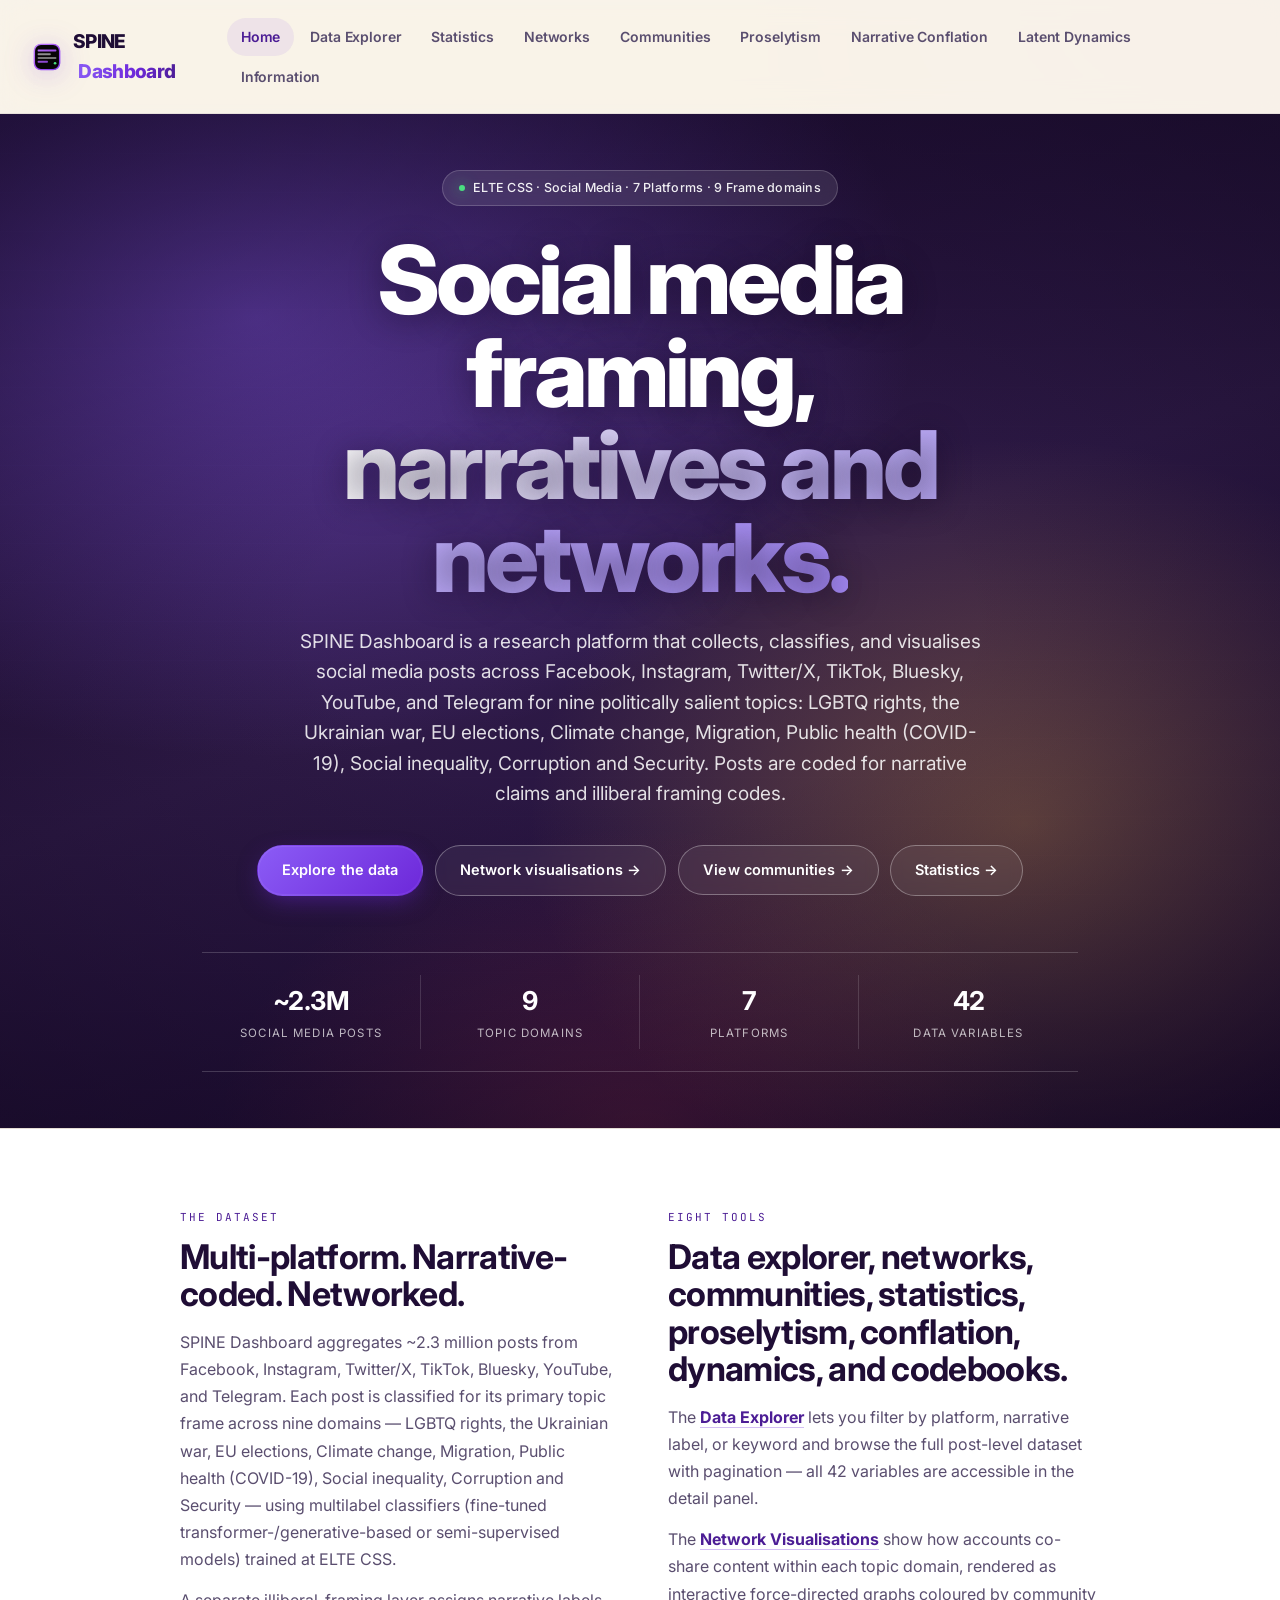
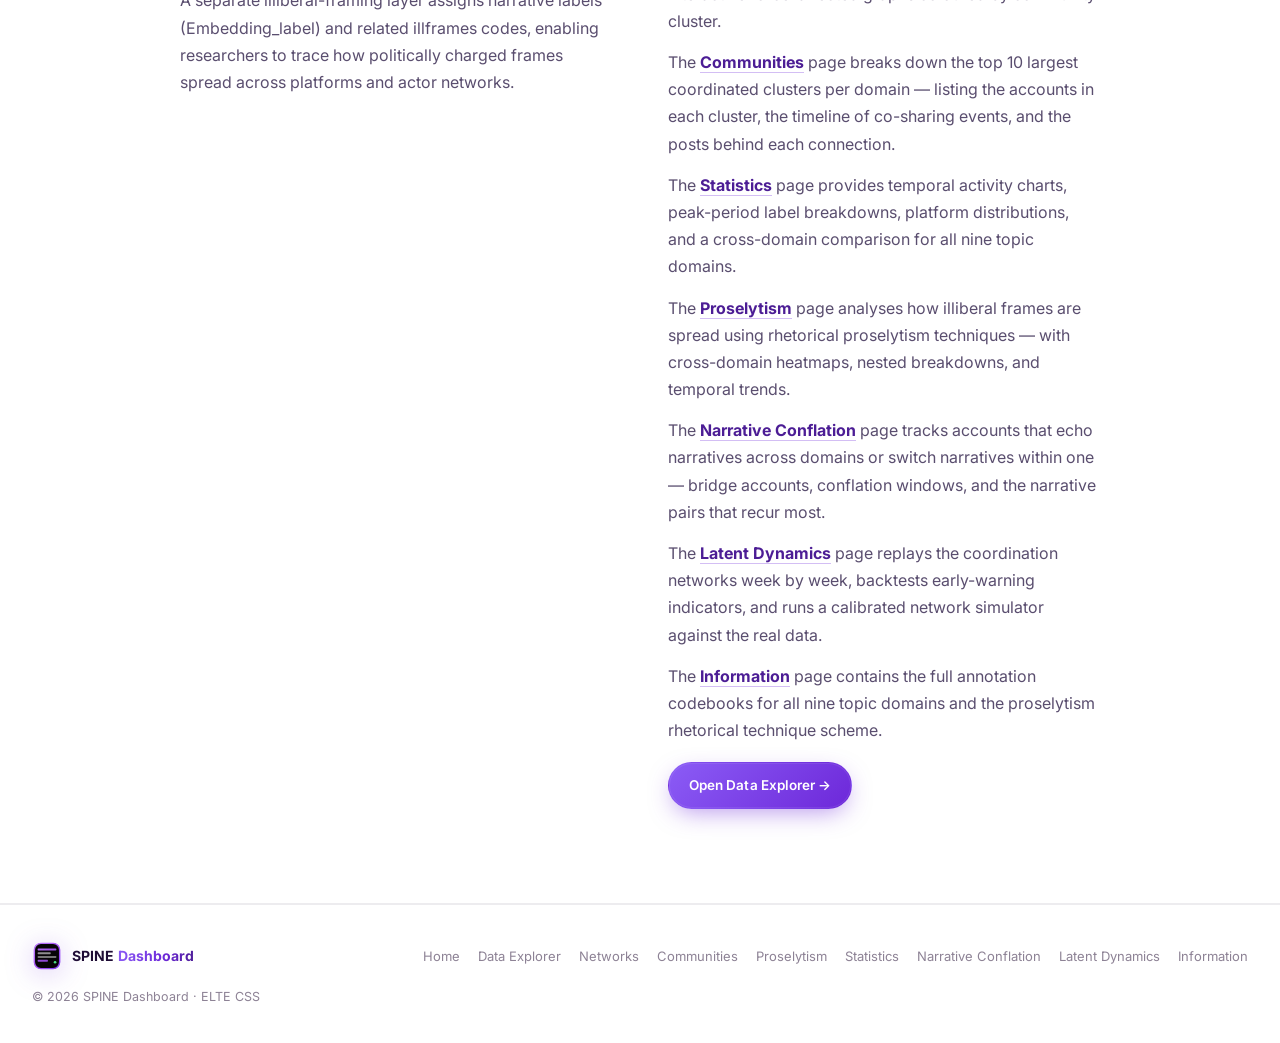
<file: index.html>
<!doctype html>
<html lang="en">
  <head>
    <meta charset="utf-8" />
    <meta name="viewport" content="width=device-width, initial-scale=1" />
    <title>SPINE Dashboard — Social Media Agenda-Setting Research Platform</title>
    <meta name="description" content="SPINE Dashboard is a social media research platform by ELTE CSS — ~2.4M posts across 7 platforms, coded for 9 topic domains including LGBTQ, Ukrainian war, EU elections, climate, and migration." />
    <link rel="icon" type="image/svg+xml" href="favicon.svg" />
    <meta name="theme-color" content="#f8f3e9" />
    <link rel="preconnect" href="https://fonts.googleapis.com" />
    <link rel="preconnect" href="https://fonts.gstatic.com" crossorigin />
    <link href="https://fonts.googleapis.com/css2?family=Inter:wght@300;400;500;600;700;800&family=JetBrains+Mono:wght@400;500&display=swap" rel="stylesheet" />
    <link rel="stylesheet" href="styles.css?v=2" />
      <script src="spine-config.js"></script>
    <script src="spine-data.js"></script>
  </head>
  <body>
    <header class="nav">
      <a href="index.html" class="logo" aria-label="SPINE Dashboard home">
        <img src="favicon.svg" class="logo-mark" alt="" aria-hidden="true" width="30" height="30" />
        <span class="logo-text"><span class="logo-prefix">SPINE</span><span class="logo-suffix">Dashboard</span></span>
      </a>
      <nav class="nav-links" aria-label="Main">
        <a href="index.html">Home</a>
        <a href="data-explorer.html">Data Explorer</a>
        <a href="statistics.html">Statistics</a>
        <a href="networks.html">Networks</a>
        <a href="communities.html">Communities</a>
        <a href="proselytism.html">Proselytism</a>
        <a href="narrative-conflation.html">Narrative Conflation</a>
        <a href="latent-dynamics.html">Latent Dynamics</a>
        <a href="information.html">Information</a>
      </nav>
    </header>

    <main>
      <section class="home-hero">
        <div class="home-hero-bg" aria-hidden="true"></div>
        <div class="home-hero-content">
          <div class="home-eyebrow">
            <span class="dot"></span> ELTE CSS · Social Media · 7 Platforms · 9 Frame domains
          </div>
          <h1 class="home-title">
            Social media framing,<br />
            <span class="gradient-text">narratives and networks.</span>
          </h1>
          <p class="home-sub">
            SPINE Dashboard is a research platform that collects, classifies, and visualises
            social media posts across Facebook, Instagram, Twitter/X, TikTok, Bluesky, YouTube,
            and Telegram for nine politically salient topics: LGBTQ rights, the Ukrainian war,
            EU elections, Climate change, Migration, Public health (COVID-19), Social inequality,
            Corruption and Security.
            Posts are coded for narrative claims and illiberal framing codes.
          </p>
          <div class="home-cta">
            <a href="data-explorer.html" class="btn btn-primary">Explore the data</a>
            <a href="networks.html" class="btn btn-ghost-on-photo">Network visualisations →</a>
            <a href="communities.html" class="btn btn-ghost-on-photo">View communities →</a>
            <a href="statistics.html" class="btn btn-ghost-on-photo">Statistics →</a>
          </div>

          <div class="home-stats">
            <div class="stat">
              <div class="stat-num">~2.3M</div>
              <div class="stat-label">Social media posts</div>
            </div>
            <div class="stat">
              <div class="stat-num">9</div>
              <div class="stat-label">Topic domains</div>
            </div>
            <div class="stat">
              <div class="stat-num">7</div>
              <div class="stat-label">Platforms</div>
            </div>
            <div class="stat">
              <div class="stat-num">42</div>
              <div class="stat-label">Data variables</div>
            </div>
          </div>
        </div>
      </section>

      <section class="home-strip">
        <div class="home-strip-inner">
          <div class="reveal">
            <div class="label">The dataset</div>
            <h2>Multi-platform. Narrative-coded. Networked.</h2>
            <p>
              SPINE Dashboard aggregates ~2.3 million posts from Facebook, Instagram, Twitter/X,
              TikTok, Bluesky, YouTube, and Telegram. Each post is classified for its primary
              topic frame across nine domains — LGBTQ rights, the Ukrainian war, EU elections,
              Climate change, Migration, Public health (COVID-19), Social inequality, Corruption
              and Security — using multilabel classifiers (fine-tuned transformer-/generative-based
              or semi-supervised models) trained at ELTE CSS.
            </p>
            <p>
              A separate illiberal-framing layer assigns narrative labels
              (Embedding_label) and related illframes codes, enabling researchers to
              trace how politically charged frames spread across platforms and actor
              networks.
            </p>
          </div>
          <div class="reveal">
            <div class="label">Eight tools</div>
            <h2>Data explorer, networks, communities, statistics, proselytism, conflation, dynamics, and codebooks.</h2>
            <p>
              The <strong><a href="data-explorer.html" style="color:var(--purple-deep);border-bottom:1px solid rgba(109,40,217,0.3);">Data Explorer</a></strong>
              lets you filter by platform, narrative label, or keyword and browse
              the full post-level dataset with pagination — all 42 variables are
              accessible in the detail panel.
            </p>
            <p>
              The <strong><a href="networks.html" style="color:var(--purple-deep);border-bottom:1px solid rgba(109,40,217,0.3);">Network Visualisations</a></strong>
              show how accounts co-share content within each topic domain,
              rendered as interactive force-directed graphs coloured by community cluster.
            </p>
            <p>
              The <strong><a href="communities.html" style="color:var(--purple-deep);border-bottom:1px solid rgba(109,40,217,0.3);">Communities</a></strong>
              page breaks down the top 10 largest coordinated clusters per domain —
              listing the accounts in each cluster, the timeline of co-sharing events,
              and the posts behind each connection.
            </p>
            <p>
              The <strong><a href="statistics.html" style="color:var(--purple-deep);border-bottom:1px solid rgba(109,40,217,0.3);">Statistics</a></strong>
              page provides temporal activity charts, peak-period label breakdowns,
              platform distributions, and a cross-domain comparison for all nine topic domains.
            </p>
            <p>
              The <strong><a href="proselytism.html" style="color:var(--purple-deep);border-bottom:1px solid rgba(109,40,217,0.3);">Proselytism</a></strong>
              page analyses how illiberal frames are spread using rhetorical proselytism techniques —
              with cross-domain heatmaps, nested breakdowns, and temporal trends.
            </p>
            <p>
              The <strong><a href="narrative-conflation.html" style="color:var(--purple-deep);border-bottom:1px solid rgba(109,40,217,0.3);">Narrative Conflation</a></strong>
              page tracks accounts that echo narratives across domains or switch narratives within
              one — bridge accounts, conflation windows, and the narrative pairs that recur most.
            </p>
            <p>
              The <strong><a href="latent-dynamics.html" style="color:var(--purple-deep);border-bottom:1px solid rgba(109,40,217,0.3);">Latent Dynamics</a></strong>
              page replays the coordination networks week by week, backtests early-warning
              indicators, and runs a calibrated network simulator against the real data.
            </p>
            <p>
              The <strong><a href="information.html" style="color:var(--purple-deep);border-bottom:1px solid rgba(109,40,217,0.3);">Information</a></strong>
              page contains the full annotation codebooks for all nine topic domains and the
              proselytism rhetorical technique scheme.
            </p>
            <p style="margin-top:18px;">
              <a href="data-explorer.html" class="btn btn-primary" style="font-size:13.5px;padding:11px 20px;">Open Data Explorer →</a>
            </p>
          </div>
        </div>
      </section>
    </main>

    <footer class="footer">
      <div class="footer-inner">
        <div class="footer-brand">
          <img src="favicon.svg" class="logo-mark" alt="" aria-hidden="true" width="24" height="24" />
          <span><span class="logo-prefix">SPINE</span><span class="logo-suffix">Dashboard</span></span>
        </div>
        <div class="footer-links">
          <a href="index.html">Home</a>
          <a href="data-explorer.html">Data Explorer</a>
          <a href="networks.html">Networks</a>
          <a href="communities.html">Communities</a>
          <a href="proselytism.html">Proselytism</a>
          <a href="statistics.html">Statistics</a>
          <a href="narrative-conflation.html">Narrative Conflation</a>
          <a href="latent-dynamics.html">Latent Dynamics</a>
          <a href="information.html">Information</a>
        </div>
        <div class="footer-copy">© <span id="year"></span> SPINE Dashboard · ELTE CSS</div>
      </div>
    </footer>

    <script src="script.js"></script>
  </body>
</html>
</file>
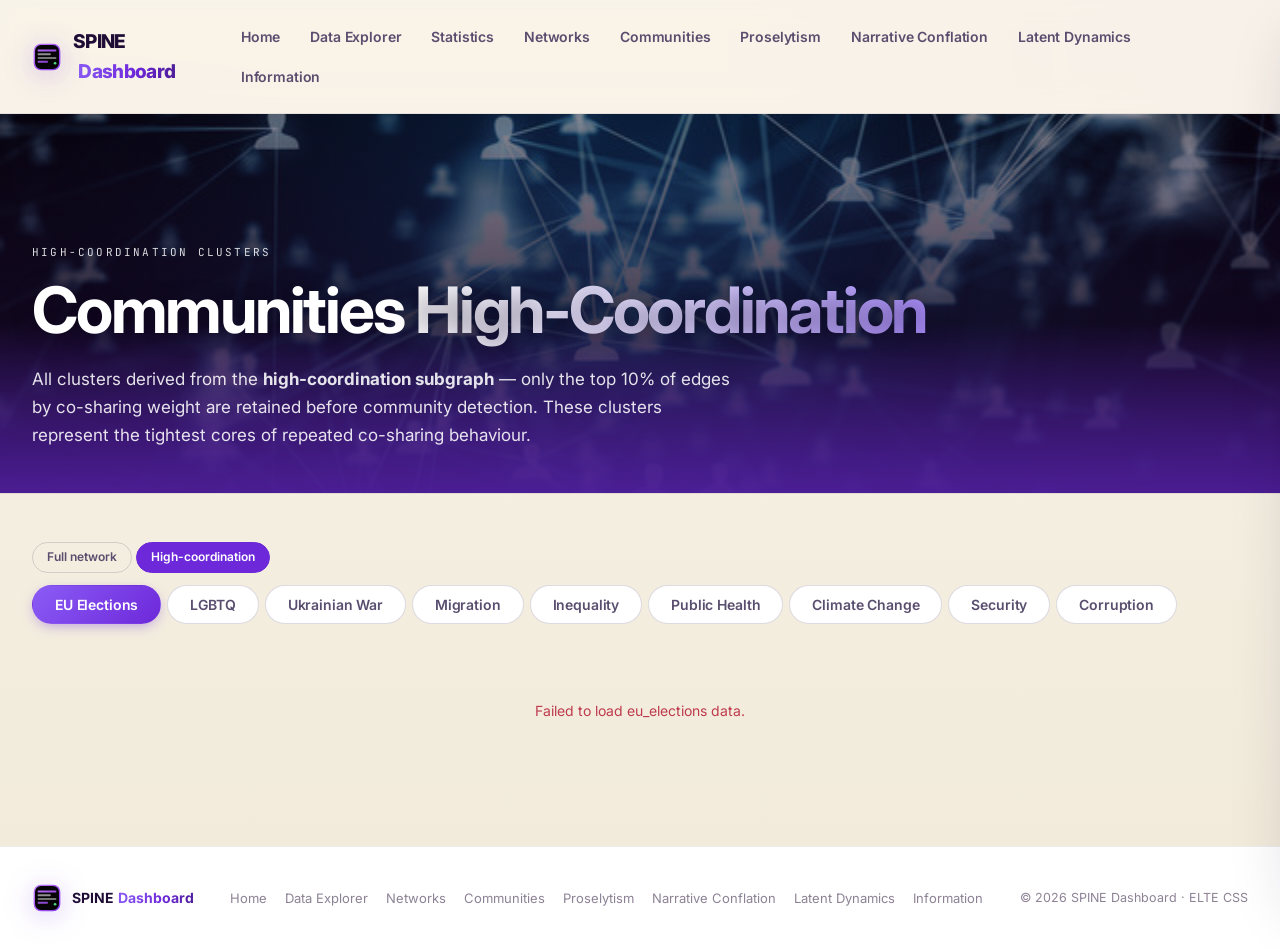
<file: communities-coordinated.html>
<!doctype html>
<html lang="en">
  <head>
    <meta charset="utf-8" />
    <meta name="viewport" content="width=device-width, initial-scale=1" />
    <title>High-Coordination Communities — SPINE Dashboard</title>
    <link rel="icon" type="image/svg+xml" href="favicon.svg" />
    <meta name="theme-color" content="#f8f3e9" />
    <link rel="preconnect" href="https://fonts.googleapis.com" />
    <link rel="preconnect" href="https://fonts.gstatic.com" crossorigin />
    <link href="https://fonts.googleapis.com/css2?family=Inter:wght@300;400;500;600;700;800&family=JetBrains+Mono:wght@400;500&display=swap" rel="stylesheet" />
    <link rel="stylesheet" href="styles.css?v=2" />
    <style>
      .cm-cluster-card { border:1px solid var(--border); border-radius:var(--radius); background:var(--paper); box-shadow:var(--shadow-sm); margin-bottom:10px; overflow:hidden; transition:box-shadow 0.18s var(--ease); }
      .cm-cluster-card:hover { box-shadow:var(--shadow-md); }
      .cm-cluster-header { display:flex; align-items:center; gap:14px; padding:14px 18px; cursor:pointer; background:var(--bg); border-bottom:1px solid transparent; transition:background 0.15s var(--ease); user-select:none; }
      .cm-cluster-card:not(.cm-collapsed) .cm-cluster-header { border-bottom-color:var(--border); }
      .cm-cluster-header:hover { background:var(--purple-soft); }
      .cm-rank { font-family:"JetBrains Mono",monospace; font-size:18px; font-weight:700; color:var(--purple-deep); min-width:34px; letter-spacing:-0.03em; }
      .cm-cluster-meta { flex:1; display:flex; flex-wrap:wrap; gap:6px 16px; align-items:baseline; }
      .cm-cluster-label { font-size:14px; font-weight:700; color:var(--ink); letter-spacing:-0.01em; }
      .cm-dom-label { display:inline-block; font-size:11px; color:var(--purple-deep); background:var(--purple-soft); border:1px solid rgba(109,40,217,0.18); border-radius:4px; padding:1px 8px; max-width:380px; overflow:hidden; text-overflow:ellipsis; white-space:nowrap; vertical-align:middle; }
      .cm-meta-pill { font-size:11.5px; color:var(--ink-dim); font-family:"JetBrains Mono",monospace; }
      .cm-meta-pill strong { color:var(--ink); font-weight:600; }
      .cm-platform-row { display:inline-flex; gap:4px; flex-wrap:wrap; }
      .cm-date-range { font-family:"JetBrains Mono",monospace; font-size:11px; color:var(--purple-deep); background:var(--purple-soft); padding:2px 8px; border-radius:5px; border:1px solid var(--purple-light); }
      .cm-toggle { font-size:14px; color:var(--ink-faint); transition:transform 0.2s var(--ease); flex-shrink:0; }
      .cm-collapsed .cm-toggle { transform:rotate(-90deg); }
      .cm-cluster-body { display:grid; grid-template-columns:1fr 1fr; }
      .cm-collapsed .cm-cluster-body { display:none; }
      .cm-col { padding:14px 18px; max-height:380px; overflow-y:auto; }
      .cm-col+.cm-col { border-left:1px solid var(--border); }
      .cm-col-head { font-size:10.5px; font-weight:700; text-transform:uppercase; letter-spacing:0.14em; color:var(--purple-deep); font-family:"JetBrains Mono",monospace; margin-bottom:10px; }
      .cm-account-row { display:flex; align-items:center; gap:7px; padding:5px 7px; border-radius:7px; cursor:pointer; transition:background 0.12s var(--ease); }
      .cm-account-row:hover { background:var(--purple-soft); }
      .cm-acc-label { font-size:12.5px; color:var(--ink); font-family:"JetBrains Mono",monospace; flex:1; min-width:0; overflow:hidden; text-overflow:ellipsis; white-space:nowrap; }
      .cm-acc-label.has-name { font-family:"Inter",sans-serif; font-size:13px; }
      .cm-degree-badge { font-size:10px; color:var(--ink-faint); flex-shrink:0; }
      .cm-show-more { font-size:12px; color:var(--purple-deep); cursor:pointer; padding:6px 7px; font-family:"JetBrains Mono",monospace; border-radius:6px; transition:background 0.12s; }
      .cm-show-more:hover { background:var(--purple-soft); }
      .cm-edge-row { display:flex; align-items:center; gap:6px; padding:5px 7px; border-radius:7px; cursor:pointer; transition:background 0.12s var(--ease); font-size:11.5px; }
      .cm-edge-row:hover { background:var(--purple-soft); }
      .cm-edge-date { font-family:"JetBrains Mono",monospace; font-size:10.5px; color:var(--ink-faint); min-width:82px; flex-shrink:0; }
      .cm-edge-accounts { flex:1; min-width:0; display:flex; align-items:center; gap:4px; overflow:hidden; }
      .cm-edge-id { font-family:"JetBrains Mono",monospace; color:var(--ink); overflow:hidden; text-overflow:ellipsis; white-space:nowrap; max-width:70px; font-size:10.5px; }
      .cm-arrow { color:var(--ink-faint); flex-shrink:0; }
      .cm-edge-w { font-family:"JetBrains Mono",monospace; font-size:10px; color:var(--amber-deep); background:var(--amber-soft); padding:1px 5px; border-radius:4px; flex-shrink:0; }
      .cm-empty { font-size:12.5px; color:var(--ink-faint); padding:10px 0; }
      .cm-stats-bar { display:flex; gap:24px; flex-wrap:wrap; padding:12px 18px; background:var(--paper); border:1px solid var(--border); border-radius:var(--radius); margin-bottom:16px; font-size:13px; color:var(--ink-dim); }
      .cm-stats-bar strong { color:var(--ink); }
      .net-post-overlay { display:none; position:fixed; inset:0; background:rgba(15,6,28,.45); z-index:100; backdrop-filter:blur(2px); }
      .net-post-overlay.is-open { display:block; }
      .net-post-panel { position:fixed; top:0; right:0; bottom:0; width:min(540px,96vw); background:var(--paper); z-index:101; transform:translateX(100%); transition:transform 0.3s cubic-bezier(0.22,1,0.36,1); box-shadow:var(--shadow-lg); border-left:1px solid var(--border); display:flex; flex-direction:column; }
      .net-post-panel.is-open { transform:translateX(0); }
      .net-post-header { background:var(--paper); border-bottom:1px solid var(--border); padding:16px 20px; display:flex; align-items:flex-start; justify-content:space-between; gap:12px; flex-shrink:0; }
      .net-post-title { font-size:14px; font-weight:700; color:var(--ink); word-break:break-all; font-family:"JetBrains Mono",monospace; }
      .net-post-subtitle { font-size:11px; color:var(--ink-faint); font-family:"JetBrains Mono",monospace; margin-top:3px; }
      .net-tab-bar { display:flex; border-bottom:1px solid var(--border); background:var(--paper); flex-shrink:0; }
      .net-tab-btn { flex:1; padding:10px 14px; font-size:12.5px; font-weight:600; color:var(--ink-dim); background:none; border:none; border-bottom:2px solid transparent; cursor:pointer; font-family:inherit; transition:color 0.15s,border-color 0.15s; text-align:center; }
      .net-tab-btn.is-active { color:var(--purple-deep); border-bottom-color:var(--purple); }
      .net-tab-btn:hover:not(.is-active) { color:var(--ink); background:var(--bg-soft,#f5f0fb); }
      .net-post-body { padding:4px 20px 20px; flex:1; overflow-y:auto; }
      .np-info-bar { font-size:11px; color:var(--ink-faint); font-family:"JetBrains Mono",monospace; padding:10px 0 6px; border-bottom:1px solid var(--border); margin-bottom:2px; }
      .np-card { padding:14px 0; border-bottom:1px solid var(--border); }
      .np-card:last-child { border-bottom:none; }
      .np-meta { display:flex; gap:7px; align-items:center; flex-wrap:wrap; margin-bottom:6px; }
      .np-date { font-family:"JetBrains Mono",monospace; font-size:10.5px; color:var(--ink-faint); }
      .np-user { font-size:12px; font-weight:600; color:var(--purple-deep); }
      .np-text { font-size:13px; color:var(--ink-dim); line-height:1.55; margin:5px 0; }
      .np-labels { display:flex; gap:5px; flex-wrap:wrap; margin-top:6px; }
      .np-lbl { font-size:10px; padding:2px 7px; border-radius:999px; background:var(--purple-soft); color:var(--purple-deep); border:1px solid var(--purple-light); }
      .np-lbl.ukraine { background:var(--amber-soft); color:var(--amber-deep); border-color:rgba(184,135,70,.3); }
      .np-lbl.lgbtq { background:rgba(190,58,77,.08); color:var(--rose); border-color:rgba(190,58,77,.25); }
      .np-lbl.migration { background:rgba(16,185,129,.10); color:#065f46; border-color:rgba(16,185,129,.30); }
      .np-lbl.inequality { background:rgba(37,99,235,.10); color:#1e3a8a; border-color:rgba(37,99,235,.30); }
      .np-lbl.public_health { background:rgba(217,119,6,.10); color:#92400e; border-color:rgba(217,119,6,.30); }
      .np-lbl.climate { background:rgba(5,150,105,.10); color:#064e3b; border-color:rgba(5,150,105,.30); }
      .np-lbl.security { background:rgba(220,38,38,.10); color:#7f1d1d; border-color:rgba(220,38,38,.30); }
      .np-lbl.corruption { background:rgba(124,58,237,.10); color:#4c1d95; border-color:rgba(124,58,237,.30); }
      .np-account-sep { padding:10px 0 6px; margin-top:10px; border-top:1px solid var(--border); font-size:10.5px; font-weight:700; text-transform:uppercase; letter-spacing:.12em; color:var(--purple-deep); font-family:"JetBrains Mono",monospace; word-break:break-all; }
      .np-empty { padding:32px 0; text-align:center; color:var(--ink-faint); font-size:13px; }
      .view-toggle { display:flex; gap:4px; margin-bottom:12px; }
      .view-opt { font-size:12px; font-weight:600; padding:5px 14px; border-radius:999px; border:1px solid var(--border-strong); color:var(--ink-dim); text-decoration:none; transition:all 0.15s var(--ease); }
      .view-opt:hover { border-color:var(--purple); color:var(--purple-deep); }
      .view-opt-active { background:var(--purple); color:#fff !important; border-color:var(--purple); }
      @media (max-width:700px) {
        .cm-cluster-body { grid-template-columns:1fr; }
        .cm-col+.cm-col { border-left:none; border-top:1px solid var(--border); }
      }
    </style>
      <script src="spine-config.js"></script>
    <script src="spine-data.js"></script>
  </head>
  <body>
    <header class="nav">
      <a href="index.html" class="logo" aria-label="SPINE Dashboard home">
        <img src="favicon.svg" class="logo-mark" alt="" aria-hidden="true" width="30" height="30" />
        <span class="logo-text"><span class="logo-prefix">SPINE</span><span class="logo-suffix">Dashboard</span></span>
      </a>
      <nav class="nav-links" aria-label="Main">
        <a href="index.html">Home</a>
        <a href="data-explorer.html">Data Explorer</a>
        <a href="statistics.html">Statistics</a>
        <a href="networks.html">Networks</a>
        <a href="communities.html">Communities</a>
        <a href="proselytism.html">Proselytism</a>
        <a href="narrative-conflation.html">Narrative Conflation</a>
        <a href="latent-dynamics.html">Latent Dynamics</a>
        <a href="information.html">Information</a>
      </nav>
    </header>

    <main>
      <section class="page-hero">
        <div class="page-hero-bg network" aria-hidden="true"></div>
        <div class="page-hero-content">
          <span class="section-label">High-coordination clusters</span>
          <h1>Communities <span class="gradient-text">High-Coordination</span></h1>
          <p class="lead" id="cm-hero-lead">
            All clusters derived from the <strong>high-coordination subgraph</strong> —
            only the top 1% of edges by co-sharing weight are retained before community
            detection. These clusters represent the tightest cores of repeated co-sharing
            behaviour.
          </p>
        </div>
      </section>

      <section class="body-section">
        <div class="container">

          <div class="view-toggle">
            <a href="communities.html" class="view-opt">Full network</a>
            <a href="communities-coordinated.html" class="view-opt view-opt-active">High-coordination</a>
          </div>

          <div class="network-tabs" role="tablist" aria-label="Topic domains" style="margin-bottom:16px">
            <button class="network-tab is-active" role="tab" aria-selected="true"  data-topic="eu_elections">EU Elections</button>
            <button class="network-tab" role="tab" aria-selected="false" data-topic="lgbtq">LGBTQ</button>
            <button class="network-tab" role="tab" aria-selected="false" data-topic="ukrainian_war">Ukrainian War</button>
            <button class="network-tab" role="tab" aria-selected="false" data-topic="migration">Migration</button>
            <button class="network-tab" role="tab" aria-selected="false" data-topic="inequality">Inequality</button>
            <button class="network-tab" role="tab" aria-selected="false" data-topic="public_health">Public Health</button>
            <button class="network-tab" role="tab" aria-selected="false" data-topic="climate">Climate Change</button>
            <button class="network-tab" role="tab" aria-selected="false" data-topic="security">Security</button>
            <button class="network-tab" role="tab" aria-selected="false" data-topic="corruption">Corruption</button>
          </div>

          <div class="cm-stats-bar" id="cm-stats" style="display:none"></div>
          <div id="cm-container">
            <div class="table-placeholder"><div class="spinner"></div>Loading communities…</div>
          </div>

        </div>
      </section>
    </main>

    <div class="net-post-overlay" id="net-post-overlay"></div>
    <aside class="net-post-panel" id="net-post-panel" aria-label="Account posts">
      <div class="net-post-header">
        <div>
          <div class="net-post-title"    id="net-post-title"></div>
          <div class="net-post-subtitle" id="net-post-subtitle"></div>
        </div>
        <button class="detail-close" id="net-post-close" aria-label="Close">&#x2715;</button>
      </div>
      <div class="net-tab-bar">
        <button class="net-tab-btn is-active" id="cm-tab-btn-rel">Co-sharing posts</button>
        <button class="net-tab-btn"           id="cm-tab-btn-all">All posts</button>
      </div>
      <div class="net-post-body">
        <div id="cm-tab-rel"></div>
        <div id="cm-tab-all" hidden></div>
      </div>
    </aside>

    <footer class="footer">
      <div class="footer-inner">
        <div class="footer-brand">
          <img src="favicon.svg" class="logo-mark" alt="" aria-hidden="true" width="24" height="24" />
          <span><span class="logo-prefix">SPINE</span><span class="logo-suffix">Dashboard</span></span>
        </div>
        <div class="footer-links">
          <a href="index.html">Home</a>
          <a href="data-explorer.html">Data Explorer</a>
          <a href="networks.html">Networks</a>
          <a href="communities.html">Communities</a>
        <a href="proselytism.html">Proselytism</a>
        <a href="narrative-conflation.html">Narrative Conflation</a>
        <a href="latent-dynamics.html">Latent Dynamics</a>
        <a href="information.html">Information</a>
        </div>
        <div class="footer-copy">© <span id="year"></span> SPINE Dashboard · ELTE CSS</div>
      </div>
    </footer>

    <script src="script.js"></script>
    <script>
    (function(){
      'use strict';

      // Fraction of edges (by weight) to KEEP as "high coordination", per topic.
      // eu_elections/lgbtq/ukrainian_war use the finalized top-10% cutoff;
      // the rest keep the original top-1% cutoff.
      var HC_KEEP_FRACTION={eu_elections:0.10,lgbtq:0.10,ukrainian_war:0.10};
      function hcKeepFraction(topic){return HC_KEEP_FRACTION[topic]??0.01;}

      function filterToTopEdges(data,topic){
        var weights=data.edges.map(function(e){return e.weight;}).sort(function(a,b){return a-b;});
        if(!weights.length) return data;
        var threshold=weights[Math.floor(weights.length*(1-hcKeepFraction(topic)))];
        var filteredEdges=data.edges.filter(function(e){return e.weight>=threshold;});
        var nodeSet=new Set();
        var degreeMap={};
        filteredEdges.forEach(function(e){
          nodeSet.add(e.source);nodeSet.add(e.target);
          degreeMap[e.source]=(degreeMap[e.source]||0)+1;
          degreeMap[e.target]=(degreeMap[e.target]||0)+1;
        });
        var filteredNodes=data.nodes.filter(function(n){return nodeSet.has(n.id);}).map(function(n){
          return Object.assign({},n,{degree:degreeMap[n.id]||0});
        });
        var edgeKeySet=new Set(filteredEdges.map(function(e){return[e.source,e.target].sort().join('|');}));
        var filteredFrames=data.frames
          .map(function(f){return Object.assign({},f,{new:f.new.filter(function(e){return edgeKeySet.has([e.sf,e.tf].sort().join('|'));})});})
          .filter(function(f){return f.new.length>0;});
        return Object.assign({},data,{
          nodes:filteredNodes,edges:filteredEdges,frames:filteredFrames,
          stats:Object.assign({},data.stats,{nodeCount:filteredNodes.length,edgeCount:filteredEdges.length,frameCount:filteredFrames.length}),
        });
      }

      const MIGRATION_LABELS={901:'Culture under attack',902:'Economic burden',903:'Illegals and fraudsters',904:'Extradition necessity',905:'Nation state should decide',906:'Administrative burden',907:'General system failure',908:'Security threat',909:'Criminals',910:'Welfare state overload'};
      const EU_ELECTION_RAW=new Set(["EU institutions are illegitimate and corrupt.","EU/European national and local elections are rigged or invalid.","EU institutions and Western democracies are inefficient compared to authoritarian regimes.","EU institutions and Western democracies are inefficient compared to authoritarian or illiberal regimes.","Immigrants are seizing power in the EU/immigration has negative economic/social/cultural/security consequences.","Immigrants are seizing power in the EU, which has negative economic, social, cultural or security consequences.","The EU is a neocolonial project oppressing developing and emerging countries.","The EU is a neocolonial project oppressing least developed, low-income or Global South nations and economies","The EU poses a risk to the sovereignty of European nations by challenging their political and national autonomy.","The EU poses a risk to the sovereignty of its Member States, European nations and neighbouring countries by challenging their economic, political, security and national autonomy.","The EU's environmental policies and green agenda are inefficient and pointless, with negative consequences for the domestic economy, society, and public health.","The EU's environmental policies and green agenda are inefficient and have negative consequences for domestic economies, societies, public health and security."]);
      const EU_LABEL_MERGE={"EU institutions are illegitimate and corrupt.":"Illegitimate and corrupt EU institutions","The EU poses a risk to the sovereignty of European nations by challenging their political and national autonomy.":"Threat to national sovereignty","The EU poses a risk to the sovereignty of its Member States, European nations and neighbouring countries by challenging their economic, political, security and national autonomy.":"Threat to national sovereignty","EU/European national and local elections are rigged or invalid.":"Rigged or invalid EU/European national and local elections","Immigrants are seizing power in the EU/immigration has negative economic/social/cultural/security consequences.":"Immigrant policies with harmful consequences","Immigrants are seizing power in the EU, which has negative economic, social, cultural or security consequences.":"Immigrant policies with harmful consequences","The EU's environmental policies and green agenda are inefficient and pointless, with negative consequences for the domestic economy, society, and public health.":"Unefficient and harmful environmental policies and green agenda","The EU's environmental policies and green agenda are inefficient and have negative consequences for domestic economies, societies, public health and security.":"Unefficient and harmful environmental policies and green agenda","The EU is a neocolonial project oppressing developing and emerging countries.":"Neocolonialism and oppression of developing and emerging countries","The EU is a neocolonial project oppressing least developed, low-income or Global South nations and economies":"Neocolonialism and oppression of developing and emerging countries","EU institutions and Western democracies are inefficient compared to authoritarian regimes.":"Inefficient system compared to authoritarian regimes","EU institutions and Western democracies are inefficient compared to authoritarian or illiberal regimes.":"Inefficient system compared to authoritarian regimes"};

      function topicLabel(topic,post){
        const skip=new Set(['None of them','None of Them','none of them']);
        if(topic==='lgbtq'){const v=post.LMBTQ_major_1;return(v&&!skip.has(v))?v:null;}
        if(topic==='ukrainian_war'){const v=post.Ukrain_war_major_1;return(v&&!skip.has(v))?v:null;}
        if(topic==='eu_elections'){const v=post.Embedding_label_1;if(!v||!EU_ELECTION_RAW.has(v))return null;return EU_LABEL_MERGE[v]??v;}
        if(topic==='migration'){const code=post.pred!=null?parseInt(post.pred,10):null;return code&&MIGRATION_LABELS[code]?MIGRATION_LABELS[code]:null;}
        const v=post.pred;if(!v||skip.has(v)||/^\d+$/.test(String(v)))return null;return v;
      }

      async function updateClusterLabels(topic,clusters){
        const npData=await ensureNetPosts(topic);if(!npData)return;
        for(const c of clusters){
          const el=document.getElementById(`cm-dom-label-${c.id}`);if(!el)continue;
          const counts={};
          for(const n of c.nodes){for(const pid of(npData.nodes?.[n.id]??[])){const post=npData.posts?.[pid];if(!post)continue;const lbl=topicLabel(topic,post);if(lbl)counts[lbl]=(counts[lbl]||0)+1;}}
          const top=Object.entries(counts).sort((a,b)=>b[1]-a[1])[0];if(top)el.textContent=top[0];
        }
      }

      const overlay=document.getElementById('net-post-overlay'),panel=document.getElementById('net-post-panel');
      const panelTitle=document.getElementById('net-post-title'),panelSub=document.getElementById('net-post-subtitle');
      const panelClose=document.getElementById('net-post-close');
      const cmTabBtnRel=document.getElementById('cm-tab-btn-rel'),cmTabBtnAll=document.getElementById('cm-tab-btn-all');
      const cmTabRelDiv=document.getElementById('cm-tab-rel'),cmTabAllDiv=document.getElementById('cm-tab-all');

      panelClose.addEventListener('click',()=>closePanel());
      overlay.addEventListener('click',()=>closePanel());
      document.addEventListener('keydown',e=>{if(e.key==='Escape')closePanel();});
      function openPanel(){overlay.classList.add('is-open');panel.classList.add('is-open');}
      function closePanel(){overlay.classList.remove('is-open');panel.classList.remove('is-open');}
      function activateTab(name){
        cmTabBtnRel.classList.toggle('is-active',name==='rel');cmTabBtnAll.classList.toggle('is-active',name==='all');
        cmTabRelDiv.hidden=name!=='rel';cmTabAllDiv.hidden=name!=='all';
      }
      cmTabBtnRel.addEventListener('click',()=>activateTab('rel'));
      cmTabBtnAll.addEventListener('click',()=>activateTab('all'));

      const netPostsCache={};
      async function ensureNetPosts(topic){
        if(topic in netPostsCache)return netPostsCache[topic];
        try{const res=await fetch(`/api-data/net-posts/${topic}.json.gz`);if(!res.ok)throw new Error();const ds=new DecompressionStream('gzip');netPostsCache[topic]=JSON.parse(await new Response(res.body.pipeThrough(ds)).text());}
        catch(_){netPostsCache[topic]=null;}
        return netPostsCache[topic];
      }

      // Finalized per-cluster stats for eu_elections/lgbtq/ukrainian_war, sourced
      // from T4.1's high-coordination community_summary_*_hc.csv.
      const summaryCache={};
      async function ensureSummary(topic){
        if(topic in summaryCache)return summaryCache[topic];
        try{const res=await fetch(`/network-data/community-summary/${topic}_hc.json`);if(!res.ok)throw new Error();summaryCache[topic]=await res.json();}
        catch(_){summaryCache[topic]=null;}
        return summaryCache[topic];
      }

      function infoBar(html){return`<div class="np-info-bar">${html}</div>`;}
      function esc(s){const d=document.createElement('div');d.textContent=s??'';return d.innerHTML;}
      function trunc(s,n){return s&&s.length>n?s.slice(0,n)+'…':(s||'');}

      function renderPostCards(posts){
        if(!posts?.length)return '';
        return posts.map(r=>{
          const lgbtq=r.LMBTQ_major_1!=='None of them'?r.LMBTQ_major_1:null;
          const ukraine=r.Ukrain_war_major_1!=='None of them'?r.Ukrain_war_major_1:null;
          const migration=r.pred!=null?r.pred:null;
          const inequality=r.inequality_pred||null,publicHealth=r.public_health_pred||null;
          const climate=r.climate_pred||null,security=r.security_pred||null,corruption=r.corruption_pred||null;
          return`<div class="np-card">
            <div class="np-meta">
              <span class="badge platform">${esc(r.platform||'')}</span>
              <span class="np-date">${esc(r.date||'—')}</span>
              ${r.post_owner_username?`<span class="np-user">@${esc(r.post_owner_username)}</span>`:''}
              ${!r.post_owner_username&&r.post_owner_name?`<span class="np-user">${esc(r.post_owner_name)}</span>`:''}
              ${!r.post_owner_username&&!r.post_owner_name&&r.account_name?`<span class="np-user">${esc(r.account_name)}</span>`:''}
            </div>
            ${r.text?`<p class="np-text">${esc(trunc(r.text,350))}</p>`:''}
            <div class="np-labels">
              ${r.Embedding_label_1?`<span class="np-lbl">${esc(trunc(r.Embedding_label_1,55))}</span>`:''}
              ${lgbtq?`<span class="np-lbl lgbtq">LGBTQ: ${esc(trunc(lgbtq,40))}</span>`:''}
              ${ukraine?`<span class="np-lbl ukraine">Ukraine: ${esc(trunc(ukraine,40))}</span>`:''}
              ${migration?`<span class="np-lbl migration">Migration: ${esc(MIGRATION_LABELS[migration]??String(migration))}</span>`:''}
              ${inequality?`<span class="np-lbl inequality">Inequality: ${esc(trunc(inequality,40))}</span>`:''}
              ${publicHealth?`<span class="np-lbl public_health">Public Health: ${esc(trunc(publicHealth,40))}</span>`:''}
              ${climate?`<span class="np-lbl climate">Climate: ${esc(trunc(climate,40))}</span>`:''}
              ${security?`<span class="np-lbl security">Security: ${esc(trunc(security,40))}</span>`:''}
              ${corruption?`<span class="np-lbl corruption">Corruption: ${esc(trunc(corruption,40))}</span>`:''}
            </div>
          </div>`;
        }).join('');
      }

      async function fetchAccountPosts(accountId){
        try{const r=await fetch(`/api-data/account/${encodeURIComponent(accountId)}.json`);if(r.ok){const d=await r.json();return{data:d.data??[],total:d.total??0};}}catch(_){}
        try{const r=await fetch(`/api/data?accountId=${encodeURIComponent(accountId)}&pageSize=20`);if(r.ok){const d=await r.json();return{data:d.data??[],total:d.total??0};}}catch(_){}
        return{data:[],total:0};
      }

      async function openNodePanel(nodeId,cluster,degree){
        panelTitle.textContent=nodeId;panelSub.textContent=`cluster ${cluster} · degree ${degree}`;
        cmTabBtnRel.textContent='Network posts';cmTabBtnAll.textContent='All posts';
        activateTab('rel');openPanel();
        const spinner='<div class="table-placeholder"><div class="spinner"></div>Loading…</div>';
        cmTabRelDiv.innerHTML=spinner;cmTabAllDiv.innerHTML=spinner;
        const[npData,accountResult]=await Promise.all([ensureNetPosts(currentTopic),fetchAccountPosts(nodeId)]);
        const{data,total}=accountResult;
        const pids=npData?.nodes?.[nodeId]??[],nPosts=pids.map(pid=>npData?.posts?.[pid]).filter(Boolean);
        cmTabRelDiv.innerHTML=nPosts.length>0
          ?infoBar(`${nPosts.length} post${nPosts.length!==1?'s':''} from this account involved in co-sharing events`)+renderPostCards(nPosts)
          :'<div class="np-empty">No co-sharing data found for this account.</div>';
        const shown=data.length;
        cmTabAllDiv.innerHTML=infoBar(total>0?`showing ${shown} of ${total.toLocaleString()} posts in dataset`:'no posts found for this account in the dataset')
          +(shown>0?renderPostCards(data):'<div class="np-empty">No posts found. This account may not appear in the main dataset.</div>');
        if(nPosts.length===0&&total>0)activateTab('all');
      }

      async function openEdgePanel(src,tgt,weight){
        panelTitle.textContent=src;panelSub.textContent=`↔ ${tgt} · ${weight} co-shared event${weight!==1?'s':''}`;
        cmTabBtnRel.textContent='Co-sharing posts';cmTabBtnAll.textContent='Account posts';
        activateTab('rel');openPanel();
        const spinner='<div class="table-placeholder"><div class="spinner"></div>Loading…</div>';
        cmTabRelDiv.innerHTML=spinner;cmTabAllDiv.innerHTML=spinner;
        const edgeKey=[src,tgt].sort().join('|');
        const[npData,srcResult,tgtResult]=await Promise.all([ensureNetPosts(currentTopic),fetchAccountPosts(src),fetchAccountPosts(tgt)]);
        const pids=npData?.edges?.[edgeKey]??[],ePosts=pids.map(pid=>npData?.posts?.[pid]).filter(Boolean);
        cmTabRelDiv.innerHTML=ePosts.length>0
          ?infoBar(`${ePosts.length} post${ePosts.length!==1?'s':''} — the shared content that created this connection`)+renderPostCards(ePosts)
          :'<div class="np-empty">No co-sharing data found for this connection.</div>';
        let html='';
        if(srcResult.total>0||srcResult.data.length>0)html+=`<div class="np-account-sep">${esc(src)}${srcResult.total?` · ${srcResult.total.toLocaleString()} posts`:''}</div>`+renderPostCards(srcResult.data.slice(0,10));
        if(tgtResult.total>0||tgtResult.data.length>0)html+=`<div class="np-account-sep" style="margin-top:10px">${esc(tgt)}${tgtResult.total?` · ${tgtResult.total.toLocaleString()} posts`:''}</div>`+renderPostCards(tgtResult.data.slice(0,10));
        cmTabAllDiv.innerHTML=html||'<div class="np-empty">No posts found for either account.</div>';
        if(ePosts.length===0&&html)activateTab('all');
      }

      const networkCache={};
      let currentTopic='eu_elections';

      function parseId(id){const i=id.indexOf('_');return{platform:id.slice(0,i),numId:id.slice(i+1)};}

      function computeTopClusters(data,topN=10){
        const clusterNodes={},nodeToCluster={};
        for(const n of data.nodes){(clusterNodes[n.cluster]??=[]).push(n);nodeToCluster[n.id]=n.cluster;}
        const top=Object.entries(clusterNodes).sort((a,b)=>b[1].length-a[1].length).slice(0,topN)
          .map(([cid,nodes],rank)=>({rank:rank+1,id:Number(cid),nodes:[...nodes].sort((a,b)=>b.degree-a.degree),edges:[]}));
        const topIds=new Set(top.map(c=>c.id)),edgeWeight={};
        for(const e of data.edges)edgeWeight[[e.source,e.target].sort().join('|')]=e.weight;
        const seen={};
        for(const frame of data.frames){for(const e of frame.new){
          const key=[e.sf,e.tf].sort().join('|');if(seen[key])continue;
          const sc=nodeToCluster[e.sf],tc=nodeToCluster[e.tf];
          if(sc!==undefined&&sc===tc&&topIds.has(sc))seen[key]={date:frame.month,src:e.sf,tgt:e.tf,cluster:sc};
        }}
        const byCluster={};
        for(const[key,info]of Object.entries(seen))(byCluster[info.cluster]??=[]).push({key,src:info.src,tgt:info.tgt,date:info.date,weight:edgeWeight[key]??1});
        for(const c of top){c.edges=(byCluster[c.id]??[]).sort((a,b)=>a.date.localeCompare(b.date));c.firstDate=c.edges[0]?.date??null;c.lastDate=c.edges[c.edges.length-1]?.date??null;}
        return top;
      }

      const MAX_ACC=20,MAX_EDGES=30;

      function renderClusterCard(c,expanded){
        const dateRange=c.firstDate?`${c.firstDate} → ${c.lastDate}`:null;
        const accRows=c.nodes.slice(0,MAX_ACC).map(n=>{const{platform,numId}=parseId(n.id);
          return`<div class="cm-account-row" data-nodeid="${esc(n.id)}" data-cluster="${c.id}" data-degree="${n.degree}">
            <span class="badge platform" style="font-size:9.5px;padding:1px 6px">${esc(platform)}</span>
            <span class="cm-acc-label" data-accid="${esc(n.id)}">${esc(numId)}</span>
            <span class="cm-degree-badge">deg ${n.degree}</span></div>`;}).join('');
        const moreAcc=c.nodes.length>MAX_ACC?`<div class="cm-show-more" data-more-acc="${c.id}">+ ${c.nodes.length-MAX_ACC} more accounts</div>`:'';
        const edgeRows=c.edges.slice(0,MAX_EDGES).map(e=>{const s=parseId(e.src),t=parseId(e.tgt);
          return`<div class="cm-edge-row" data-src="${esc(e.src)}" data-tgt="${esc(e.tgt)}" data-weight="${e.weight}">
            <span class="cm-edge-date">${esc(e.date)}</span>
            <span class="cm-edge-accounts">
              <span class="badge platform" style="font-size:9px;padding:1px 5px">${esc(s.platform)}</span>
              <span class="cm-edge-id" title="${esc(e.src)}">${esc(s.numId.length>10?'…'+s.numId.slice(-8):s.numId)}</span>
              <span class="cm-arrow">↔</span>
              <span class="badge platform" style="font-size:9px;padding:1px 5px">${esc(t.platform)}</span>
              <span class="cm-edge-id" title="${esc(e.tgt)}">${esc(t.numId.length>10?'…'+t.numId.slice(-8):t.numId)}</span>
            </span>
            <span class="cm-edge-w">×${e.weight}</span></div>`;}).join('');
        const moreEdges=c.edges.length>MAX_EDGES?`<div class="cm-show-more" data-more-edges="${c.id}">+ ${c.edges.length-MAX_EDGES} more edges</div>`:'';
        const s=c.summary;
        const summaryPills=s?`
              <span class="cm-meta-pill" title="Edges spanning two different platforms"><strong>${esc(s.crossPlatformEdgesPct)}</strong> cross-platform</span>
              <span class="cm-meta-pill" title="Account degree range within this cluster">deg <strong>${s.minDegree}–${s.maxDegree}</strong></span>`:'';
        const summaryPlatforms=s?.platforms?.length?`
              <span class="cm-platform-row">${s.platforms.map(p=>`<span class="badge platform" style="font-size:9.5px;padding:1px 6px">${esc(p)}</span>`).join('')}</span>`:'';
        const domLabelPrefill=(s?.mainNarrative&&s.mainNarrative!=='—')?esc(s.mainNarrative):'';
        return`<div class="cm-cluster-card${expanded?'':' cm-collapsed'}" data-cluster-id="${c.id}" data-cluster-loaded="0">
          <div class="cm-cluster-header">
            <div class="cm-rank">#${c.rank}</div>
            <div class="cm-cluster-meta">
              <span class="cm-cluster-label">Cluster ${c.id}</span>
              <span class="cm-meta-pill"><strong>${c.nodes.length}</strong> accounts</span>
              <span class="cm-meta-pill"><strong>${c.edges.length}</strong> intra-cluster edges</span>
              ${summaryPills}
              ${dateRange?`<span class="cm-date-range">${esc(dateRange)}</span>`:''}
              ${summaryPlatforms}
              <span class="cm-dom-label" id="cm-dom-label-${c.id}">${domLabelPrefill}</span>
            </div>
            <div class="cm-toggle">▼</div>
          </div>
          <div class="cm-cluster-body">
            <div class="cm-col">
              <div class="cm-col-head">Accounts (${c.nodes.length})</div>
              <div id="acc-list-${c.id}">${accRows}${moreAcc}</div>
            </div>
            <div class="cm-col">
              <div class="cm-col-head">Co-sharing timeline (${c.edges.length} edges)</div>
              ${edgeRows?`<div id="edge-list-${c.id}">${edgeRows}${moreEdges}</div>`:'<div class="cm-empty">No intra-cluster edges in this period.</div>'}
            </div>
          </div>
        </div>`;
      }

      function renderClusters(clusters){
        const container=document.getElementById('cm-container');
        container.innerHTML=clusters.map((c,i)=>renderClusterCard(c,i<3)).join('');
        container.querySelectorAll('.cm-cluster-header').forEach(h=>{
          h.addEventListener('click',()=>{
            const card=h.closest('.cm-cluster-card');
            const wasCollapsed=card.classList.toggle('cm-collapsed');
            if(!wasCollapsed&&card.dataset.clusterLoaded==='0'){card.dataset.clusterLoaded='1';lazyLoadNames(card);}
          });
        });
        container.querySelectorAll('.cm-account-row').forEach(row=>{
          row.addEventListener('click',()=>openNodePanel(row.dataset.nodeid,Number(row.dataset.cluster),Number(row.dataset.degree)));
        });
        container.querySelectorAll('.cm-edge-row').forEach(row=>{
          row.addEventListener('click',()=>openEdgePanel(row.dataset.src,row.dataset.tgt,Number(row.dataset.weight)));
        });
        container.querySelectorAll('[data-more-acc]').forEach(el=>el.addEventListener('click',()=>expandAccounts(el,clusters)));
        container.querySelectorAll('.cm-cluster-card:not(.cm-collapsed)').forEach(card=>{card.dataset.clusterLoaded='1';lazyLoadNames(card);});
      }

      function expandAccounts(el,clusters){
        const cid=Number(el.dataset.moreAcc),cluster=clusters.find(c=>c.id===cid);if(!cluster)return;
        const listEl=document.getElementById(`acc-list-${cid}`);if(!listEl)return;
        const extraRows=cluster.nodes.slice(MAX_ACC).map(n=>{const{platform,numId}=parseId(n.id);
          return`<div class="cm-account-row" data-nodeid="${esc(n.id)}" data-cluster="${cid}" data-degree="${n.degree}">
            <span class="badge platform" style="font-size:9.5px;padding:1px 6px">${esc(platform)}</span>
            <span class="cm-acc-label" data-accid="${esc(n.id)}">${esc(numId)}</span>
            <span class="cm-degree-badge">deg ${n.degree}</span></div>`;}).join('');
        el.insertAdjacentHTML('beforebegin',extraRows);el.remove();
        listEl.querySelectorAll('.cm-account-row:not([data-wired])').forEach(row=>{
          row.dataset.wired='1';row.addEventListener('click',()=>openNodePanel(row.dataset.nodeid,Number(row.dataset.cluster),Number(row.dataset.degree)));
        });
        lazyLoadNames(listEl.closest('.cm-cluster-card'));
      }

      async function lazyLoadNames(cardEl){
        const spans=[...cardEl.querySelectorAll('.cm-acc-label[data-accid]')];if(!spans.length)return;
        const results=await Promise.allSettled(spans.map(sp=>fetch(`/api-data/account/${encodeURIComponent(sp.dataset.accid)}.json`).then(r=>r.ok?r.json():null).catch(()=>null)));
        results.forEach((res,i)=>{
          if(res.status!=='fulfilled'||!res.value)return;
          const post=res.value.data?.[0];if(!post)return;
          const name=post.post_owner_username?'@'+post.post_owner_username:(post.post_owner_name||post.account_name||null);
          if(name){spans[i].textContent=name;spans[i].classList.add('has-name');delete spans[i].dataset.accid;}
        });
      }

      async function loadTopic(topic){
        document.getElementById('cm-container').innerHTML='<div class="table-placeholder"><div class="spinner"></div>Loading communities…</div>';
        document.getElementById('cm-stats').style.display='none';
        const pctLabel=Math.round(hcKeepFraction(topic)*100);
        const heroLeadEl=document.getElementById('cm-hero-lead');
        if(heroLeadEl){
          heroLeadEl.innerHTML=`All clusters derived from the <strong>high-coordination subgraph</strong> — only the top ${pctLabel}% of edges by co-sharing weight are retained before community detection. These clusters represent the tightest cores of repeated co-sharing behaviour.`;
        }
        if(!networkCache[topic]){
          try{
            const res=await fetch(`/network-data/${topic}.json.gz`);if(!res.ok)throw new Error();
            const ds=new DecompressionStream('gzip');
            const raw=JSON.parse(await new Response(res.body.pipeThrough(ds)).text());
            networkCache[topic]=filterToTopEdges(raw,topic);
          }catch(e){
            document.getElementById('cm-container').innerHTML=`<div class="table-placeholder" style="color:var(--rose)">Failed to load ${topic} data.</div>`;
            return;
          }
        }
        const nd=networkCache[topic],clusters=computeTopClusters(nd,Infinity);
        const summary=await ensureSummary(topic);
        if(summary){
          const byClusterId=new Map(summary.map(s=>[s.clusterId,s]));
          for(const c of clusters){const s=byClusterId.get(c.id);if(s)c.summary=s;}
        }
        renderClusters(clusters);
        const unlabeled=clusters.filter(c=>!c.summary?.mainNarrative||c.summary.mainNarrative==='—');
        if(unlabeled.length) updateClusterLabels(topic,unlabeled);
        const nClusters=new Set(nd.nodes.map(n=>n.cluster)).size;
        const statsEl=document.getElementById('cm-stats');
        statsEl.style.display='';
        statsEl.innerHTML=
          `<span>Showing all <strong>${nClusters}</strong> communities (top ${pctLabel}% edges)</span>`+
          `<span><strong>${clusters.reduce((s,c)=>s+c.nodes.length,0)}</strong> accounts in these clusters</span>`+
          `<span><strong>${clusters.reduce((s,c)=>s+c.edges.length,0)}</strong> intra-cluster co-sharing edges</span>`;
      }

      document.querySelectorAll('.network-tab').forEach(tab=>{
        tab.addEventListener('click',()=>{
          document.querySelectorAll('.network-tab').forEach(t=>{t.classList.remove('is-active');t.setAttribute('aria-selected','false');});
          tab.classList.add('is-active');tab.setAttribute('aria-selected','true');
          currentTopic=tab.dataset.topic;loadTopic(currentTopic);
        });
      });

      loadTopic('eu_elections');
    })();
    </script>
  </body>
</html>
</file>
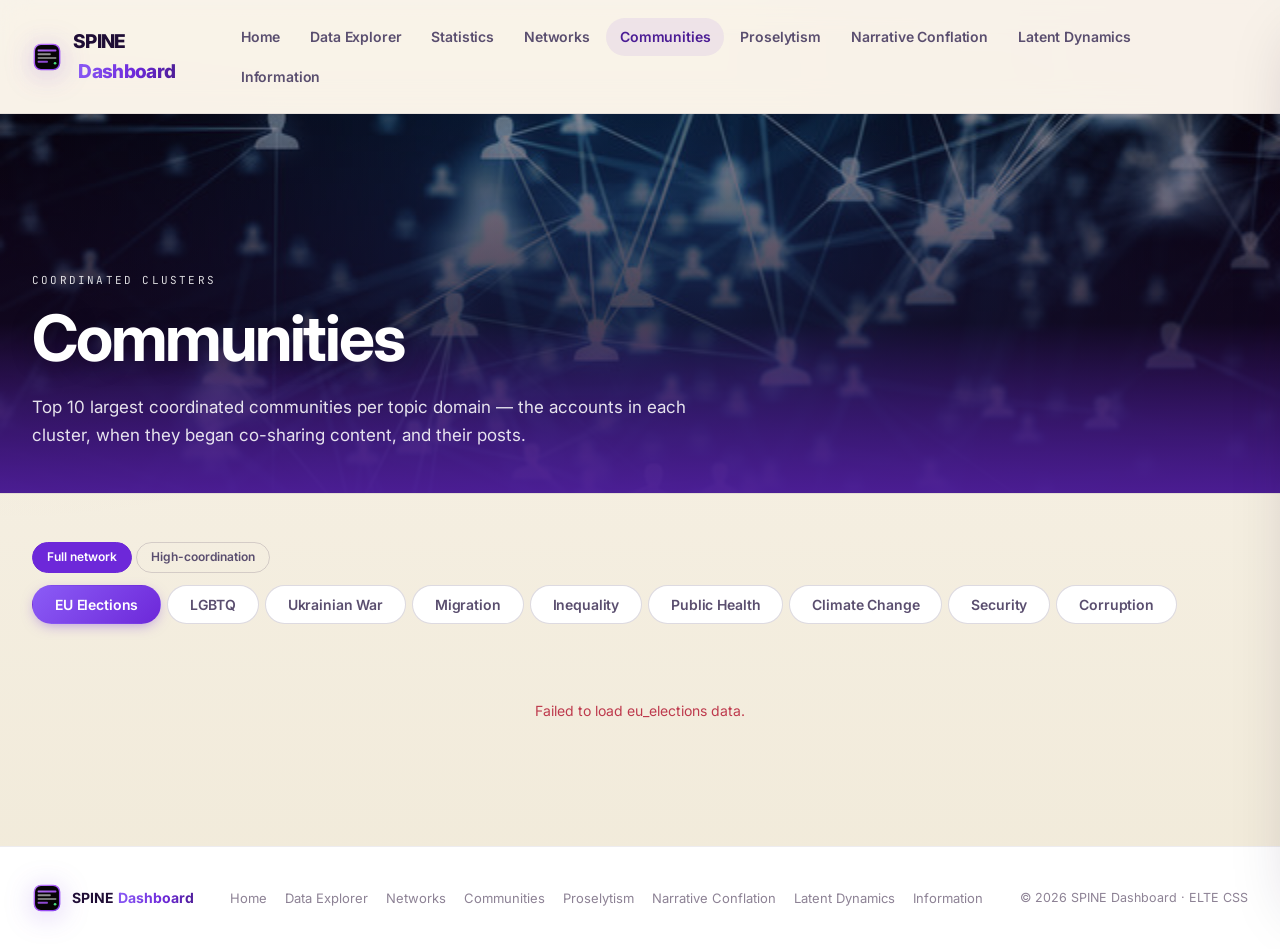
<file: communities.html>
<!doctype html>
<html lang="en">
  <head>
    <meta charset="utf-8" />
    <meta name="viewport" content="width=device-width, initial-scale=1" />
    <title>Communities — SPINE Dashboard</title>
    <link rel="icon" type="image/svg+xml" href="favicon.svg" />
    <meta name="theme-color" content="#f8f3e9" />
    <link rel="preconnect" href="https://fonts.googleapis.com" />
    <link rel="preconnect" href="https://fonts.gstatic.com" crossorigin />
    <link href="https://fonts.googleapis.com/css2?family=Inter:wght@300;400;500;600;700;800&family=JetBrains+Mono:wght@400;500&display=swap" rel="stylesheet" />
    <link rel="stylesheet" href="styles.css?v=2" />
    <style>
      /* ── Cluster cards ──────────────────────────────────────────────── */
      .cm-cluster-card {
        border: 1px solid var(--border);
        border-radius: var(--radius);
        background: var(--paper);
        box-shadow: var(--shadow-sm);
        margin-bottom: 10px;
        overflow: hidden;
        transition: box-shadow 0.18s var(--ease);
      }
      .cm-cluster-card:hover { box-shadow: var(--shadow-md); }

      .cm-cluster-header {
        display: flex;
        align-items: center;
        gap: 14px;
        padding: 14px 18px;
        cursor: pointer;
        background: var(--bg);
        border-bottom: 1px solid transparent;
        transition: background 0.15s var(--ease);
        user-select: none;
      }
      .cm-cluster-card:not(.cm-collapsed) .cm-cluster-header {
        border-bottom-color: var(--border);
      }
      .cm-cluster-header:hover { background: var(--purple-soft); }

      .cm-rank {
        font-family: "JetBrains Mono", monospace;
        font-size: 18px;
        font-weight: 700;
        color: var(--purple-deep);
        min-width: 34px;
        letter-spacing: -0.03em;
      }
      .cm-cluster-meta {
        flex: 1;
        display: flex;
        flex-wrap: wrap;
        gap: 6px 16px;
        align-items: baseline;
      }
      .cm-cluster-label {
        font-size: 14px;
        font-weight: 700;
        color: var(--ink);
        letter-spacing: -0.01em;
      }
      .cm-dom-label {
        display: inline-block;
        font-size: 11px;
        color: var(--purple-deep);
        background: var(--purple-soft);
        border: 1px solid rgba(109,40,217,0.18);
        border-radius: 4px;
        padding: 1px 8px;
        max-width: 380px;
        overflow: hidden;
        text-overflow: ellipsis;
        white-space: nowrap;
        vertical-align: middle;
      }
      .cm-meta-pill {
        font-size: 11.5px;
        color: var(--ink-dim);
        font-family: "JetBrains Mono", monospace;
      }
      .cm-meta-pill strong {
        color: var(--ink);
        font-weight: 600;
      }
      .cm-platform-row {
        display: inline-flex;
        gap: 4px;
        flex-wrap: wrap;
      }
      .cm-date-range {
        font-family: "JetBrains Mono", monospace;
        font-size: 11px;
        color: var(--purple-deep);
        background: var(--purple-soft);
        padding: 2px 8px;
        border-radius: 5px;
        border: 1px solid var(--purple-light);
      }
      .cm-toggle {
        font-size: 14px;
        color: var(--ink-faint);
        transition: transform 0.2s var(--ease);
        flex-shrink: 0;
      }
      .cm-collapsed .cm-toggle { transform: rotate(-90deg); }

      /* ── Cluster body (two-column) ──────────────────────────────────── */
      .cm-cluster-body {
        display: grid;
        grid-template-columns: 1fr 1fr;
      }
      .cm-collapsed .cm-cluster-body { display: none; }

      .cm-col {
        padding: 14px 18px;
        max-height: 380px;
        overflow-y: auto;
      }
      .cm-col + .cm-col { border-left: 1px solid var(--border); }

      .cm-col-head {
        font-size: 10.5px;
        font-weight: 700;
        text-transform: uppercase;
        letter-spacing: 0.14em;
        color: var(--purple-deep);
        font-family: "JetBrains Mono", monospace;
        margin-bottom: 10px;
      }

      /* ── Account rows ───────────────────────────────────────────────── */
      .cm-account-row {
        display: flex;
        align-items: center;
        gap: 7px;
        padding: 5px 7px;
        border-radius: 7px;
        cursor: pointer;
        transition: background 0.12s var(--ease);
      }
      .cm-account-row:hover { background: var(--purple-soft); }

      .cm-acc-label {
        font-size: 12.5px;
        color: var(--ink);
        font-family: "JetBrains Mono", monospace;
        flex: 1;
        min-width: 0;
        overflow: hidden;
        text-overflow: ellipsis;
        white-space: nowrap;
      }
      .cm-acc-label.has-name { font-family: "Inter", sans-serif; font-size: 13px; }
      .cm-degree-badge {
        font-size: 10px;
        color: var(--ink-faint);
        flex-shrink: 0;
      }
      .cm-show-more {
        font-size: 12px;
        color: var(--purple-deep);
        cursor: pointer;
        padding: 6px 7px;
        font-family: "JetBrains Mono", monospace;
        border-radius: 6px;
        transition: background 0.12s;
      }
      .cm-show-more:hover { background: var(--purple-soft); }

      /* ── Timeline / edge rows ───────────────────────────────────────── */
      .cm-edge-row {
        display: flex;
        align-items: center;
        gap: 6px;
        padding: 5px 7px;
        border-radius: 7px;
        cursor: pointer;
        transition: background 0.12s var(--ease);
        font-size: 11.5px;
      }
      .cm-edge-row:hover { background: var(--purple-soft); }

      .cm-edge-date {
        font-family: "JetBrains Mono", monospace;
        font-size: 10.5px;
        color: var(--ink-faint);
        min-width: 82px;
        flex-shrink: 0;
      }
      .cm-edge-accounts {
        flex: 1;
        min-width: 0;
        display: flex;
        align-items: center;
        gap: 4px;
        overflow: hidden;
      }
      .cm-edge-id {
        font-family: "JetBrains Mono", monospace;
        color: var(--ink);
        overflow: hidden;
        text-overflow: ellipsis;
        white-space: nowrap;
        max-width: 70px;
        font-size: 10.5px;
      }
      .cm-arrow { color: var(--ink-faint); flex-shrink: 0; }
      .cm-edge-w {
        font-family: "JetBrains Mono", monospace;
        font-size: 10px;
        color: var(--amber-deep);
        background: var(--amber-soft);
        padding: 1px 5px;
        border-radius: 4px;
        flex-shrink: 0;
      }
      .cm-empty { font-size: 12.5px; color: var(--ink-faint); padding: 10px 0; }

      /* ── Stats bar ──────────────────────────────────────────────────── */
      .cm-stats-bar {
        display: flex;
        gap: 24px;
        flex-wrap: wrap;
        padding: 12px 18px;
        background: var(--paper);
        border: 1px solid var(--border);
        border-radius: var(--radius);
        margin-bottom: 16px;
        font-size: 13px;
        color: var(--ink-dim);
      }
      .cm-stats-bar strong { color: var(--ink); }

      /* ── Post panel ──────────────────────────────────────────────────── */
      .net-post-overlay {
        display: none; position: fixed; inset: 0;
        background: rgba(15,6,28,.45); z-index: 100; backdrop-filter: blur(2px);
      }
      .net-post-overlay.is-open { display: block; }
      .net-post-panel {
        position: fixed; top: 0; right: 0; bottom: 0;
        width: min(540px, 96vw);
        background: var(--paper); z-index: 101;
        transform: translateX(100%);
        transition: transform 0.3s cubic-bezier(0.22,1,0.36,1);
        box-shadow: var(--shadow-lg);
        border-left: 1px solid var(--border);
        display: flex; flex-direction: column;
      }
      .net-post-panel.is-open { transform: translateX(0); }
      .net-post-header {
        background: var(--paper);
        border-bottom: 1px solid var(--border);
        padding: 16px 20px;
        display: flex; align-items: flex-start; justify-content: space-between; gap: 12px;
        flex-shrink: 0;
      }
      .net-post-title { font-size: 14px; font-weight: 700; color: var(--ink); word-break: break-all; font-family: "JetBrains Mono", monospace; }
      .net-post-subtitle { font-size: 11px; color: var(--ink-faint); font-family: "JetBrains Mono", monospace; margin-top: 3px; }
      .net-tab-bar { display: flex; border-bottom: 1px solid var(--border); background: var(--paper); flex-shrink: 0; }
      .net-tab-btn { flex: 1; padding: 10px 14px; font-size: 12.5px; font-weight: 600; color: var(--ink-dim); background: none; border: none; border-bottom: 2px solid transparent; cursor: pointer; font-family: inherit; transition: color 0.15s, border-color 0.15s; text-align: center; }
      .net-tab-btn.is-active { color: var(--purple-deep); border-bottom-color: var(--purple); }
      .net-tab-btn:hover:not(.is-active) { color: var(--ink); background: var(--bg-soft, #f5f0fb); }
      .net-post-body { padding: 4px 20px 20px; flex: 1; overflow-y: auto; }
      .np-info-bar { font-size: 11px; color: var(--ink-faint); font-family: "JetBrains Mono", monospace; padding: 10px 0 6px; border-bottom: 1px solid var(--border); margin-bottom: 2px; }
      .np-card { padding: 14px 0; border-bottom: 1px solid var(--border); }
      .np-card:last-child { border-bottom: none; }
      .np-meta { display: flex; gap: 7px; align-items: center; flex-wrap: wrap; margin-bottom: 6px; }
      .np-date { font-family: "JetBrains Mono", monospace; font-size: 10.5px; color: var(--ink-faint); }
      .np-user { font-size: 12px; font-weight: 600; color: var(--purple-deep); }
      .np-text { font-size: 13px; color: var(--ink-dim); line-height: 1.55; margin: 5px 0; }
      .np-labels { display: flex; gap: 5px; flex-wrap: wrap; margin-top: 6px; }
      .np-lbl { font-size: 10px; padding: 2px 7px; border-radius: 999px; background: var(--purple-soft); color: var(--purple-deep); border: 1px solid var(--purple-light); }
      .np-lbl.ukraine { background: var(--amber-soft); color: var(--amber-deep); border-color: rgba(184,135,70,.3); }
      .np-lbl.lgbtq { background: rgba(190,58,77,.08); color: var(--rose); border-color: rgba(190,58,77,.25); }
      .np-lbl.migration { background: rgba(16,185,129,.10); color: #065f46; border-color: rgba(16,185,129,.30); }
      .np-lbl.inequality { background: rgba(37,99,235,.10); color: #1e3a8a; border-color: rgba(37,99,235,.30); }
      .np-lbl.public_health { background: rgba(217,119,6,.10); color: #92400e; border-color: rgba(217,119,6,.30); }
      .np-lbl.climate { background: rgba(5,150,105,.10); color: #064e3b; border-color: rgba(5,150,105,.30); }
      .np-lbl.security { background: rgba(220,38,38,.10); color: #7f1d1d; border-color: rgba(220,38,38,.30); }
      .np-lbl.corruption { background: rgba(124,58,237,.10); color: #4c1d95; border-color: rgba(124,58,237,.30); }
      .np-account-sep { padding: 10px 0 6px; margin-top: 10px; border-top: 1px solid var(--border); font-size: 10.5px; font-weight: 700; text-transform: uppercase; letter-spacing: .12em; color: var(--purple-deep); font-family: "JetBrains Mono", monospace; word-break: break-all; }
      .np-empty { padding: 32px 0; text-align: center; color: var(--ink-faint); font-size: 13px; }

      @media (max-width: 700px) {
        .cm-cluster-body { grid-template-columns: 1fr; }
        .cm-col + .cm-col { border-left: none; border-top: 1px solid var(--border); }
      }
    </style>
      <script src="spine-config.js"></script>
    <script src="spine-data.js"></script>
  </head>
  <body>
    <header class="nav">
      <a href="index.html" class="logo" aria-label="SPINE Dashboard home">
        <img src="favicon.svg" class="logo-mark" alt="" aria-hidden="true" width="30" height="30" />
        <span class="logo-text"><span class="logo-prefix">SPINE</span><span class="logo-suffix">Dashboard</span></span>
      </a>
      <nav class="nav-links" aria-label="Main">
        <a href="index.html">Home</a>
        <a href="data-explorer.html">Data Explorer</a>
        <a href="statistics.html">Statistics</a>
        <a href="networks.html">Networks</a>
        <a href="communities.html">Communities</a>
        <a href="proselytism.html">Proselytism</a>
        <a href="narrative-conflation.html">Narrative Conflation</a>
        <a href="latent-dynamics.html">Latent Dynamics</a>
        <a href="information.html">Information</a>
      </nav>
    </header>

    <main>
      <section class="page-hero">
        <div class="page-hero-bg network" aria-hidden="true"></div>
        <div class="page-hero-content">
          <span class="section-label">Coordinated clusters</span>
          <h1>Communities <span class="gradient-text"></span></h1>
          <p class="lead">
            Top 10 largest coordinated communities per topic domain — the accounts
            in each cluster, when they began co-sharing content, and their posts.
          </p>
        </div>
      </section>

      <section class="body-section">
        <div class="container">

          <!-- View toggle -->
          <div style="display:flex;gap:4px;margin-bottom:12px">
            <a href="communities.html" style="font-size:12px;font-weight:600;padding:5px 14px;border-radius:999px;border:1px solid var(--purple);background:var(--purple);color:#fff;text-decoration:none">Full network</a>
            <a href="communities-coordinated.html" style="font-size:12px;font-weight:600;padding:5px 14px;border-radius:999px;border:1px solid var(--border-strong);color:var(--ink-dim);text-decoration:none">High-coordination</a>
          </div>

          <!-- Topic tabs -->
          <div class="network-tabs" role="tablist" aria-label="Topic domains" style="margin-bottom:16px">
            <button class="network-tab is-active" role="tab" aria-selected="true" data-topic="eu_elections">EU Elections</button>
            <button class="network-tab" role="tab" aria-selected="false" data-topic="lgbtq">LGBTQ</button>
            <button class="network-tab" role="tab" aria-selected="false" data-topic="ukrainian_war">Ukrainian War</button>
            <button class="network-tab" role="tab" aria-selected="false" data-topic="migration">Migration</button>
            <button class="network-tab" role="tab" aria-selected="false" data-topic="inequality">Inequality</button>
            <button class="network-tab" role="tab" aria-selected="false" data-topic="public_health">Public Health</button>
            <button class="network-tab" role="tab" aria-selected="false" data-topic="climate">Climate Change</button>
            <button class="network-tab" role="tab" aria-selected="false" data-topic="security">Security</button>
            <button class="network-tab" role="tab" aria-selected="false" data-topic="corruption">Corruption</button>
          </div>

          <!-- Stats bar -->
          <div class="cm-stats-bar" id="cm-stats" style="display:none"></div>

          <!-- Cluster cards -->
          <div id="cm-container">
            <div class="table-placeholder">
              <div class="spinner"></div>
              Loading communities…
            </div>
          </div>

        </div>
      </section>
    </main>

    <!-- Post panel -->
    <div class="net-post-overlay" id="net-post-overlay"></div>
    <aside class="net-post-panel" id="net-post-panel" aria-label="Account posts">
      <div class="net-post-header">
        <div>
          <div class="net-post-title"    id="net-post-title"></div>
          <div class="net-post-subtitle" id="net-post-subtitle"></div>
        </div>
        <button class="detail-close" id="net-post-close" aria-label="Close">&#x2715;</button>
      </div>
      <div class="net-tab-bar">
        <button class="net-tab-btn is-active" id="cm-tab-btn-rel">Co-sharing posts</button>
        <button class="net-tab-btn"           id="cm-tab-btn-all">All posts</button>
      </div>
      <div class="net-post-body">
        <div id="cm-tab-rel"></div>
        <div id="cm-tab-all" hidden></div>
      </div>
    </aside>

    <footer class="footer">
      <div class="footer-inner">
        <div class="footer-brand">
          <img src="favicon.svg" class="logo-mark" alt="" aria-hidden="true" width="24" height="24" />
          <span><span class="logo-prefix">SPINE</span><span class="logo-suffix">Dashboard</span></span>
        </div>
        <div class="footer-links">
          <a href="index.html">Home</a>
          <a href="data-explorer.html">Data Explorer</a>
          <a href="networks.html">Networks</a>
          <a href="communities.html">Communities</a>
        <a href="proselytism.html">Proselytism</a>
        <a href="narrative-conflation.html">Narrative Conflation</a>
        <a href="latent-dynamics.html">Latent Dynamics</a>
        <a href="information.html">Information</a>
        </div>
        <div class="footer-copy">© <span id="year"></span> SPINE Dashboard · ELTE CSS</div>
      </div>
    </footer>

    <script src="script.js"></script>
    <script>
    (function () {
      'use strict';

      // ── Migration topic label map ──────────────────────────────────────────
      const MIGRATION_LABELS = {
        901: 'Culture under attack',
        902: 'Economic burden',
        903: 'Illegals and fraudsters',
        904: 'Extradition necessity',
        905: 'Nation state should decide',
        906: 'Administrative burden',
        907: 'General system failure',
        908: 'Security threat',
        909: 'Criminals',
        910: 'Welfare state overload',
      };

      const EU_ELECTION_RAW = new Set([
        "EU institutions are illegitimate and corrupt.",
        "EU/European national and local elections are rigged or invalid.",
        "EU institutions and Western democracies are inefficient compared to authoritarian regimes.",
        "EU institutions and Western democracies are inefficient compared to authoritarian or illiberal regimes.",
        "Immigrants are seizing power in the EU/immigration has negative economic/social/cultural/security consequences.",
        "Immigrants are seizing power in the EU, which has negative economic, social, cultural or security consequences.",
        "The EU is a neocolonial project oppressing developing and emerging countries.",
        "The EU is a neocolonial project oppressing least developed, low-income or Global South nations and economies",
        "The EU poses a risk to the sovereignty of European nations by challenging their political and national autonomy.",
        "The EU poses a risk to the sovereignty of its Member States, European nations and neighbouring countries by challenging their economic, political, security and national autonomy.",
        "The EU's environmental policies and green agenda are inefficient and pointless, with negative consequences for the domestic economy, society, and public health.",
        "The EU's environmental policies and green agenda are inefficient and have negative consequences for domestic economies, societies, public health and security.",
      ]);

      const EU_LABEL_MERGE = {
        "EU institutions are illegitimate and corrupt.": "Illegitimate and corrupt EU institutions",
        "The EU poses a risk to the sovereignty of European nations by challenging their political and national autonomy.": "Threat to national sovereignty",
        "The EU poses a risk to the sovereignty of its Member States, European nations and neighbouring countries by challenging their economic, political, security and national autonomy.": "Threat to national sovereignty",
        "EU/European national and local elections are rigged or invalid.": "Rigged or invalid EU/European national and local elections",
        "Immigrants are seizing power in the EU/immigration has negative economic/social/cultural/security consequences.": "Immigrant policies with harmful consequences",
        "Immigrants are seizing power in the EU, which has negative economic, social, cultural or security consequences.": "Immigrant policies with harmful consequences",
        "The EU's environmental policies and green agenda are inefficient and pointless, with negative consequences for the domestic economy, society, and public health.": "Unefficient and harmful environmental policies and green agenda",
        "The EU's environmental policies and green agenda are inefficient and have negative consequences for domestic economies, societies, public health and security.": "Unefficient and harmful environmental policies and green agenda",
        "The EU is a neocolonial project oppressing developing and emerging countries.": "Neocolonialism and oppression of developing and emerging countries",
        "The EU is a neocolonial project oppressing least developed, low-income or Global South nations and economies": "Neocolonialism and oppression of developing and emerging countries",
        "EU institutions and Western democracies are inefficient compared to authoritarian regimes.": "Inefficient system compared to authoritarian regimes",
        "EU institutions and Western democracies are inefficient compared to authoritarian or illiberal regimes.": "Inefficient system compared to authoritarian regimes",
      };

      function topicLabel(topic, post) {
        const skip = new Set(['None of them', 'None of Them', 'none of them']);
        if (topic === 'lgbtq') {
          const v = post.LMBTQ_major_1;
          return (v && !skip.has(v)) ? v : null;
        }
        if (topic === 'ukrainian_war') {
          const v = post.Ukrain_war_major_1;
          return (v && !skip.has(v)) ? v : null;
        }
        if (topic === 'eu_elections') {
          const v = post.Embedding_label_1;
          if (!v || !EU_ELECTION_RAW.has(v)) return null;
          return EU_LABEL_MERGE[v] ?? v;
        }
        if (topic === 'migration') {
          const code = post.pred != null ? parseInt(post.pred, 10) : null;
          return code && MIGRATION_LABELS[code] ? MIGRATION_LABELS[code] : null;
        }
        const v = post.pred;
        if (!v || skip.has(v) || /^\d+$/.test(String(v))) return null;
        return v;
      }

      async function updateClusterLabels(topic, clusters) {
        const npData = await ensureNetPosts(topic);
        if (!npData) return;
        for (const c of clusters) {
          const el = document.getElementById(`cm-dom-label-${c.id}`);
          if (!el) continue;
          const counts = {};
          for (const n of c.nodes) {
            for (const pid of (npData.nodes?.[n.id] ?? [])) {
              const post = npData.posts?.[pid];
              if (!post) continue;
              const lbl = topicLabel(topic, post);
              if (lbl) counts[lbl] = (counts[lbl] || 0) + 1;
            }
          }
          const top = Object.entries(counts).sort((a, b) => b[1] - a[1])[0];
          if (top) el.textContent = top[0];
        }
      }

      // ── Post panel helpers ────────────────────────────────────────────────
      const overlay      = document.getElementById('net-post-overlay');
      const panel        = document.getElementById('net-post-panel');
      const panelTitle   = document.getElementById('net-post-title');
      const panelSub     = document.getElementById('net-post-subtitle');
      const panelClose   = document.getElementById('net-post-close');
      const cmTabBtnRel  = document.getElementById('cm-tab-btn-rel');
      const cmTabBtnAll  = document.getElementById('cm-tab-btn-all');
      const cmTabRelDiv  = document.getElementById('cm-tab-rel');
      const cmTabAllDiv  = document.getElementById('cm-tab-all');

      panelClose.addEventListener('click', () => closePanel());
      overlay.addEventListener('click',    () => closePanel());
      document.addEventListener('keydown', (e) => { if (e.key === 'Escape') closePanel(); });

      function openPanel()  { overlay.classList.add('is-open');    panel.classList.add('is-open'); }
      function closePanel() { overlay.classList.remove('is-open'); panel.classList.remove('is-open'); }

      function activateTab(name) {
        cmTabBtnRel.classList.toggle('is-active', name === 'rel');
        cmTabBtnAll.classList.toggle('is-active', name === 'all');
        cmTabRelDiv.hidden = (name !== 'rel');
        cmTabAllDiv.hidden = (name !== 'all');
      }
      cmTabBtnRel.addEventListener('click', () => activateTab('rel'));
      cmTabBtnAll.addEventListener('click', () => activateTab('all'));

      const netPostsCache = {};
      async function ensureNetPosts(topic) {
        if (topic in netPostsCache) return netPostsCache[topic];
        try {
          const res = await fetch(`/api-data/net-posts/${topic}.json.gz`);
          if (!res.ok) throw new Error(`HTTP ${res.status}`);
          const ds = new DecompressionStream('gzip');
          netPostsCache[topic] = JSON.parse(await new Response(res.body.pipeThrough(ds)).text());
        } catch (_) {
          netPostsCache[topic] = null;
        }
        return netPostsCache[topic];
      }

      // Finalized per-cluster stats (Cross-platform edges, Max/Min degree,
      // Platforms, precomputed Main narrative) for eu_elections/lgbtq/ukrainian_war,
      // sourced from T4.1/tables/community_summary_*.csv. Falls back
      // to client-derived cluster stats for topics without a summary file.
      const SUMMARY_VARIANT = 'full';
      const summaryCache = {};
      async function ensureSummary(topic) {
        if (topic in summaryCache) return summaryCache[topic];
        try {
          const res = await fetch(`/network-data/community-summary/${topic}_${SUMMARY_VARIANT}.json`);
          if (!res.ok) throw new Error(`HTTP ${res.status}`);
          summaryCache[topic] = await res.json();
        } catch (_) {
          summaryCache[topic] = null;
        }
        return summaryCache[topic];
      }

      function infoBar(html) { return `<div class="np-info-bar">${html}</div>`; }

      function esc(s) { const d = document.createElement('div'); d.textContent = s ?? ''; return d.innerHTML; }
      function trunc(s, n) { return s && s.length > n ? s.slice(0, n) + '…' : (s || ''); }

      function renderPostCards(posts) {
        if (!posts?.length) return '';
        return posts.map(r => {
          const lgbtq        = r.LMBTQ_major_1     !== 'None of them' ? r.LMBTQ_major_1     : null;
          const ukraine      = r.Ukrain_war_major_1 !== 'None of them' ? r.Ukrain_war_major_1 : null;
          const migration    = r.pred != null ? r.pred : null;
          const inequality   = r.inequality_pred ? r.inequality_pred : null;
          const publicHealth = r.public_health_pred ? r.public_health_pred : null;
          const climate      = r.climate_pred ? r.climate_pred : null;
          const security     = r.security_pred ? r.security_pred : null;
          const corruption   = r.corruption_pred ? r.corruption_pred : null;
          return `<div class="np-card">
            <div class="np-meta">
              <span class="badge platform">${esc(r.platform||'')}</span>
              <span class="np-date">${esc(r.date||'—')}</span>
              ${r.post_owner_username ? `<span class="np-user">@${esc(r.post_owner_username)}</span>` : ''}
              ${!r.post_owner_username && r.post_owner_name ? `<span class="np-user">${esc(r.post_owner_name)}</span>` : ''}
              ${!r.post_owner_username && !r.post_owner_name && r.account_name ? `<span class="np-user">${esc(r.account_name)}</span>` : ''}
            </div>
            ${r.text ? `<p class="np-text">${esc(trunc(r.text, 350))}</p>` : ''}
            <div class="np-labels">
              ${r.Embedding_label_1 ? `<span class="np-lbl">${esc(trunc(r.Embedding_label_1, 55))}</span>` : ''}
              ${lgbtq        ? `<span class="np-lbl lgbtq">LGBTQ: ${esc(trunc(lgbtq, 40))}</span>`          : ''}
              ${ukraine      ? `<span class="np-lbl ukraine">Ukraine: ${esc(trunc(ukraine, 40))}</span>`     : ''}
              ${migration    ? `<span class="np-lbl migration">Migration: ${esc(MIGRATION_LABELS[migration] ?? String(migration))}</span>` : ''}
              ${inequality   ? `<span class="np-lbl inequality">Inequality: ${esc(trunc(inequality, 40))}</span>` : ''}
              ${publicHealth ? `<span class="np-lbl public_health">Public Health: ${esc(trunc(publicHealth, 40))}</span>` : ''}
              ${climate      ? `<span class="np-lbl climate">Climate: ${esc(trunc(climate, 40))}</span>`      : ''}
              ${security     ? `<span class="np-lbl security">Security: ${esc(trunc(security, 40))}</span>`   : ''}
              ${corruption   ? `<span class="np-lbl corruption">Corruption: ${esc(trunc(corruption, 40))}</span>` : ''}
            </div>
          </div>`;
        }).join('');
      }

      async function fetchAccountPosts(accountId) {
        try {
          const r = await fetch(`/api-data/account/${encodeURIComponent(accountId)}.json`);
          if (r.ok) { const d = await r.json(); return { data: d.data ?? [], total: d.total ?? 0 }; }
        } catch (_) {}
        try {
          const r = await fetch(`/api/data?accountId=${encodeURIComponent(accountId)}&pageSize=20`);
          if (r.ok) { const d = await r.json(); return { data: d.data ?? [], total: d.total ?? 0 }; }
        } catch (_) {}
        return { data: [], total: 0 };
      }

      async function openNodePanel(nodeId, cluster, degree) {
        panelTitle.textContent = nodeId;
        panelSub.textContent   = `cluster ${cluster} · degree ${degree}`;
        cmTabBtnRel.textContent = 'Network posts';
        cmTabBtnAll.textContent = 'All posts';
        activateTab('rel');
        openPanel();

        const spinner = '<div class="table-placeholder"><div class="spinner"></div>Loading…</div>';
        cmTabRelDiv.innerHTML = spinner;
        cmTabAllDiv.innerHTML = spinner;

        const [npData, accountResult] = await Promise.all([
          ensureNetPosts(currentTopic),
          fetchAccountPosts(nodeId),
        ]);
        const { data, total } = accountResult;

        // Tab 1: network posts (co-sharing events for this node)
        const pids   = npData?.nodes?.[nodeId] ?? [];
        const nPosts = pids.map(pid => npData?.posts?.[pid]).filter(Boolean);
        cmTabRelDiv.innerHTML = nPosts.length > 0
          ? infoBar(`${nPosts.length} post${nPosts.length !== 1 ? 's' : ''} from this account involved in co-sharing events`)
            + renderPostCards(nPosts)
          : '<div class="np-empty">No co-sharing data found for this account.</div>';

        // Tab 2: all account posts
        const shown = data.length;
        cmTabAllDiv.innerHTML =
          infoBar(total > 0
            ? `showing ${shown} of ${total.toLocaleString()} posts in dataset`
            : 'no posts found for this account in the dataset')
          + (shown > 0
            ? renderPostCards(data)
            : '<div class="np-empty">No posts found. This account may not appear in the main dataset.</div>');

        if (nPosts.length === 0 && total > 0) activateTab('all');
      }

      async function openEdgePanel(src, tgt, weight) {
        panelTitle.textContent = src;
        panelSub.textContent   = `↔ ${tgt} · ${weight} co-shared event${weight !== 1 ? 's' : ''}`;
        cmTabBtnRel.textContent = 'Co-sharing posts';
        cmTabBtnAll.textContent = 'Account posts';
        activateTab('rel');
        openPanel();

        const spinner = '<div class="table-placeholder"><div class="spinner"></div>Loading…</div>';
        cmTabRelDiv.innerHTML = spinner;
        cmTabAllDiv.innerHTML = spinner;

        const edgeKey = [src, tgt].sort().join('|');

        const [npData, srcResult, tgtResult] = await Promise.all([
          ensureNetPosts(currentTopic),
          fetchAccountPosts(src),
          fetchAccountPosts(tgt),
        ]);

        // Tab 1: co-sharing posts (posts that created this edge)
        const pids   = npData?.edges?.[edgeKey] ?? [];
        const ePosts = pids.map(pid => npData?.posts?.[pid]).filter(Boolean);
        cmTabRelDiv.innerHTML = ePosts.length > 0
          ? infoBar(`${ePosts.length} post${ePosts.length !== 1 ? 's' : ''} — the shared content that created this connection`)
            + renderPostCards(ePosts)
          : '<div class="np-empty">No co-sharing data found for this connection.</div>';

        // Tab 2: all posts from both accounts
        let html = '';
        if (srcResult.total > 0 || srcResult.data.length > 0) {
          html += `<div class="np-account-sep">${esc(src)}${srcResult.total ? ` · ${srcResult.total.toLocaleString()} posts` : ''}</div>`
               + renderPostCards(srcResult.data.slice(0, 10));
        }
        if (tgtResult.total > 0 || tgtResult.data.length > 0) {
          html += `<div class="np-account-sep" style="margin-top:10px">${esc(tgt)}${tgtResult.total ? ` · ${tgtResult.total.toLocaleString()} posts` : ''}</div>`
               + renderPostCards(tgtResult.data.slice(0, 10));
        }
        cmTabAllDiv.innerHTML = html || '<div class="np-empty">No posts found for either account.</div>';

        if (ePosts.length === 0 && html) activateTab('all');
      }

      // ── Communities logic ──────────────────────────────────────────────────

      const networkCache = {};
      let currentTopic   = 'eu_elections';

      // Parse "twitter_6055883" → { platform: "twitter", numId: "6055883" }
      function parseId(id) {
        const i = id.indexOf('_');
        return { platform: id.slice(0, i), numId: id.slice(i + 1) };
      }

      /** Compute top-N clusters from network data. */
      function computeTopClusters(data, topN = 10) {
        const clusterNodes  = {};
        const nodeToCluster = {};

        for (const n of data.nodes) {
          (clusterNodes[n.cluster] ??= []).push(n);
          nodeToCluster[n.id] = n.cluster;
        }

        const top = Object.entries(clusterNodes)
          .sort((a, b) => b[1].length - a[1].length)
          .slice(0, topN)
          .map(([cid, nodes], rank) => ({
            rank: rank + 1,
            id:   Number(cid),
            nodes: [...nodes].sort((a, b) => b.degree - a.degree),
            edges: [],
          }));

        const topIds     = new Set(top.map(c => c.id));
        const edgeWeight = {};
        for (const e of data.edges) {
          edgeWeight[[e.source, e.target].sort().join('|')] = e.weight;
        }

        // Walk frames: record first appearance of each intra-cluster edge
        const seen = {};
        for (const frame of data.frames) {
          for (const e of frame.new) {
            const key  = [e.sf, e.tf].sort().join('|');
            if (seen[key]) continue;
            const sc = nodeToCluster[e.sf], tc = nodeToCluster[e.tf];
            if (sc !== undefined && sc === tc && topIds.has(sc)) {
              seen[key] = { date: frame.month, src: e.sf, tgt: e.tf, cluster: sc };
            }
          }
        }

        // Assign to clusters
        const byCluster = {};
        for (const [key, info] of Object.entries(seen)) {
          (byCluster[info.cluster] ??= []).push({
            key, src: info.src, tgt: info.tgt, date: info.date,
            weight: edgeWeight[key] ?? 1,
          });
        }
        for (const c of top) {
          c.edges = (byCluster[c.id] ?? []).sort((a, b) => a.date.localeCompare(b.date));
          c.firstDate = c.edges[0]?.date ?? null;
          c.lastDate  = c.edges[c.edges.length - 1]?.date ?? null;
        }

        return top;
      }

      // ── Rendering ──────────────────────────────────────────────────────────

      const MAX_ACC   = 20;
      const MAX_EDGES = 30;

      function renderClusterCard(c, expanded) {
        const dateRange = c.firstDate
          ? `${c.firstDate} → ${c.lastDate}`
          : null;

        const accRows = c.nodes.slice(0, MAX_ACC).map(n => {
          const { platform, numId } = parseId(n.id);
          return `<div class="cm-account-row" data-nodeid="${esc(n.id)}" data-cluster="${c.id}" data-degree="${n.degree}">
            <span class="badge platform" style="font-size:9.5px;padding:1px 6px">${esc(platform)}</span>
            <span class="cm-acc-label" data-accid="${esc(n.id)}">${esc(numId)}</span>
            <span class="cm-degree-badge">deg ${n.degree}</span>
          </div>`;
        }).join('');

        const moreAcc = c.nodes.length > MAX_ACC
          ? `<div class="cm-show-more" data-more-acc="${c.id}">+ ${c.nodes.length - MAX_ACC} more accounts</div>` : '';

        const edgeRows = c.edges.slice(0, MAX_EDGES).map(e => {
          const s = parseId(e.src), t = parseId(e.tgt);
          return `<div class="cm-edge-row" data-src="${esc(e.src)}" data-tgt="${esc(e.tgt)}" data-weight="${e.weight}">
            <span class="cm-edge-date">${esc(e.date)}</span>
            <span class="cm-edge-accounts">
              <span class="badge platform" style="font-size:9px;padding:1px 5px">${esc(s.platform)}</span>
              <span class="cm-edge-id" title="${esc(e.src)}">${esc(s.numId.length > 10 ? '…' + s.numId.slice(-8) : s.numId)}</span>
              <span class="cm-arrow">↔</span>
              <span class="badge platform" style="font-size:9px;padding:1px 5px">${esc(t.platform)}</span>
              <span class="cm-edge-id" title="${esc(e.tgt)}">${esc(t.numId.length > 10 ? '…' + t.numId.slice(-8) : t.numId)}</span>
            </span>
            <span class="cm-edge-w">×${e.weight}</span>
          </div>`;
        }).join('');

        const moreEdges = c.edges.length > MAX_EDGES
          ? `<div class="cm-show-more" data-more-edges="${c.id}">+ ${c.edges.length - MAX_EDGES} more edges</div>` : '';

        // Finalized stats (Cross-platform edges, Max/Min degree, Platforms) —
        // present only for topics backed by T4.1's community_summary CSVs.
        const s = c.summary;
        const summaryPills = s ? `
                <span class="cm-meta-pill" title="Edges spanning two different platforms"><strong>${esc(s.crossPlatformEdgesPct)}</strong> cross-platform</span>
                <span class="cm-meta-pill" title="Account degree range within this cluster">deg <strong>${s.minDegree}–${s.maxDegree}</strong></span>` : '';
        const summaryPlatforms = s?.platforms?.length ? `
                <span class="cm-platform-row">${s.platforms.map(p => `<span class="badge platform" style="font-size:9.5px;padding:1px 6px">${esc(p)}</span>`).join('')}</span>` : '';
        const domLabelPrefill = (s?.mainNarrative && s.mainNarrative !== '—') ? esc(s.mainNarrative) : '';

        return `
          <div class="cm-cluster-card${expanded ? '' : ' cm-collapsed'}" data-cluster-id="${c.id}" data-cluster-loaded="0">
            <div class="cm-cluster-header">
              <div class="cm-rank">#${c.rank}</div>
              <div class="cm-cluster-meta">
                <span class="cm-cluster-label">Cluster ${c.id}</span>
                <span class="cm-meta-pill"><strong>${c.nodes.length}</strong> accounts</span>
                <span class="cm-meta-pill"><strong>${c.edges.length}</strong> intra-cluster edges</span>
                ${summaryPills}
                ${dateRange ? `<span class="cm-date-range">${esc(dateRange)}</span>` : ''}
                ${summaryPlatforms}
                <span class="cm-dom-label" id="cm-dom-label-${c.id}">${domLabelPrefill}</span>
              </div>
              <div class="cm-toggle">▼</div>
            </div>
            <div class="cm-cluster-body">
              <div class="cm-col">
                <div class="cm-col-head">Accounts (${c.nodes.length})</div>
                <div id="acc-list-${c.id}">
                  ${accRows}
                  ${moreAcc}
                </div>
              </div>
              <div class="cm-col">
                <div class="cm-col-head">Co-sharing timeline (${c.edges.length} edges)</div>
                ${edgeRows
                  ? `<div id="edge-list-${c.id}">${edgeRows}${moreEdges}</div>`
                  : '<div class="cm-empty">No intra-cluster edges in this period.</div>'}
              </div>
            </div>
          </div>`;
      }

      function renderClusters(clusters) {
        const container = document.getElementById('cm-container');
        container.innerHTML = clusters.map((c, i) => renderClusterCard(c, i < 3)).join('');

        // Stats bar
        const totalAcc   = clusters.reduce((s, c) => s + c.nodes.length, 0);
        const totalEdges = clusters.reduce((s, c) => s + c.edges.length, 0);
        const statsEl = document.getElementById('cm-stats');
        statsEl.style.display = '';
        statsEl.innerHTML =
          `<span>Showing <strong>top 10</strong> of ${data(currentTopic).nodes.length > 0 ? '…' : '—'} clusters</span>` +
          `<span><strong>${totalAcc}</strong> accounts in these clusters</span>` +
          `<span><strong>${totalEdges}</strong> intra-cluster co-sharing edges</span>`;

        // Wire up toggle
        container.querySelectorAll('.cm-cluster-header').forEach(h => {
          h.addEventListener('click', () => {
            const card = h.closest('.cm-cluster-card');
            const wasCollapsed = card.classList.toggle('cm-collapsed');
            // Load names on first expand
            if (!wasCollapsed && card.dataset.clusterLoaded === '0') {
              card.dataset.clusterLoaded = '1';
              lazyLoadNames(card);
            }
          });
        });

        // Account row clicks
        container.querySelectorAll('.cm-account-row').forEach(row => {
          row.addEventListener('click', () => {
            openNodePanel(row.dataset.nodeid, Number(row.dataset.cluster), Number(row.dataset.degree));
          });
        });

        // Edge row clicks
        container.querySelectorAll('.cm-edge-row').forEach(row => {
          row.addEventListener('click', () => {
            openEdgePanel(row.dataset.src, row.dataset.tgt, Number(row.dataset.weight));
          });
        });

        // "Show more" for accounts
        container.querySelectorAll('[data-more-acc]').forEach(el => {
          el.addEventListener('click', () => expandAccounts(el, clusters));
        });

        // Trigger name loading for pre-expanded cards
        container.querySelectorAll('.cm-cluster-card:not(.cm-collapsed)').forEach(card => {
          card.dataset.clusterLoaded = '1';
          lazyLoadNames(card);
        });
      }

      function expandAccounts(el, clusters) {
        const cid     = Number(el.dataset.moreAcc);
        const cluster = clusters.find(c => c.id === cid);
        if (!cluster) return;
        const listEl = document.getElementById(`acc-list-${cid}`);
        if (!listEl) return;

        const extraRows = cluster.nodes.slice(MAX_ACC).map(n => {
          const { platform, numId } = parseId(n.id);
          return `<div class="cm-account-row" data-nodeid="${esc(n.id)}" data-cluster="${cid}" data-degree="${n.degree}">
            <span class="badge platform" style="font-size:9.5px;padding:1px 6px">${esc(platform)}</span>
            <span class="cm-acc-label" data-accid="${esc(n.id)}">${esc(numId)}</span>
            <span class="cm-degree-badge">deg ${n.degree}</span>
          </div>`;
        }).join('');

        el.insertAdjacentHTML('beforebegin', extraRows);
        el.remove();

        // Wire clicks and names for new rows
        listEl.querySelectorAll('.cm-account-row:not([data-wired])').forEach(row => {
          row.dataset.wired = '1';
          row.addEventListener('click', () => openNodePanel(row.dataset.nodeid, Number(row.dataset.cluster), Number(row.dataset.degree)));
        });
        lazyLoadNames(listEl.closest('.cm-cluster-card'));
      }

      // ── Lazy account name loading ──────────────────────────────────────────

      async function lazyLoadNames(cardEl) {
        const spans = [...cardEl.querySelectorAll('.cm-acc-label[data-accid]')];
        if (!spans.length) return;

        const results = await Promise.allSettled(
          spans.map(sp =>
            fetch(`/api-data/account/${encodeURIComponent(sp.dataset.accid)}.json`)
              .then(r => r.ok ? r.json() : null)
              .catch(() => null)
          )
        );

        results.forEach((res, i) => {
          if (res.status !== 'fulfilled' || !res.value) return;
          const post = res.value.data?.[0];
          if (!post) return;
          const name = post.post_owner_username
            ? '@' + post.post_owner_username
            : (post.post_owner_name || post.account_name || null);
          if (name) {
            spans[i].textContent = name;
            spans[i].classList.add('has-name');
            delete spans[i].dataset.accid; // prevent re-loading
          }
        });
      }

      // ── Data helpers ───────────────────────────────────────────────────────

      function data(topic) { return networkCache[topic] || { nodes: [], edges: [], frames: [] }; }

      async function loadTopic(topic) {
        document.getElementById('cm-container').innerHTML =
          '<div class="table-placeholder"><div class="spinner"></div>Loading communities…</div>';
        document.getElementById('cm-stats').style.display = 'none';

        if (!networkCache[topic]) {
          try {
            const res = await fetch(`/network-data/${topic}.json.gz`);
            if (!res.ok) throw new Error('fetch failed');
            const ds = new DecompressionStream('gzip');
            networkCache[topic] = JSON.parse(await new Response(res.body.pipeThrough(ds)).text());
          } catch (e) {
            document.getElementById('cm-container').innerHTML =
              `<div class="table-placeholder" style="color:var(--rose)">Failed to load ${topic} data.</div>`;
            return;
          }
        }

        const nd       = networkCache[topic];
        const clusters = computeTopClusters(nd);

        const summary = await ensureSummary(topic);
        if (summary) {
          const byClusterId = new Map(summary.map(s => [s.clusterId, s]));
          for (const c of clusters) {
            const s = byClusterId.get(c.id);
            if (s) c.summary = s;
          }
        }

        // Fix stats bar after we have the data
        renderClusters(clusters);
        // Only fall back to client-derived narrative labels for clusters
        // without a precomputed "Main narrative" from the summary file.
        const unlabeled = clusters.filter(c => !c.summary?.mainNarrative || c.summary.mainNarrative === '—');
        if (unlabeled.length) updateClusterLabels(topic, unlabeled);

        const nClusters  = new Set(nd.nodes.map(n => n.cluster)).size;
        const statsEl    = document.getElementById('cm-stats');
        const totalAcc   = clusters.reduce((s, c) => s + c.nodes.length, 0);
        const totalEdges = clusters.reduce((s, c) => s + c.edges.length, 0);
        statsEl.innerHTML =
          `<span>Showing top <strong>10</strong> of <strong>${nClusters}</strong> communities</span>` +
          `<span><strong>${totalAcc}</strong> accounts in these clusters</span>` +
          `<span><strong>${totalEdges}</strong> intra-cluster co-sharing edges</span>`;
      }

      // ── Tab switching ──────────────────────────────────────────────────────

      document.querySelectorAll('.network-tab').forEach(tab => {
        tab.addEventListener('click', () => {
          document.querySelectorAll('.network-tab').forEach(t => {
            t.classList.remove('is-active'); t.setAttribute('aria-selected', 'false');
          });
          tab.classList.add('is-active'); tab.setAttribute('aria-selected', 'true');
          currentTopic = tab.dataset.topic;
          loadTopic(currentTopic);
        });
      });

      // ── Init ───────────────────────────────────────────────────────────────
      loadTopic('eu_elections');

    })();
    </script>
  </body>
</html>
</file>
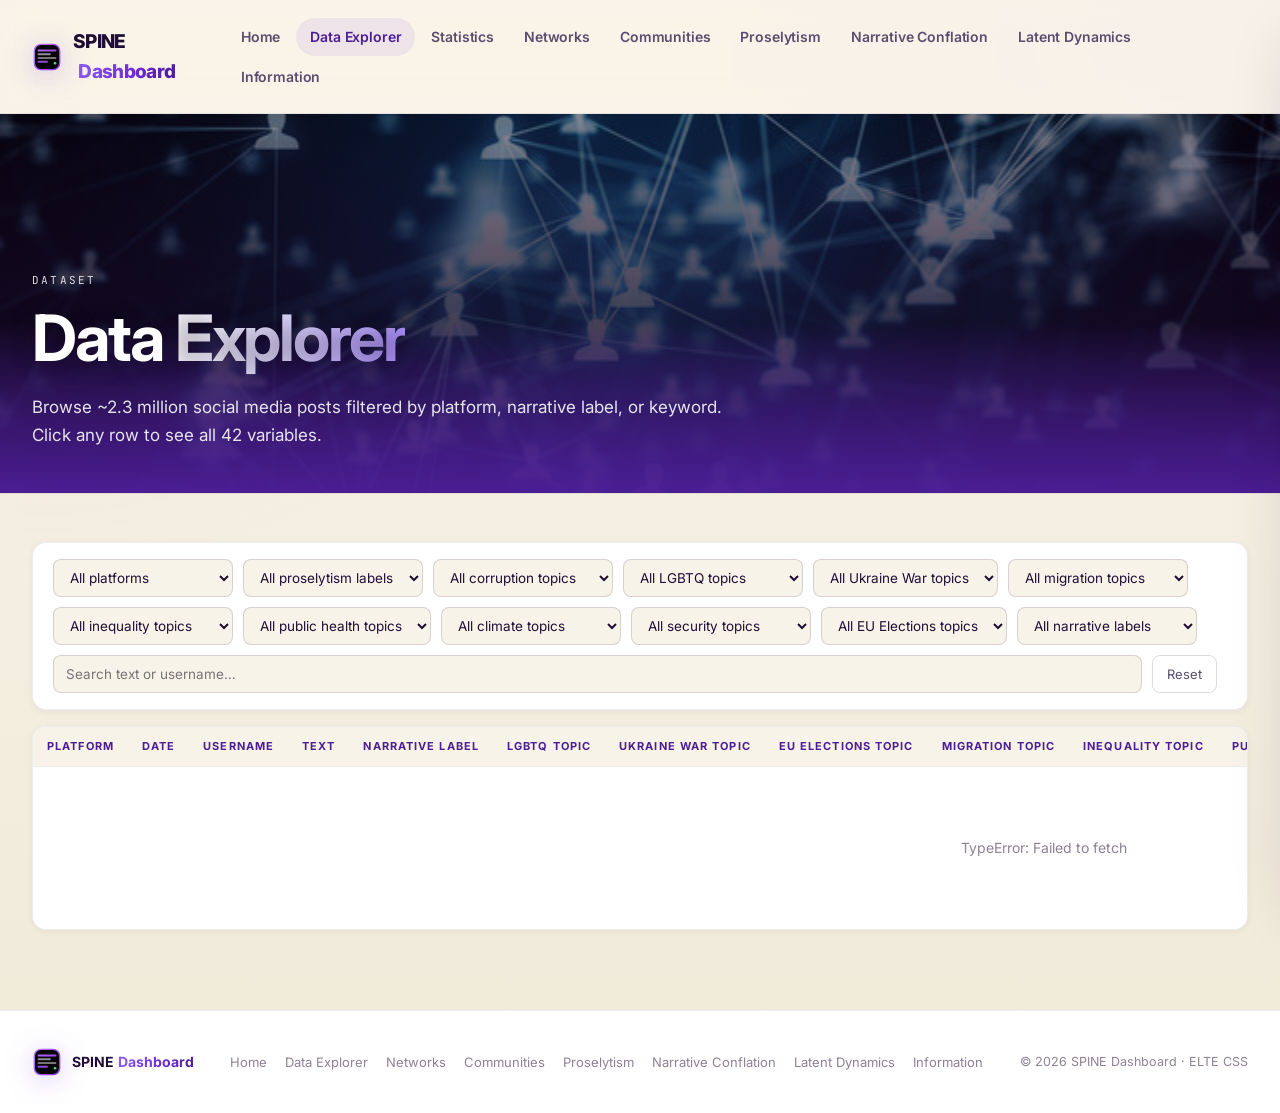
<file: data-explorer.html>
<!doctype html>
<html lang="en">
  <head>
    <meta charset="utf-8" />
    <meta name="viewport" content="width=device-width, initial-scale=1" />
    <title>Data Explorer — SPINE Dashboard</title>
    <link rel="icon" type="image/svg+xml" href="favicon.svg" />
    <meta name="theme-color" content="#f8f3e9" />
    <link rel="preconnect" href="https://fonts.googleapis.com" />
    <link rel="preconnect" href="https://fonts.gstatic.com" crossorigin />
    <link href="https://fonts.googleapis.com/css2?family=Inter:wght@300;400;500;600;700;800&family=JetBrains+Mono:wght@400;500&display=swap" rel="stylesheet" />
    <link rel="stylesheet" href="styles.css?v=2" />
      <script src="spine-config.js"></script>
    <script src="spine-data.js"></script>
  </head>
  <body>
    <header class="nav">
      <a href="index.html" class="logo" aria-label="SPINE Dashboard home">
        <img src="favicon.svg" class="logo-mark" alt="" aria-hidden="true" width="30" height="30" />
        <span class="logo-text"><span class="logo-prefix">SPINE</span><span class="logo-suffix">Dashboard</span></span>
      </a>
      <nav class="nav-links" aria-label="Main">
        <a href="index.html">Home</a>
        <a href="data-explorer.html">Data Explorer</a>
        <a href="statistics.html">Statistics</a>
        <a href="networks.html">Networks</a>
        <a href="communities.html">Communities</a>
        <a href="proselytism.html">Proselytism</a>
        <a href="narrative-conflation.html">Narrative Conflation</a>
        <a href="latent-dynamics.html">Latent Dynamics</a>
        <a href="information.html">Information</a>
      </nav>
    </header>

    <main>
      <section class="page-hero">
        <div class="page-hero-bg network" aria-hidden="true"></div>
        <div class="page-hero-content">
          <span class="section-label">Dataset</span>
          <h1>Data <span class="gradient-text">Explorer</span></h1>
          <p class="lead">
            Browse ~2.3 million social media posts filtered by platform, narrative label,
            or keyword. Click any row to see all 42 variables.
          </p>
        </div>
      </section>

      <section class="body-section">
        <div class="container">

          <!-- Filter bar -->
          <div class="filter-bar">
            <select id="sel-platform" class="filter-select" aria-label="Filter by platform">
              <option value="">All platforms</option>
            </select>
            <select id="sel-proselytism" class="filter-select" aria-label="Filter by proselytism label">
              <option value="">All proselytism labels</option>
            </select>
            <select id="sel-corruption" class="filter-select" aria-label="Filter by corruption topic">
              <option value="">All corruption topics</option>
            </select>
            <select id="sel-lgbtq" class="filter-select" aria-label="Filter by LGBTQ topic">
              <option value="">All LGBTQ topics</option>
            </select>
            <select id="sel-ukraine" class="filter-select" aria-label="Filter by Ukraine War topic">
              <option value="">All Ukraine War topics</option>
            </select>
            <select id="sel-migration" class="filter-select" aria-label="Filter by migration topic">
              <option value="">All migration topics</option>
            </select>
            <select id="sel-inequality" class="filter-select" aria-label="Filter by inequality topic">
              <option value="">All inequality topics</option>
            </select>
            <select id="sel-public-health" class="filter-select" aria-label="Filter by public health topic">
              <option value="">All public health topics</option>
            </select>
            <select id="sel-climate" class="filter-select" aria-label="Filter by climate topic">
              <option value="">All climate topics</option>
            </select>
            <select id="sel-security" class="filter-select" aria-label="Filter by security topic">
              <option value="">All security topics</option>
            </select>
            <select id="sel-eu-election" class="filter-select" aria-label="Filter by EU Elections topic">
              <option value="">All EU Elections topics</option>
            </select>
            <select id="sel-narrative" class="filter-select" aria-label="Filter by narrative label">
              <option value="">All narrative labels</option>
            </select>
            <input id="inp-search" class="filter-input" type="search"
              placeholder="Search text or username…" aria-label="Search posts" />
            <button id="btn-reset" class="filter-reset" type="button">Reset</button>
            <div class="result-count" id="result-count"></div>
          </div>

          <!-- Table -->
          <div class="data-table-wrap">
            <table class="data-table" id="data-table">
              <thead>
                <tr>
                  <th>Platform</th>
                  <th>Date</th>
                  <th>Username</th>
                  <th>Text</th>
                  <th>Narrative Label</th>
                  <th>LGBTQ Topic</th>
                  <th>Ukraine War Topic</th>
              <th>EU Elections Topic</th>
                  <th>Migration Topic</th>
                  <th>Inequality Topic</th>
                  <th>Public Health Topic</th>
                  <th>Climate Topic</th>
                  <th>Security Topic</th>
                  <th>Corruption Topic</th>
                  <th>Proselytism Label</th>
                  <th>Unique ID</th>
                </tr>
              </thead>
              <tbody id="table-body">
                <tr>
                  <td colspan="16">
                    <div class="table-placeholder">
                      <div class="spinner"></div>
                      Loading data…
                    </div>
                  </td>
                </tr>
              </tbody>
            </table>
          </div>

          <!-- Pagination -->
          <div class="pagination" id="pagination" aria-label="Pagination"></div>

        </div>
      </section>
    </main>

    <!-- Detail panel -->
    <div class="detail-overlay" id="detail-overlay" role="presentation"></div>
    <aside class="detail-panel" id="detail-panel" aria-label="Post details">
      <div class="detail-header">
        <h3>Post details</h3>
        <button class="detail-close" id="detail-close" aria-label="Close">&#x2715;</button>
      </div>
      <div class="detail-content" id="detail-content"></div>
    </aside>

    <footer class="footer">
      <div class="footer-inner">
        <div class="footer-brand">
          <img src="favicon.svg" class="logo-mark" alt="" aria-hidden="true" width="24" height="24" />
          <span><span class="logo-prefix">SPINE</span><span class="logo-suffix">Dashboard</span></span>
        </div>
        <div class="footer-links">
          <a href="index.html">Home</a>
          <a href="data-explorer.html">Data Explorer</a>
          <a href="networks.html">Networks</a>
        <a href="communities.html">Communities</a>
        <a href="proselytism.html">Proselytism</a>
        <a href="narrative-conflation.html">Narrative Conflation</a>
        <a href="latent-dynamics.html">Latent Dynamics</a>
        <a href="information.html">Information</a>
        </div>
        <div class="footer-copy">© <span id="year"></span> SPINE Dashboard · ELTE CSS</div>
      </div>
    </footer>

    <script src="script.js"></script>
    <script>
    (async function () {
      'use strict';

      // ── Column label map ────────────────────────────────────────────────────
      const LABELS = {
        unique_id:              'Unique ID',
        post_id:                'Post ID',
        content_id:             'Content ID',
        global_post_key:        'Global Post Key',
        date:                   'Date',
        text:                   'Text',
        timestamp:              'Timestamp',
        post_created_at:        'Post Created At',
        platform:               'Platform',
        author_name:            'Author Name',
        post_owner_id:          'Post Owner ID',
        post_owner_username:    'Post Owner Username',
        post_owner_name:        'Post Owner Name',
        post_owner_type:        'Post Owner Type',
        hashtags:               'Hashtags',
        hashtag_names:          'Hashtag Names',
        account_id:             'Account ID',
        pf_account_id:          'PF Account ID',
        account_name:           'Account Name',
        account_registered_at:  'Account Registered At',
        link_attachment_link:   'Link Attachment Link',
        link_attachment_name:   'Link Attachment Name',
        title:                  'Title',
        keywords:               'Keywords',
        post_url:               'Post URL',
        LMBTQ_major_1:          'LGBTQ First Major Topic Prediction',
        LMBTQ_major_1_code:     'LGBTQ First Major Topic Code',
        Ukrain_war_major_1:     'Ukrainian War First Major Topic Prediction',
        Ukrain_war_major_1_code:'Ukrainian War First Major Topic Code',
        pred:                   'Migration Topic',
        inequality_pred:        'Inequality Topic',
        public_health_pred:     'Public Health Topic',
        climate_pred:           'Climate Topic',
        security_pred:          'Security Topic',
        corruption_pred:        'Corruption Topic',
        Embedding_label_1:      'Document Narrative Label',
        Embedding_label_1_code: 'Document Narrative Illframes Code',
        Embedding_label_2:      'Document Narrative Label 2',
        Embedding_label_2_code: 'Document Narrative Illframes Code 2',
        proselytism_label:      'Proselytism Label',
      };

      // Column display order in the detail panel
      const DETAIL_ORDER = [
        'unique_id','post_id','content_id','global_post_key',
        'date','timestamp','post_created_at',
        'platform','author_name',
        'post_owner_id','post_owner_username','post_owner_name','post_owner_type',
        'text',
        'hashtags','hashtag_names',
        'account_id','pf_account_id','account_name','account_registered_at',
        'link_attachment_link','link_attachment_name','title','keywords','post_url',
        'LMBTQ_major_1','LMBTQ_major_1_code',
        'Ukrain_war_major_1','Ukrain_war_major_1_code',
        'pred',
        'inequality_pred',
        'public_health_pred',
        'climate_pred',
        'security_pred',
        'corruption_pred',
        'Embedding_label_1','Embedding_label_1_code',
        'Embedding_label_2','Embedding_label_2_code',
        'proselytism_label',
      ];

      // ── Static-file mode (set once filters.json is confirmed reachable) ──────
      // When public/api-data/ files are deployed (Vercel), the browser fetches
      // them directly — no Lambda involved. On local dev the same files exist, so
      // this path is used there too. Falls back to /api/data only when the files
      // are absent.
      let HAS_STATIC                 = false;  // true once /api-data/filters.json returns 200
      let LABEL_INDEX                = {};     // EU Elections narrative label → numeric file index
      let LGBTQ_LABEL_INDEX          = {};     // LGBTQ topic label → numeric file index
      let UKRAINE_LABEL_INDEX        = {};     // Ukraine topic label → numeric file index
      let INEQUALITY_LABEL_INDEX     = {};     // Inequality topic label → numeric file index
      let PUBLIC_HEALTH_LABEL_INDEX  = {};     // Public health topic label → numeric file index
      let CLIMATE_LABEL_INDEX        = {};     // Climate topic label → numeric file index
      let SECURITY_LABEL_INDEX       = {};     // Security topic label → numeric file index
      let CORRUPTION_LABEL_INDEX     = {};     // Corruption topic label → numeric file index
      let PROSELYTISM_LABEL_INDEX    = {};     // Proselytism label → numeric file index

      function staticUrl(page) {
        // Returns a URL to a pre-computed JSON file, or null if unsupported.
        const { platform, narrativeLabel, lgbtqLabel, ukraineLabel, migrationCode, inequalityLabel, publicHealthLabel, climateLabel, securityLabel, corruptionLabel, euElectionFilter, proselytismLabel } = state;
        // Count active filters; static files only cover one at a time
        const activeCount = [platform, narrativeLabel, lgbtqLabel, ukraineLabel, migrationCode, inequalityLabel, publicHealthLabel, climateLabel, securityLabel, corruptionLabel, euElectionFilter, proselytismLabel].filter(Boolean).length;
        if (activeCount > 1) return null;
        let prefix;
        if (proselytismLabel) {
          const idx = PROSELYTISM_LABEL_INDEX[proselytismLabel];
          if (idx === undefined) return null;
          prefix = `pros.${idx}`;
        } else if (migrationCode) {
          prefix = `mig.${migrationCode}`;
        } else if (lgbtqLabel) {
          const idx = LGBTQ_LABEL_INDEX[lgbtqLabel];
          if (idx === undefined) return null;
          prefix = `lgbtq.${idx}`;
        } else if (ukraineLabel) {
          const idx = UKRAINE_LABEL_INDEX[ukraineLabel];
          if (idx === undefined) return null;
          prefix = `ukraine.${idx}`;
        } else if (inequalityLabel) {
          const idx = INEQUALITY_LABEL_INDEX[inequalityLabel];
          if (idx === undefined) return null;
          prefix = `ineq.${idx}`;
        } else if (publicHealthLabel) {
          const idx = PUBLIC_HEALTH_LABEL_INDEX[publicHealthLabel];
          if (idx === undefined) return null;
          prefix = `ph.${idx}`;
        } else if (climateLabel) {
          const idx = CLIMATE_LABEL_INDEX[climateLabel];
          if (idx === undefined) return null;
          prefix = `cl.${idx}`;
        } else if (securityLabel) {
          const idx = SECURITY_LABEL_INDEX[securityLabel];
          if (idx === undefined) return null;
          prefix = `sec.${idx}`;
        } else if (corruptionLabel) {
          const idx = CORRUPTION_LABEL_INDEX[corruptionLabel];
          if (idx === undefined) return null;
          prefix = `cor.${idx}`;
        } else if (euElectionFilter) {
          const idx = LABEL_INDEX[euElectionFilter];
          if (idx === undefined) return null;
          prefix = `nl.${idx}`;
        } else if (narrativeLabel) {
          const idx = LABEL_INDEX[narrativeLabel];
          if (idx === undefined) return null;
          prefix = `nl.${idx}`;
        } else if (platform) {
          prefix = `pl.${platform}`;
        } else {
          prefix = 'data';
        }
        return `/api-data/${prefix}.p${page}.json`;
      }

      // ── State ────────────────────────────────────────────────────────────────
      let state = {
        platform: '',
        narrativeLabel: '',
        lgbtqLabel: '',
        ukraineLabel: '',
        migrationCode: '',
        inequalityLabel: '',
        publicHealthLabel: '',
        climateLabel: '',
        securityLabel: '',
        corruptionLabel: '',
        euElectionFilter: '',
        proselytismLabel: '',
        search: '',
        page: 1,
        pageSize: 50,
        total: 0,
        loading: false,
      };

      // ── DOM refs ─────────────────────────────────────────────────────────────
      const selPlatform     = document.getElementById('sel-platform');
      const selNarrative    = document.getElementById('sel-narrative');
      const selLgbtq        = document.getElementById('sel-lgbtq');
      const selUkraine      = document.getElementById('sel-ukraine');
      const selMigration    = document.getElementById('sel-migration');
      const selInequality   = document.getElementById('sel-inequality');
      const selPublicHealth = document.getElementById('sel-public-health');
      const selClimate      = document.getElementById('sel-climate');
      const selSecurity     = document.getElementById('sel-security');
      const selCorruption   = document.getElementById('sel-corruption');
      const selEuElection   = document.getElementById('sel-eu-election');
      const selProselytism  = document.getElementById('sel-proselytism');
      const inpSearch    = document.getElementById('inp-search');
      const btnReset     = document.getElementById('btn-reset');
      const resultCount  = document.getElementById('result-count');
      const tableBody    = document.getElementById('table-body');
      const paginationEl = document.getElementById('pagination');
      const overlay      = document.getElementById('detail-overlay');
      const panel        = document.getElementById('detail-panel');
      const detailClose  = document.getElementById('detail-close');
      const detailContent= document.getElementById('detail-content');

      // ── Helpers ──────────────────────────────────────────────────────────────
      function truncate(str, len) {
        if (!str) return '';
        return str.length > len ? str.slice(0, len) + '…' : str;
      }

      function esc(str) {
        const d = document.createElement('div');
        d.textContent = str ?? '';
        return d.innerHTML;
      }

      // ── Narrative label merge map (variant → canonical) ──────────────────────
      const LABEL_MERGE = {
        "An imagined 'gender ideology' is dominating Western liberal democracies (Gayropa)":
          "An imagined 'gender ideology' is dominating Western liberal democracies.",
        "EU institutions and Western democracies are inefficient compared to authoritarian or illiberal regimes.":
          "EU institutions and Western democracies are inefficient compared to authoritarian regimes.",
        "Immigrants are seizing power in the EU, which has negative economic, social, cultural or security consequences.":
          "Immigrants are seizing power in the EU/immigration has negative economic/social/cultural/security consequences.",
        "LGBTQIA+ identities are a public health hazard.":
          "LGBTQ+ identities are a public health hazard.",
        "LGBTQIA+ community is a threat to child safety.":
          "The LGBTQ+ community is violent, dangerous and/or is a threat to child safety.",
        "Allegations of war crimes, civilian suffering are outcomes of Western-led influence or propaganda.":
          "Negative portrayals about Russia, such as allegations of war crimes, civilian suffering, or election fraud, are fabrications of Ukranian and/or Western propaganda.",
        "Russia is defending itself against perceived cultural or ideological threats to traditional values or Russian identity (Russophobia).":
          "Russia is defending itself against perceived cultural or ideological threats to traditional values or Russian identity.",
        "Russia seeks peace and has a moral obligation to defend itself and stabilise its neighbourhood.":
          "Russia seeks peace, supports international law and the sovereignty of nations, and has a moral obligation to defend itself, stabilise its neighbourhood and support its allies.",
        "The EU is a neocolonial project oppressing least developed, low-income or Global South nations and economies":
          "The EU is a neocolonial project oppressing developing and emerging countries.",
        "The EU poses a risk to the sovereignty of its Member States, European nations and neighbouring countries by challenging their economic, political, security and national autonomy.":
          "The EU poses a risk to the sovereignty of European nations by challenging their political and national autonomy.",
        "The EU's environmental policies and green agenda are inefficient and have negative consequences for domestic economies, societies, public health and security.":
          "The EU's environmental policies and green agenda are inefficient and pointless, with negative consequences for the domestic economy, society, and public health.",
        "The West is using LGBTQ rights and inclusion as a tool of cultural colonialism, trying to force its corrupt values onto the rest of the world.":
          "The West is using LGBTQ+ rights and inclusion as a tool of cultural colonialism, trying to force its corrupt values onto the rest of the world.",
        "Ukraine and Ukrainians (including refugees) are aggressive war-mongerers or terrorists and pose a threat to European and global security.":
          "Ukraine and Ukrainians are aggressive warmongers or terrorists and pose a threat to European and global security.",
        "Ukraine is a platform for the West in its geopolitical fight against Russia, which is escalating into a world war.":
          "Ukraine and/or other post-Soviet countries are puppets and/or platforms for the West in its geopolitical fight against Russia, which is escalating into a world war.",
        "Ukraine or its government is ideogically aligned with or directly supporting Nazi principles. Russia is legitimate in denazifying Ukraine.":
          "Ukraine and/or the West are ideologically aligned with or directly supporting Nazi principles. Russia is legitimate in denazifying Ukraine. ",
      };

      // Raw labels (canonical + variants) that belong to the EU Elections topic
      const EU_ELECTION_RAW = new Set([
        "EU institutions are illegitimate and corrupt.",
        "EU/European national and local elections are rigged or invalid.",
        "EU institutions and Western democracies are inefficient compared to authoritarian regimes.",
        "EU institutions and Western democracies are inefficient compared to authoritarian or illiberal regimes.",
        "Immigrants are seizing power in the EU/immigration has negative economic/social/cultural/security consequences.",
        "Immigrants are seizing power in the EU, which has negative economic, social, cultural or security consequences.",
        "The EU is a neocolonial project oppressing developing and emerging countries.",
        "The EU is a neocolonial project oppressing least developed, low-income or Global South nations and economies",
        "The EU poses a risk to the sovereignty of European nations by challenging their political and national autonomy.",
        "The EU poses a risk to the sovereignty of its Member States, European nations and neighbouring countries by challenging their economic, political, security and national autonomy.",
        "The EU's environmental policies and green agenda are inefficient and pointless, with negative consequences for the domestic economy, society, and public health.",
        "The EU's environmental policies and green agenda are inefficient and have negative consequences for domestic economies, societies, public health and security.",
      ]);

      const EU_LABEL_RENAME = {
        "EU institutions are illegitimate and corrupt.": "Illegitimate and corrupt EU institutions",
        "EU institutions and Western democracies are inefficient compared to authoritarian regimes.": "Inefficient system compared to authoritarian regimes",
        "EU/European national and local elections are rigged or invalid.": "Rigged or invalid EU/European national and local elections",
        "Immigrants are seizing power in the EU/immigration has negative economic/social/cultural/security consequences.": "Immigrant policies with harmful consequences",
        "The EU is a neocolonial project oppressing developing and emerging countries.": "Neocolonialism and oppression of developing and emerging countries",
        "The EU poses a risk to the sovereignty of European nations by challenging their political and national autonomy.": "Threat to national sovereignty",
        "The EU's environmental policies and green agenda are inefficient and pointless, with negative consequences for the domestic economy, society, and public health.": "Unefficient and harmful environmental policies and green agenda",
      };

      function applyMerge(label) { return label ? (LABEL_MERGE[label] ?? label) : label; }
      function euElectionLabel(rawLabel) {
        if (!rawLabel || !EU_ELECTION_RAW.has(rawLabel)) return null;
        const canonical = applyMerge(rawLabel);
        return EU_LABEL_RENAME[canonical] ?? canonical;
      }

      const MIGRATION_LABELS = {
        901: 'Culture under attack',
        902: 'Economic burden',
        903: 'Illegals and fraudsters',
        904: 'Extradition necessity',
        905: 'Nation state should decide',
        906: 'Administrative burden',
        907: 'General system failure',
        908: 'Security threat',
        909: 'Criminals',
        910: 'Welfare state overload',
      };

      function platformBadge(p) {
        return p ? `<span class="badge platform">${esc(p)}</span>` : '—';
      }

      function narrativeBadge(n) {
        return n ? `<span class="badge">${esc(applyMerge(n))}</span>` : '—';
      }

      // ── Fetch filters ────────────────────────────────────────────────────────
      async function loadFilters() {
        let narrativeLabels, platforms;

        let lgbtqLabels, ukraineLabels, inequalityLabels, publicHealthLabels, climateLabels, securityLabels, corruptionLabels, proselytismLabels;

        // 1. Try pre-computed static file first (works on Vercel and locally).
        try {
          const res = await fetch('/api-data/filters.json');
          if (res.ok) {
            const data = await res.json();
            HAS_STATIC                 = true;
            LABEL_INDEX                = data.labelIndex ?? {};
            LGBTQ_LABEL_INDEX          = data.lgbtqLabelIndex ?? {};
            UKRAINE_LABEL_INDEX        = data.ukraineLabelIndex ?? {};
            INEQUALITY_LABEL_INDEX     = data.inequalityLabelIndex ?? {};
            PUBLIC_HEALTH_LABEL_INDEX  = data.publicHealthLabelIndex ?? {};
            CLIMATE_LABEL_INDEX        = data.climateLabelIndex ?? {};
            SECURITY_LABEL_INDEX       = data.securityLabelIndex ?? {};
            CORRUPTION_LABEL_INDEX     = data.corruptionLabelIndex ?? {};
            PROSELYTISM_LABEL_INDEX    = data.proselytismLabelIndex ?? {};
            narrativeLabels    = data.narrativeLabels;
            platforms          = data.platforms;
            lgbtqLabels        = data.lgbtqLabels ?? [];
            ukraineLabels      = data.ukraineLabels ?? [];
            inequalityLabels   = data.inequalityLabels ?? [];
            publicHealthLabels = data.publicHealthLabels ?? [];
            climateLabels      = data.climateLabels ?? [];
            securityLabels     = data.securityLabels ?? [];
            corruptionLabels   = data.corruptionLabels ?? [];
            proselytismLabels  = data.proselytismLabels ?? [];
          }
        } catch (_) { /* ignore — fall through to API */ }

        // 2. Fall back to live API (e.g. if static files were not generated yet).
        if (!narrativeLabels) {
          try {
            const res = await fetch('/api/data?mode=filters');
            if (!res.ok) throw new Error(`HTTP ${res.status}`);
            const data = await res.json();
            narrativeLabels = data.narrativeLabels;
            platforms       = data.platforms;
            lgbtqLabels     = data.lgbtqLabels ?? [];
            ukraineLabels   = data.ukraineLabels ?? [];
            inequalityLabels = data.inequalityLabels ?? [];
            publicHealthLabels = data.publicHealthLabels ?? [];
            climateLabels   = data.climateLabels ?? [];
            securityLabels  = data.securityLabels ?? [];
            corruptionLabels  = data.corruptionLabels ?? [];
            proselytismLabels = data.proselytismLabels ?? [];
          } catch (e) {
            console.error('Failed to load filters:', e);
            return;
          }
        }

        platforms.forEach((p) => {
          const opt = document.createElement('option');
          opt.value = p; opt.textContent = p;
          selPlatform.appendChild(opt);
        });

        // Deduplicate via merge map: show only one option per canonical label
        const seenCanonicals = new Set();
        narrativeLabels.forEach((n) => {
          const canonical = applyMerge(n);
          if (seenCanonicals.has(canonical)) return;
          seenCanonicals.add(canonical);
          const opt = document.createElement('option');
          // Use canonical as value so the static-file index lookup resolves correctly
          opt.value = canonical;
          opt.textContent = canonical;
          selNarrative.appendChild(opt);
        });

        (lgbtqLabels ?? []).forEach((lbl) => {
          const opt = document.createElement('option');
          opt.value = lbl; opt.textContent = lbl;
          selLgbtq.appendChild(opt);
        });

        (ukraineLabels ?? []).forEach((lbl) => {
          const opt = document.createElement('option');
          opt.value = lbl; opt.textContent = lbl;
          selUkraine.appendChild(opt);
        });

        Object.entries(MIGRATION_LABELS).forEach(([code, label]) => {
          const opt = document.createElement('option');
          opt.value = code; opt.textContent = label;
          selMigration.appendChild(opt);
        });

        (inequalityLabels ?? []).forEach((lbl) => {
          const opt = document.createElement('option');
          opt.value = lbl; opt.textContent = lbl;
          selInequality.appendChild(opt);
        });

        (publicHealthLabels ?? []).forEach((lbl) => {
          const opt = document.createElement('option');
          opt.value = lbl; opt.textContent = lbl;
          selPublicHealth.appendChild(opt);
        });

        (climateLabels ?? []).forEach((lbl) => {
          const opt = document.createElement('option');
          opt.value = lbl; opt.textContent = lbl;
          selClimate.appendChild(opt);
        });

        (securityLabels ?? []).forEach((lbl) => {
          const opt = document.createElement('option');
          opt.value = lbl; opt.textContent = lbl;
          selSecurity.appendChild(opt);
        });

        (corruptionLabels ?? []).forEach((lbl) => {
          const opt = document.createElement('option');
          opt.value = lbl; opt.textContent = lbl;
          selCorruption.appendChild(opt);
        });

        const EU_ELECTION_OPTIONS = [
          { value: 'EU institutions are illegitimate and corrupt.',                                                                                            text: 'Illegitimate and corrupt EU institutions' },
          { value: 'EU/European national and local elections are rigged or invalid.',                                                                          text: 'Rigged or invalid EU/European national and local elections' },
          { value: 'EU institutions and Western democracies are inefficient compared to authoritarian regimes.',                                               text: 'Inefficient system compared to authoritarian regimes' },
          { value: 'Immigrants are seizing power in the EU/immigration has negative economic/social/cultural/security consequences.',                           text: 'Immigrant policies with harmful consequences' },
          { value: 'The EU is a neocolonial project oppressing developing and emerging countries.',                                                            text: 'Neocolonialism and oppression of developing and emerging countries' },
          { value: 'The EU poses a risk to the sovereignty of European nations by challenging their political and national autonomy.',                          text: 'Threat to national sovereignty' },
          { value: "The EU's environmental policies and green agenda are inefficient and pointless, with negative consequences for the domestic economy, society, and public health.", text: 'Unefficient and harmful environmental policies and green agenda' },
        ];
        EU_ELECTION_OPTIONS.forEach(({ value, text }) => {
          const opt = document.createElement('option');
          opt.value = value; opt.textContent = text;
          selEuElection.appendChild(opt);
        });

        (proselytismLabels ?? []).forEach((lbl) => {
          const opt = document.createElement('option');
          opt.value = lbl; opt.textContent = lbl;
          selProselytism.appendChild(opt);
        });
      }

      // ── Fetch data ───────────────────────────────────────────────────────────
      async function loadData() {
        if (state.loading) return;
        state.loading = true;

        tableBody.innerHTML = `<tr><td colspan="16"><div class="table-placeholder"><div class="spinner"></div>Loading…</div></td></tr>`;
        paginationEl.innerHTML = '';
        resultCount.textContent = '';

        try {
          const json = await fetchPageData();
          if (!json) { state.loading = false; return; }   // error already rendered

          state.total = json.total;
          renderTable(json.data);
          renderPagination(json.total, json.page, json.pageSize);

          const from = (json.page - 1) * json.pageSize + 1;
          const to   = Math.min(json.page * json.pageSize, json.total);
          resultCount.textContent = json.total === 0
            ? 'No results'
            : `${from.toLocaleString()}–${to.toLocaleString()} of ${json.total.toLocaleString()} posts`;
        } catch (e) {
          tableBody.innerHTML = `<tr><td colspan="16"><div class="table-placeholder">${esc(String(e))}</div></td></tr>`;
        }

        state.loading = false;
      }

      /**
       * Returns the parsed JSON response for the current state, or null (and
       * renders its own error message) if the request cannot be fulfilled.
       */
      async function fetchPageData() {
        const { platform, narrativeLabel, lgbtqLabel, ukraineLabel, migrationCode, inequalityLabel, publicHealthLabel, climateLabel, securityLabel, corruptionLabel, euElectionFilter, proselytismLabel, search, page, pageSize } = state;

        // ── Path A: pre-computed static files ────────────────────────────────
        // Fast path for the common single-filter case; anything richer
        // (free-text search, multiple filters combined) goes to the live,
        // Postgres-backed API — which now works the same in prod as in dev.
        if (HAS_STATIC && !search) {
          const url = staticUrl(page);

          if (url) {
            const res = await fetch(url);
            if (res.ok) return res.json();

            if (res.status === 404) {
              tableBody.innerHTML = `<tr><td colspan="16"><div class="table-placeholder">
                Only the first few pages are pre-computed for this filter.
                Try an earlier page, or use the live search below for unlimited browsing.
              </div></td></tr>`;
              return null;
            }
            // Unexpected error from static file — fall through to the live API.
          }
        }

        // ── Path B: live API (search, multi-filter combos, or local dev) ──────
        const params = new URLSearchParams({ page, pageSize });
        if (platform)          params.set('platform',          platform);
        if (narrativeLabel)    params.set('narrativeLabel',    narrativeLabel);
        if (lgbtqLabel)        params.set('lgbtqLabel',        lgbtqLabel);
        if (ukraineLabel)      params.set('ukraineLabel',      ukraineLabel);
        if (migrationCode)     params.set('predCode',          migrationCode);
        if (inequalityLabel)   params.set('inequalityLabel',   inequalityLabel);
        if (publicHealthLabel) params.set('publicHealthLabel', publicHealthLabel);
        if (climateLabel)      params.set('climateLabel',      climateLabel);
        if (securityLabel)     params.set('securityLabel',     securityLabel);
        if (corruptionLabel)    params.set('corruptionLabel',   corruptionLabel);
        if (euElectionFilter)   params.set('narrativeLabel',    euElectionFilter);
        if (proselytismLabel)   params.set('proselytismLabel',  proselytismLabel);
        if (search)             params.set('search',            search);

        const res = await fetch('/api/data?' + params.toString());
        if (!res.ok) {
          // Try to parse JSON error from the API; fall back to status text.
          let msg;
          try { msg = (await res.json()).error ?? `HTTP ${res.status}`; }
          catch (_) { msg = `HTTP ${res.status} — check deployment logs`; }
          tableBody.innerHTML = `<tr><td colspan="16"><div class="table-placeholder" style="max-width:520px;margin:0 auto">${esc(msg)}</div></td></tr>`;
          return null;
        }
        const json = await res.json();
        if (json.error) {
          tableBody.innerHTML = `<tr><td colspan="16"><div class="table-placeholder" style="max-width:520px;margin:0 auto">${esc(json.error)}</div></td></tr>`;
          return null;
        }
        return json;
      }

      // ── Render table ─────────────────────────────────────────────────────────
      function renderTable(rows) {
        if (!rows.length) {
          tableBody.innerHTML = `<tr><td colspan="16"><div class="table-placeholder">No posts match the current filters.</div></td></tr>`;
          return;
        }

        tableBody.innerHTML = rows.map((row) => `
          <tr data-row='${encodeURIComponent(JSON.stringify(row))}'>
            <td>${platformBadge(row.platform)}</td>
            <td>${esc(row.date ?? '—')}</td>
            <td>${esc(row.post_owner_username ?? row.author_name ?? '—')}</td>
            <td class="text-cell">${esc(truncate(row.text, 160))}</td>
            <td>${narrativeBadge(row.Embedding_label_1)}${row.pred != null ? `<span class="badge" style="background:rgba(16,185,129,.12);color:#065f46;border:1px solid rgba(16,185,129,.3);margin-left:4px">Mig: ${esc(MIGRATION_LABELS[row.pred] ?? String(row.pred))}</span>` : ''}${row.inequality_pred ? `<span class="badge" style="background:rgba(37,99,235,.12);color:#1e3a8a;border:1px solid rgba(37,99,235,.3);margin-left:4px">Ineq: ${esc(row.inequality_pred)}</span>` : ''}${row.public_health_pred ? `<span class="badge" style="background:rgba(217,119,6,.12);color:#92400e;border:1px solid rgba(217,119,6,.3);margin-left:4px">PH: ${esc(row.public_health_pred)}</span>` : ''}${row.climate_pred ? `<span class="badge" style="background:rgba(5,150,105,.12);color:#064e3b;border:1px solid rgba(5,150,105,.3);margin-left:4px">Cli: ${esc(row.climate_pred)}</span>` : ''}${row.security_pred ? `<span class="badge" style="background:rgba(220,38,38,.12);color:#7f1d1d;border:1px solid rgba(220,38,38,.3);margin-left:4px">Sec: ${esc(row.security_pred)}</span>` : ''}${row.corruption_pred ? `<span class="badge" style="background:rgba(124,58,237,.12);color:#4c1d95;border:1px solid rgba(124,58,237,.3);margin-left:4px">Cor: ${esc(row.corruption_pred)}</span>` : ''}</td>
            <td>${row.LMBTQ_major_1 && row.LMBTQ_major_1 !== 'None of them' ? esc(truncate(row.LMBTQ_major_1, 40)) : 'None of them'}</td>
            <td>${row.Ukrain_war_major_1 && row.Ukrain_war_major_1 !== 'None of them' ? esc(truncate(row.Ukrain_war_major_1, 40)) : 'None of them'}</td>
            <td>${(() => { const eu = euElectionLabel(row.Embedding_label_1); return eu ? esc(truncate(eu, 40)) : 'None of them'; })()}</td>
            <td>${row.pred != null ? esc(MIGRATION_LABELS[row.pred] ?? String(row.pred)) : 'None of them'}</td>
            <td>${row.inequality_pred && row.inequality_pred !== 'None of them' ? esc(truncate(row.inequality_pred, 40)) : 'None of them'}</td>
            <td>${row.public_health_pred && row.public_health_pred !== 'None of them' ? esc(truncate(row.public_health_pred, 40)) : 'None of them'}</td>
            <td>${row.climate_pred && row.climate_pred !== 'None of them' ? esc(truncate(row.climate_pred, 40)) : 'None of them'}</td>
            <td>${row.security_pred && row.security_pred !== 'None of them' ? esc(truncate(row.security_pred, 40)) : 'None of them'}</td>
            <td>${row.corruption_pred && row.corruption_pred !== 'None of them' ? esc(truncate(row.corruption_pred, 40)) : 'None of them'}</td>
            <td>${row.proselytism_label != null ? esc(truncate(row.proselytism_label, 40)) : '—'}</td>
            <td><code style="font-family:'JetBrains Mono',monospace;font-size:11px;color:var(--ink-faint)">${esc(truncate(row.unique_id, 28) ?? '—')}</code></td>
          </tr>
        `).join('');

        tableBody.querySelectorAll('tr').forEach((tr) => {
          tr.addEventListener('click', () => {
            const row = JSON.parse(decodeURIComponent(tr.dataset.row));
            openDetail(row);
          });
        });
      }

      // ── Render pagination ────────────────────────────────────────────────────
      function renderPagination(total, page, pageSize) {
        const totalPages = Math.ceil(total / pageSize);
        if (totalPages <= 1) { paginationEl.innerHTML = ''; return; }

        let html = '';

        // Prev
        html += `<button class="page-btn" ${page === 1 ? 'disabled' : ''} data-page="${page - 1}">&#8592;</button>`;

        // Page numbers with ellipsis
        const pages = pageRange(page, totalPages);
        let prev = null;
        for (const p of pages) {
          if (prev !== null && p - prev > 1) html += `<span class="page-btn" style="cursor:default;border:none;background:none;color:var(--ink-faint)">…</span>`;
          html += `<button class="page-btn${p === page ? ' is-active' : ''}" data-page="${p}">${p}</button>`;
          prev = p;
        }

        // Next
        html += `<button class="page-btn" ${page === totalPages ? 'disabled' : ''} data-page="${page + 1}">&#8594;</button>`;

        // Page size selector
        html += `<div class="page-size-wrap">
          Rows:
          <select id="sel-page-size" aria-label="Rows per page">
            ${[25, 50, 100].map((n) => `<option value="${n}"${n === pageSize ? ' selected' : ''}>${n}</option>`).join('')}
          </select>
        </div>`;

        paginationEl.innerHTML = html;

        paginationEl.querySelectorAll('.page-btn[data-page]').forEach((btn) => {
          btn.addEventListener('click', () => {
            state.page = parseInt(btn.dataset.page, 10);
            loadData();
            window.scrollTo({ top: 0, behavior: 'smooth' });
          });
        });

        const selSize = document.getElementById('sel-page-size');
        if (selSize) {
          selSize.addEventListener('change', () => {
            state.pageSize = parseInt(selSize.value, 10);
            state.page = 1;
            loadData();
          });
        }
      }

      function pageRange(current, total) {
        const delta = 2;
        const pages = new Set();
        pages.add(1);
        pages.add(total);
        for (let i = Math.max(2, current - delta); i <= Math.min(total - 1, current + delta); i++) pages.add(i);
        return Array.from(pages).sort((a, b) => a - b);
      }

      // ── Detail panel ─────────────────────────────────────────────────────────
      function openDetail(row) {
        const keys = DETAIL_ORDER.filter((k) => k in row);
        // Also append any keys not in DETAIL_ORDER
        Object.keys(row).forEach((k) => { if (!DETAIL_ORDER.includes(k)) keys.push(k); });

        detailContent.innerHTML = keys.map((k) => {
          const val = row[k];
          const isNull = val === null || val === undefined || val === '';
          let display;
          if (isNull) {
            display = `<span class="detail-field-value is-null">—</span>`;
          } else if (k === 'post_url' || k === 'link_attachment_link') {
            display = `<a href="${esc(val)}" target="_blank" rel="noopener" style="color:var(--purple-deep);word-break:break-all;">${esc(val)}</a>`;
          } else if (k === 'pred') {
            const lbl = MIGRATION_LABELS[val] ?? String(val);
            display = `<div class="detail-field-value">${esc(lbl)} <span style="color:var(--ink-faint);font-family:'JetBrains Mono',monospace;font-size:11px">(${esc(String(val))})</span></div>`;
          } else if (k === 'Embedding_label_1' || k === 'Embedding_label_2') {
            display = `<div class="detail-field-value">${esc(applyMerge(String(val)))}</div>`;
          } else {
            display = `<div class="detail-field-value">${esc(String(val))}</div>`;
          }
          return `<div class="detail-field">
            <div class="detail-field-label">${esc(LABELS[k] ?? k)}</div>
            ${display}
          </div>`;
        }).join('');

        overlay.classList.add('is-open');
        panel.classList.add('is-open');
        detailClose.focus();
      }

      function closeDetail() {
        overlay.classList.remove('is-open');
        panel.classList.remove('is-open');
      }

      detailClose.addEventListener('click', closeDetail);
      overlay.addEventListener('click', closeDetail);
      document.addEventListener('keydown', (e) => { if (e.key === 'Escape') closeDetail(); });

      // ── Filter events ────────────────────────────────────────────────────────
      selPlatform.addEventListener('change',    () => { state.platform        = selPlatform.value;    state.page = 1; loadData(); });
      selNarrative.addEventListener('change',   () => { state.narrativeLabel  = selNarrative.value;   state.page = 1; loadData(); });
      selLgbtq.addEventListener('change',       () => { state.lgbtqLabel      = selLgbtq.value;       state.page = 1; loadData(); });
      selUkraine.addEventListener('change',     () => { state.ukraineLabel    = selUkraine.value;     state.page = 1; loadData(); });
      selMigration.addEventListener('change',   () => { state.migrationCode   = selMigration.value;   state.page = 1; loadData(); });
      selInequality.addEventListener('change',  () => { state.inequalityLabel = selInequality.value;  state.page = 1; loadData(); });
      selPublicHealth.addEventListener('change', () => { state.publicHealthLabel = selPublicHealth.value; state.page = 1; loadData(); });
      selClimate.addEventListener('change',     () => { state.climateLabel      = selClimate.value;      state.page = 1; loadData(); });
      selSecurity.addEventListener('change',    () => { state.securityLabel     = selSecurity.value;     state.page = 1; loadData(); });
      selCorruption.addEventListener('change',  () => { state.corruptionLabel   = selCorruption.value;   state.page = 1; loadData(); });
      selEuElection.addEventListener('change',  () => { state.euElectionFilter  = selEuElection.value;   state.page = 1; loadData(); });
      selProselytism.addEventListener('change', () => { state.proselytismLabel  = selProselytism.value;  state.page = 1; loadData(); });

      let searchTimer;
      inpSearch.addEventListener('input', () => {
        clearTimeout(searchTimer);
        searchTimer = setTimeout(() => { state.search = inpSearch.value.trim(); state.page = 1; loadData(); }, 350);
      });

      btnReset.addEventListener('click', () => {
        selPlatform.value     = '';
        selNarrative.value    = '';
        selLgbtq.value        = '';
        selUkraine.value      = '';
        selMigration.value    = '';
        selInequality.value   = '';
        selPublicHealth.value = '';
        selClimate.value      = '';
        selSecurity.value     = '';
        selCorruption.value   = '';
        selEuElection.value   = '';
        selProselytism.value  = '';
        inpSearch.value       = '';
        state = { ...state, platform: '', narrativeLabel: '', lgbtqLabel: '', ukraineLabel: '', migrationCode: '', inequalityLabel: '', publicHealthLabel: '', climateLabel: '', securityLabel: '', corruptionLabel: '', euElectionFilter: '', proselytismLabel: '', search: '', page: 1 };
        loadData();
      });

      // ── Init ─────────────────────────────────────────────────────────────────
      // Must await loadFilters so HAS_STATIC / LABEL_INDEX are set before
      // loadData decides whether to use static files or the API.
      await loadFilters();
      loadData();
    })();
    </script>
  </body>
</html>
</file>
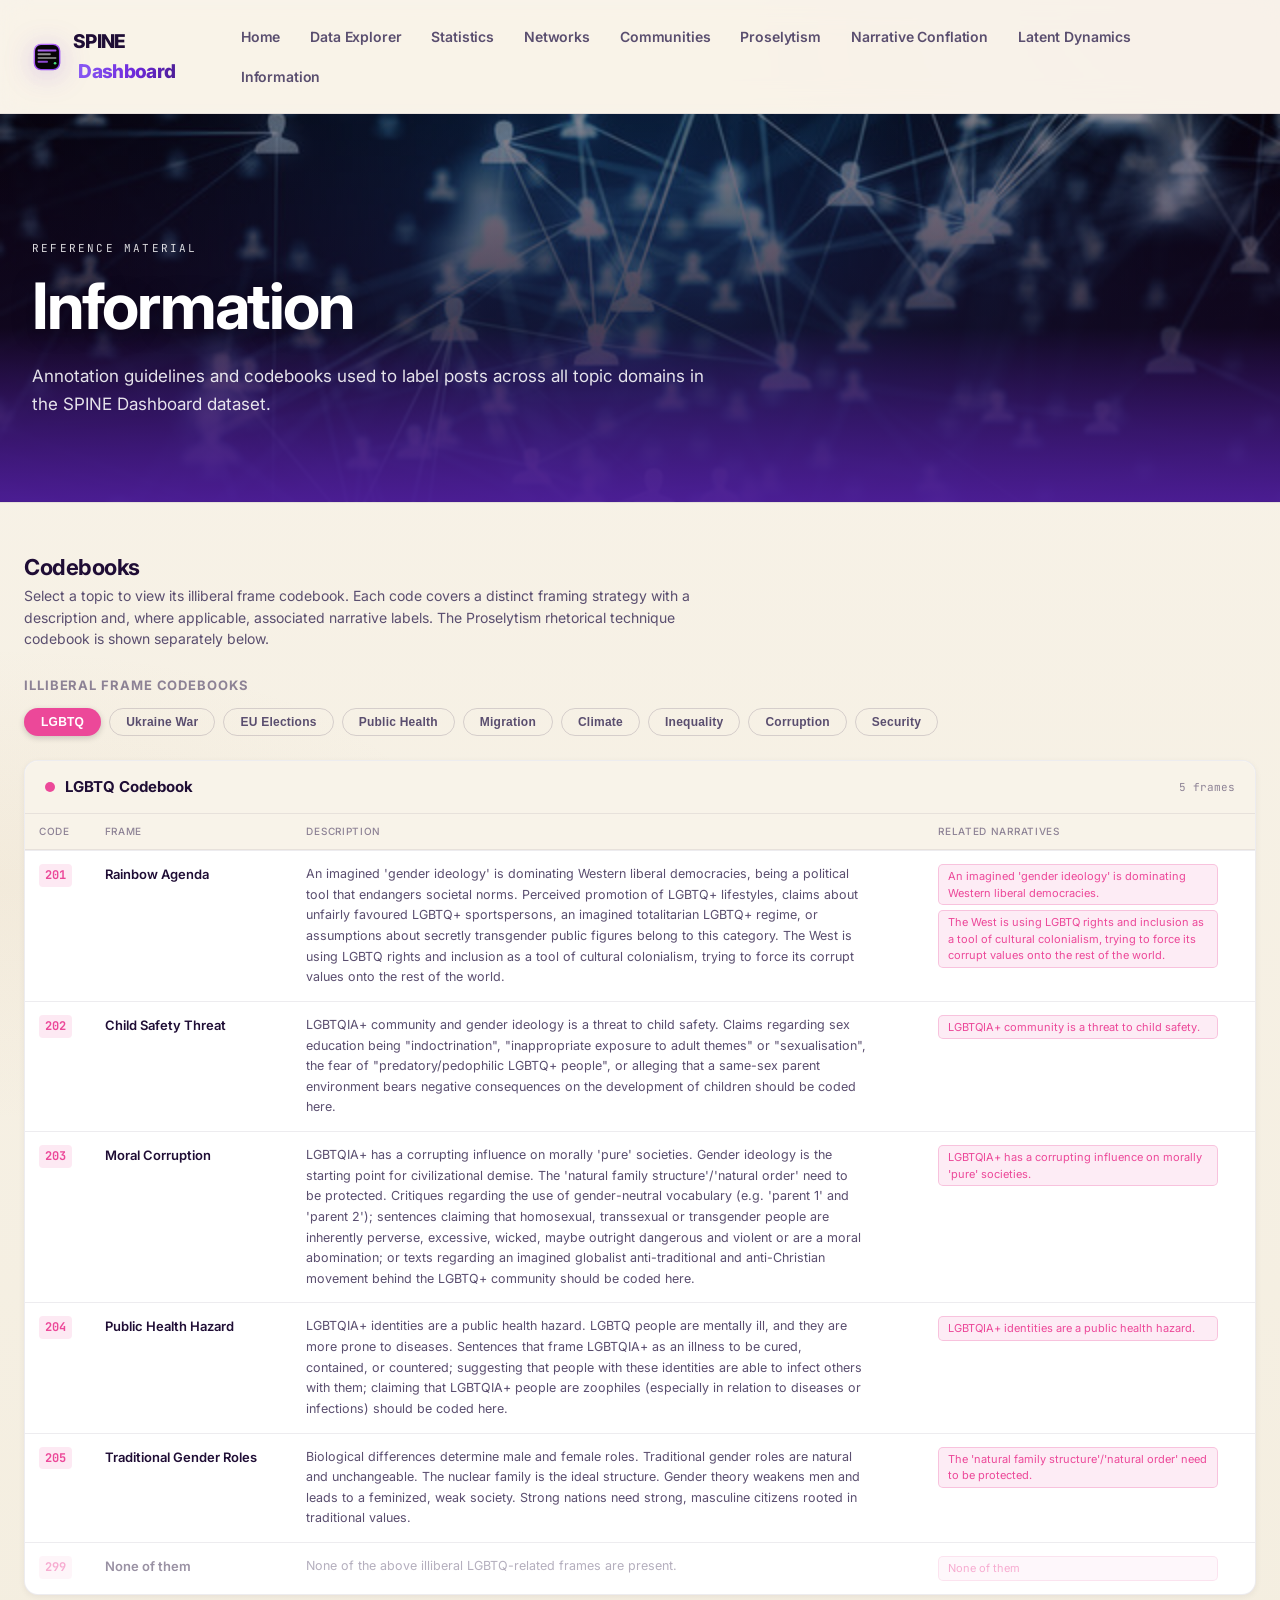
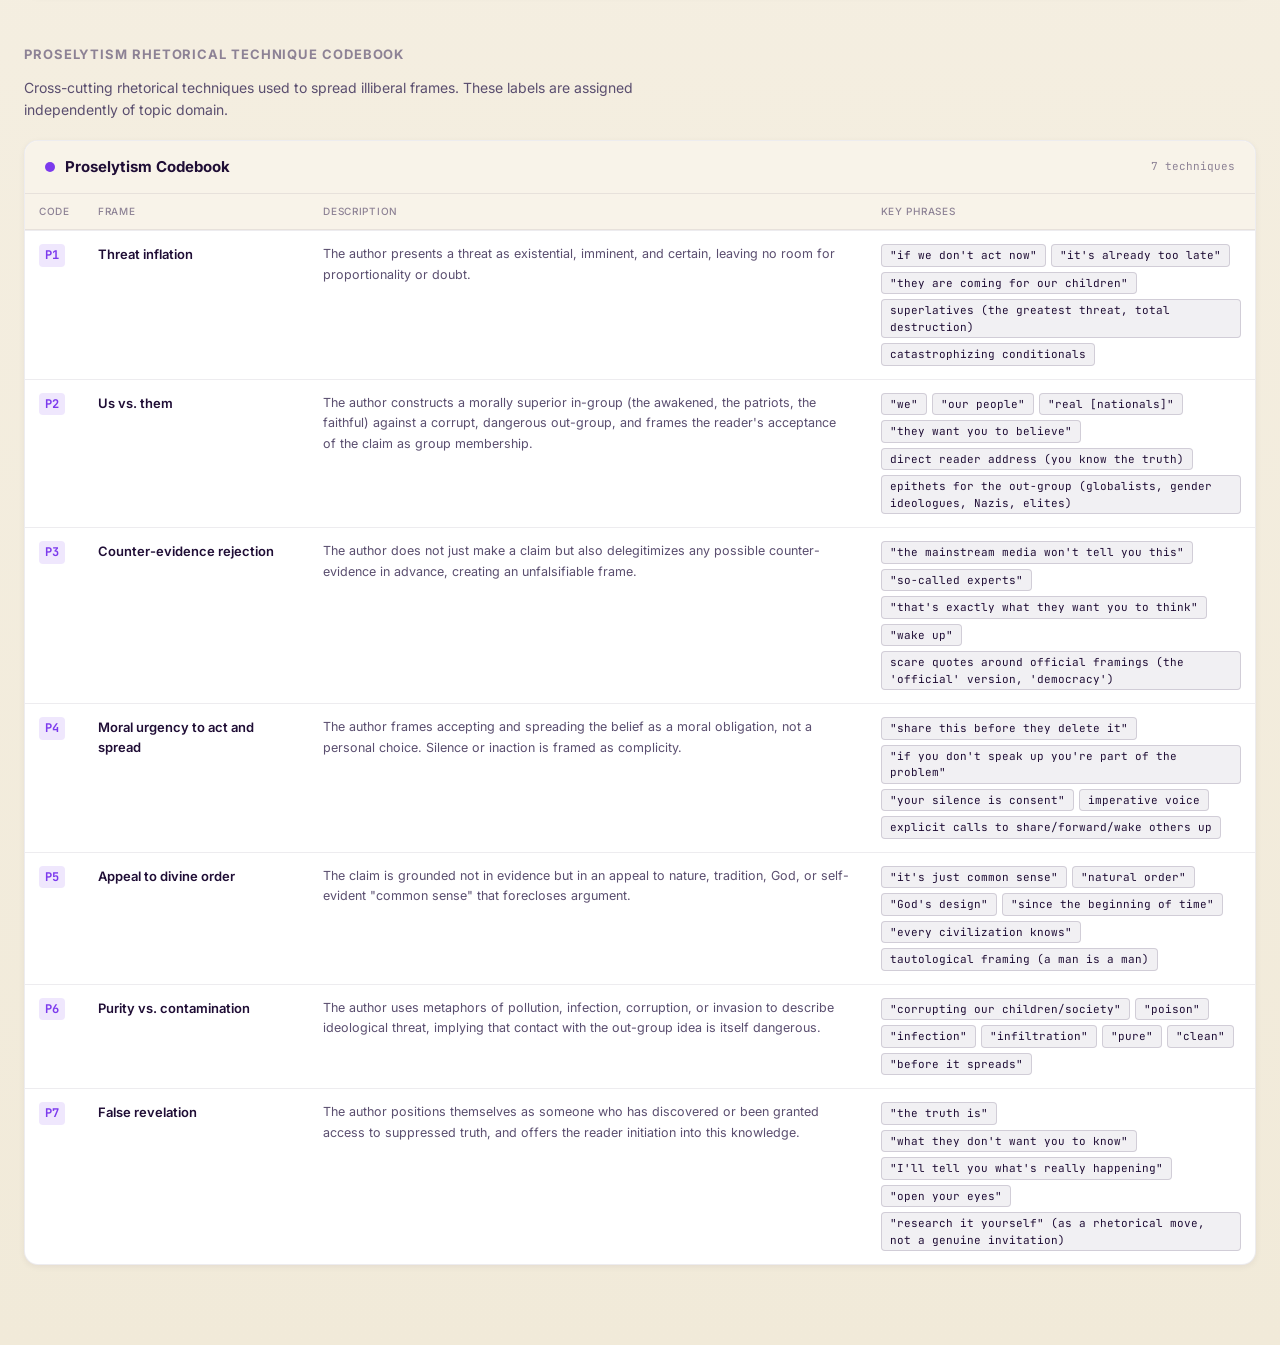
<file: information.html>
<!doctype html>
<html lang="en">
  <head>
    <meta charset="utf-8" />
    <meta name="viewport" content="width=device-width, initial-scale=1" />
    <title>Information — SPINE Dashboard</title>
    <link rel="icon" type="image/svg+xml" href="favicon.svg" />
    <meta name="theme-color" content="#f8f3e9" />
    <link rel="preconnect" href="https://fonts.googleapis.com" />
    <link rel="preconnect" href="https://fonts.gstatic.com" crossorigin />
    <link href="https://fonts.googleapis.com/css2?family=Inter:wght@300;400;500;600;700;800&family=JetBrains+Mono:wght@400;500&display=swap" rel="stylesheet" />
    <link rel="stylesheet" href="styles.css?v=2" />
    <style>
      .info-hero { padding: 56px 0 40px; }

      .info-section {
        max-width: var(--max);
        margin: 0 auto;
        padding: 0 24px 80px;
      }
      .info-section-title {
        font-size: 22px;
        font-weight: 700;
        color: var(--ink);
        margin: 0 0 6px;
      }
      .info-section-sub {
        font-size: 14px;
        color: var(--ink-dim);
        margin: 0 0 28px;
        max-width: 680px;
      }

      /* ── Topic tab pills ──────────────────────────────────────────────────── */
      .cb-tabs {
        display: flex;
        flex-wrap: wrap;
        gap: 8px;
        margin-bottom: 24px;
      }
      .cb-tab {
        padding: 6px 16px;
        border-radius: 999px;
        border: 1.5px solid var(--border-strong);
        background: transparent;
        font-size: 12px;
        font-weight: 600;
        cursor: pointer;
        transition: all 0.14s;
        color: var(--ink-dim);
        letter-spacing: 0.02em;
      }
      .cb-tab.is-active {
        color: #fff;
        border-color: transparent;
        box-shadow: 0 2px 6px rgba(0,0,0,0.18);
      }

      /* ── Codebook card ────────────────────────────────────────────────────── */
      .cb-card {
        background: var(--paper, #fff);
        border: 1px solid var(--border);
        border-radius: var(--radius);
        box-shadow: var(--shadow-sm);
        overflow: hidden;
      }
      .cb-card-header {
        padding: 14px 20px;
        border-bottom: 1px solid var(--border);
        display: flex;
        align-items: center;
        gap: 10px;
        background: var(--bg);
      }
      .cb-card-dot {
        width: 10px; height: 10px;
        border-radius: 50%;
        flex-shrink: 0;
      }
      .cb-card-title {
        font-size: 15px;
        font-weight: 700;
        color: var(--ink);
      }
      .cb-card-count {
        font-size: 11px;
        font-family: 'JetBrains Mono', monospace;
        color: var(--ink-faint);
        margin-left: auto;
      }

      /* ── Codebook table ───────────────────────────────────────────────────── */
      .cb-wrap { overflow-x: auto; }
      .cb-table {
        width: 100%;
        border-collapse: collapse;
        font-size: 13px;
      }
      .cb-table th {
        text-align: left;
        padding: 10px 14px;
        color: var(--ink-faint);
        font-weight: 500;
        font-size: 10px;
        text-transform: uppercase;
        letter-spacing: 0.07em;
        border-bottom: 2px solid var(--border);
        background: var(--bg);
        white-space: nowrap;
      }
      .cb-table td {
        padding: 13px 14px;
        border-bottom: 1px solid var(--border);
        vertical-align: top;
        color: var(--ink);
        line-height: 1.55;
      }
      .cb-table tr:last-child td { border-bottom: none; }
      .cb-table tr.row-none td { opacity: 0.45; }

      .cb-code {
        font-family: 'JetBrains Mono', monospace;
        font-size: 12px;
        font-weight: 700;
        white-space: nowrap;
        padding: 2px 6px;
        border-radius: 4px;
        display: inline-block;
      }
      .cb-frame {
        font-weight: 600;
        font-size: 13px;
        min-width: 160px;
        max-width: 220px;
      }
      .cb-desc {
        font-size: 12.5px;
        color: var(--ink-dim);
        line-height: 1.65;
        min-width: 280px;
        max-width: 560px;
      }
      .cb-tags {
        display: flex;
        flex-direction: column;
        gap: 5px;
        min-width: 160px;
        max-width: 280px;
      }
      .cb-tag {
        display: inline-block;
        padding: 3px 9px;
        border-radius: 5px;
        font-size: 11px;
        line-height: 1.5;
        border: 1px solid transparent;
      }
      .cb-phrase {
        display: inline-block;
        padding: 2px 8px;
        border-radius: 4px;
        font-size: 11px;
        font-family: 'JetBrains Mono', monospace;
        line-height: 1.5;
        background: rgba(31,13,53,0.06);
        color: var(--ink);
        border: 1px solid var(--border-strong);
      }
      .cb-phrases-inline {
        display: flex;
        flex-wrap: wrap;
        gap: 5px;
        min-width: 200px;
        max-width: 380px;
      }

      .cb-section-label {
        font-size: 13px;
        font-weight: 700;
        text-transform: uppercase;
        letter-spacing: 0.07em;
        color: var(--ink-faint);
        margin: 0 0 16px;
      }

      @media (max-width: 720px) {
        .cb-table th:nth-child(4),
        .cb-table td:nth-child(4) { display: none; }
        .cb-frame { min-width: 120px; }
        .cb-desc  { min-width: 180px; }
      }
    </style>
      <script src="spine-config.js"></script>
    <script src="spine-data.js"></script>
  </head>
  <body>
    <header class="nav">
      <a href="index.html" class="logo" aria-label="SPINE Dashboard home">
        <img src="favicon.svg" class="logo-mark" alt="" aria-hidden="true" width="30" height="30" />
        <span class="logo-text"><span class="logo-prefix">SPINE</span><span class="logo-suffix">Dashboard</span></span>
      </a>
      <nav class="nav-links" aria-label="Main">
        <a href="index.html">Home</a>
        <a href="data-explorer.html">Data Explorer</a>
        <a href="statistics.html">Statistics</a>
        <a href="networks.html">Networks</a>
        <a href="communities.html">Communities</a>
        <a href="proselytism.html">Proselytism</a>
        <a href="narrative-conflation.html">Narrative Conflation</a>
        <a href="latent-dynamics.html">Latent Dynamics</a>
        <a href="information.html">Information</a>
      </nav>
    </header>

    <main>
      <section class="page-hero info-hero">
        <div class="page-hero-bg network" aria-hidden="true"></div>
        <div class="page-hero-content">
          <span class="section-label">Reference material</span>
          <h1>Information</h1>
          <p class="lead">
            Annotation guidelines and codebooks used to label posts across all topic domains in the SPINE Dashboard dataset.
          </p>
        </div>
      </section>

      <div class="info-section" style="padding-top:52px">
        <h2 class="info-section-title">Codebooks</h2>
        <p class="info-section-sub">
          Select a topic to view its illiberal frame codebook. Each code covers a distinct framing strategy with a description and, where applicable, associated narrative labels. The Proselytism rhetorical technique codebook is shown separately below.
        </p>

        <h3 class="cb-section-label">Illiberal Frame Codebooks</h3>
        <div class="cb-tabs" id="cb-tabs"></div>
        <div id="cb-display"></div>

        <h3 class="cb-section-label" style="margin-top:52px">Proselytism Rhetorical Technique Codebook</h3>
        <p class="info-section-sub" style="margin-bottom:20px">
          Cross-cutting rhetorical techniques used to spread illiberal frames. These labels are assigned independently of topic domain.
        </p>
        <div id="cb-proselytism"></div>
      </div>
    </main>

    <script>
    (function () {
      function esc(s) {
        return String(s ?? '').replace(/&/g,'&amp;').replace(/</g,'&lt;').replace(/>/g,'&gt;').replace(/"/g,'&quot;');
      }

      function hexToRgba(hex, a) {
        const r = parseInt(hex.slice(1,3),16), g = parseInt(hex.slice(3,5),16), b = parseInt(hex.slice(5,7),16);
        return `rgba(${r},${g},${b},${a})`;
      }

      const CODEBOOKS = [
        {
          key: 'lgbtq', title: 'LGBTQ', color: '#ec4899',
          hasNarratives: true,
          rows: [
            { code: '201', frame: 'Rainbow Agenda',
              desc: `An imagined 'gender ideology' is dominating Western liberal democracies, being a political tool that endangers societal norms. Perceived promotion of LGBTQ+ lifestyles, claims about unfairly favoured LGBTQ+ sportspersons, an imagined totalitarian LGBTQ+ regime, or assumptions about secretly transgender public figures belong to this category. The West is using LGBTQ rights and inclusion as a tool of cultural colonialism, trying to force its corrupt values onto the rest of the world.`,
              narratives: [`An imagined 'gender ideology' is dominating Western liberal democracies.`, `The West is using LGBTQ rights and inclusion as a tool of cultural colonialism, trying to force its corrupt values onto the rest of the world.`]
            },
            { code: '202', frame: 'Child Safety Threat',
              desc: `LGBTQIA+ community and gender ideology is a threat to child safety. Claims regarding sex education being "indoctrination", "inappropriate exposure to adult themes" or "sexualisation", the fear of "predatory/pedophilic LGBTQ+ people", or alleging that a same-sex parent environment bears negative consequences on the development of children should be coded here.`,
              narratives: [`LGBTQIA+ community is a threat to child safety.`]
            },
            { code: '203', frame: 'Moral Corruption',
              desc: `LGBTQIA+ has a corrupting influence on morally 'pure' societies. Gender ideology is the starting point for civilizational demise. The 'natural family structure'/'natural order' need to be protected. Critiques regarding the use of gender-neutral vocabulary (e.g. 'parent 1' and 'parent 2'); sentences claiming that homosexual, transsexual or transgender people are inherently perverse, excessive, wicked, maybe outright dangerous and violent or are a moral abomination; or texts regarding an imagined globalist anti-traditional and anti-Christian movement behind the LGBTQ+ community should be coded here.`,
              narratives: [`LGBTQIA+ has a corrupting influence on morally 'pure' societies.`]
            },
            { code: '204', frame: 'Public Health Hazard',
              desc: `LGBTQIA+ identities are a public health hazard. LGBTQ people are mentally ill, and they are more prone to diseases. Sentences that frame LGBTQIA+ as an illness to be cured, contained, or countered; suggesting that people with these identities are able to infect others with them; claiming that LGBTQIA+ people are zoophiles (especially in relation to diseases or infections) should be coded here.`,
              narratives: [`LGBTQIA+ identities are a public health hazard.`]
            },
            { code: '205', frame: 'Traditional Gender Roles',
              desc: `Biological differences determine male and female roles. Traditional gender roles are natural and unchangeable. The nuclear family is the ideal structure. Gender theory weakens men and leads to a feminized, weak society. Strong nations need strong, masculine citizens rooted in traditional values.`,
              narratives: [`The 'natural family structure'/'natural order' need to be protected.`]
            },
            { code: '299', frame: 'None of them', isNone: true,
              desc: `None of the above illiberal LGBTQ-related frames are present.`,
              narratives: [`None of them`]
            },
          ]
        },
        {
          key: 'ukraine', title: 'Ukraine War', color: '#3b82f6',
          hasNarratives: true,
          rows: [
            { code: '1601', frame: 'NATO/Western Military Intervention and Geopolitical Meddling',
              desc: `Ukraine is a platform for the West in its geopolitical fight against Russia, which is escalating into a world war.`,
              narratives: [`Ukraine is a platform for the West in its geopolitical fight against Russia, which is escalating into a world war.`]
            },
            { code: '1602', frame: 'Economic Impact and Resource Exploitation',
              desc: `The EU's financial and economic support for Ukraine is damaging national economies. The conflict comes at the expense of domestic welfare: sanctions and refugee flows have an economic and social impact; domestic resources are diverted to Ukraine, and Ukraine's resources are exploited.`,
              narratives: [`The conflict comes at the expense of domestic welfare: Sanctions and refugees flows have an economic and social impact; domestic resources are diverted to Ukraine, and Ukraine's resources are exploited.`, `The EU's financial and economic support for Ukraine is damaging national economies.`]
            },
            { code: '1603', frame: 'Illegitimate and Corrupt Ukrainian Leadership',
              desc: `Ukraine's government lacks legitimacy: Zelensky and his clique are installing a corrupt and incompetent dictatorship in a failed state.`,
              narratives: [`Ukraine's government lacks legitimacy: Zelensky and his clique are installing a corrupt and incompetent dictatorship in a failed state.`]
            },
            { code: '1604', frame: 'Ukraine/Nazi Allegations and Fascism',
              desc: `Ukraine or its government is ideologically aligned with or directly supporting Nazi principles. Russia is legitimate in denazifying Ukraine.`,
              narratives: [`Ukraine or its government is ideologically aligned with or directly supporting Nazi principles. Russia is legitimate in denazifying Ukraine.`]
            },
            { code: '1605', frame: 'Russian Defense and Ukrainian Threat as War-mongerers',
              desc: `Russia seeks peace and has a moral obligation to defend itself and stabilise its neighbourhood. Ukraine and Ukrainians (including refugees) are aggressive war-mongerers or terrorists and pose a threat to European and global security.`,
              narratives: [`Russia seeks peace and has a moral obligation to defend itself and stabilise its neighbourhood.`]
            },
            { code: '1606', frame: 'Historical Grievances and Defense of Traditional Values',
              desc: `Russia is defending itself against perceived cultural or ideological threats to traditional values or Russian identity.`,
              narratives: [`Russia is defending itself against perceived cultural or ideological threats to traditional values or Russian identity.`]
            },
            { code: '1607', frame: 'Western Propaganda and False Narratives',
              desc: `Allegations of war crimes, civilian suffering are outcomes of Western-led influence or propaganda. EU institutions and Western democracies are inefficient compared to authoritarian regimes.`,
              narratives: [`Allegations of war crimes, civilian suffering are outcomes of Western-led influence or propaganda.`]
            },
            { code: '1699', frame: 'None of them', isNone: true,
              desc: `None of the above illiberal Ukraine war-related frames are present.`,
              narratives: [`None of them`]
            },
          ]
        },
        {
          key: 'eu_elections', title: 'EU Elections', color: '#f59e0b',
          hasNarratives: true,
          rows: [
            { code: '1901', frame: 'Illegitimate and corrupt EU institutions',
              desc: `EU institutions are portrayed as fundamentally illegitimate, corrupt, unaccountable, or controlled by hidden interests. Claims that the European Commission, European Parliament, or other EU bodies abuse their power, ignore citizens, impose policies without democratic legitimacy, or are controlled by globalist elites, lobbyists, or foreign actors should be coded here. Narratives depicting the EU as a dictatorship, bureaucracy detached from ordinary people, or an anti-democratic elite belong to this category.`,
              narratives: [`EU institutions are illegitimate and corrupt.`]
            },
            { code: '1902', frame: 'Threat to national sovereignty',
              desc: `The EU is portrayed as undermining the sovereignty, independence, or constitutional order of member states. Claims that the EU forces countries to adopt unwanted laws, interferes in domestic affairs, erodes national identity, or replaces national decision-making with supranational control should be coded here. Narratives emphasising the need to "take back control" or defend national self-determination against Brussels belong to this category.`,
              narratives: [`The EU poses a risk to the sovereignty of European nations by challenging their political and national autonomy.`]
            },
            { code: '1903', frame: 'Rigged or invalid EU/European national and local elections',
              desc: `Elections to the European Parliament or elections within European countries are portrayed as manipulated, fraudulent, or fundamentally illegitimate. Claims of electoral fraud, vote-rigging, censorship affecting electoral outcomes, foreign interference, manipulation by EU institutions, media, or political elites, or assertions that election results do not reflect the will of the people should be coded here.`,
              narratives: [`EU/European national and local elections are rigged or invalid.`]
            },
            { code: '1904', frame: 'Immigrant policies with harmful consequences',
              desc: `EU migration and asylum policies are portrayed as enabling uncontrolled immigration with harmful consequences for European societies. Claims that immigrants threaten public safety, national identity, economic prosperity, social cohesion, or cultural traditions; that migration is deliberately encouraged by EU elites to replace native populations; or that immigrants receive unfair privileges over citizens should be coded here.`,
              narratives: [`Immigrants are seizing power in the EU/immigration has negative economic/social/cultural/security consequences.`]
            },
            { code: '1905', frame: 'Unefficient and harmful environmental policies and green agenda',
              desc: `EU climate and environmental policies are portrayed as ineffective, economically destructive, or ideologically motivated. Claims that the European Green Deal, climate regulations, emissions targets, or environmental standards harm industry, agriculture, employment, public health, energy security, or living standards while producing little environmental benefit should be coded here. Narratives depicting climate policy as an elitist or globalist project also belong to this category.`,
              narratives: [`The EU's environmental policies and green agenda are inefficient and pointless, with negative consequences for the domestic economy, society, and public health.`]
            },
            { code: '1906', frame: 'Neocolonialism and oppression of developing and emerging countries',
              desc: `The EU is portrayed as exploiting, controlling, or imposing its political, economic, or cultural values on developing and emerging countries. Claims that EU trade, development, environmental, or human rights policies constitute neocolonialism; that the EU extracts resources, limits development, or interferes in the sovereignty of non-European countries should be coded here.`,
              narratives: [`The EU is a neocolonial project oppressing developing and emerging countries.`]
            },
            { code: '1907', frame: 'Inefficient system compared to authoritarian regimes',
              desc: `Liberal democracy and EU governance are portrayed as weak, dysfunctional, or incapable of addressing crises, while authoritarian political systems are presented as more efficient, stable, or effective. Claims praising strong leaders or centralized governance in contrast to EU bureaucracy, democratic procedures, or pluralism should be coded here. Comparisons favouring countries such as Russia or China over the EU belong to this category.`,
              narratives: [`EU institutions and Western democracies are inefficient compared to authoritarian regimes.`]
            },
            { code: '1999', frame: 'None of them', isNone: true,
              desc: `None of the above illiberal EU election-related frames are present.`,
              narratives: [`None of them`]
            },
          ]
        },
        {
          key: 'public_health', title: 'Public Health', color: '#f97316',
          hasNarratives: false,
          rows: [
            { code: '310', frame: 'Scepticism: COVID is not deadly',
              desc: `This frame depicts the severity of the public health emergency as exaggerated by political leaders and experts. It attributes malicious intent (e.g., power grab), over-cautiousness, and/or incompetence to representations of the public health situation as extraordinary, critical, serious, and/or crisis-like. Portrayals of health policy experts and scientific advisors as untrustworthy, unreliable, out of touch with reality or similar belong to this category. In contrast with the elite control frame, the threat scepticism frame questions whether the spreading illness is truly a problem.`
            },
            { code: '311', frame: 'Great reset and tool of elite control',
              desc: `This frame depicts the public health emergency as the result of a deliberate ploy by political/social/economic elites to control society. It criticises social monitoring and surveillance methods (e.g., tracking movement via a phone app) and suggests that restrictions are used to take away personal freedoms. This frame depicts the public health crisis as a tool to reshape the world order; it may connect the spreading of the illness to biological warfare by foreign states. The use of terminology which links the illness to specific states (e.g., 'Chinese virus,' 'Wuhan virus') belongs to this category. It includes statements blaming globalisation, international organisations, open borders, and foreign customs for the public health crisis and its negative consequences.`
            },
            { code: '312', frame: 'Economic effect: Closures are undermining the economy',
              desc: `This frame depicts government restrictions to tackle the public health crisis as destroying small businesses and undermining the proper functioning of the economy; thus (in)directly resulting in more significant social harm. It criticises government proposals and action for leading to further indebtedness, causing high inflation, hurting economic growth and compromising competitiveness. Criticisms of social distancing, vaccination and mask mandates as hindering the functioning of small and medium-sized enterprises belong to this category.`
            },
            { code: '313', frame: 'Medical choices should be private',
              desc: `This frame depicts government measures (e.g., obligatory vaccination, mask-wearing, social distancing, obligatory testing to attend social events) to tackle the public health crisis as infringing on personal freedoms and/or human rights. It advocates for health privacy and unrestricted medical choice, including the option not to medicate. Citing conspiracy theories (e.g., vaccines are used to inject chips) or casting medication as more dangerous than the illness to justify opposition also belong to this category.`
            },
            { code: '314', frame: 'Media fabrications',
              desc: `This frame depicts the media and journalists as servants of the elites and complicit in public health-related fearmongering. It casts media coverage of the public health crisis as biased and hiding the truth to spread fear and ensure social compliance with government orders. In contrast with the threat scepticism frame, the truth frame focuses on the media and public intellectuals, not on politicians or experts.`
            },
            { code: '315', frame: 'Threatening way of life',
              desc: `This frame depicts government restrictions to tackle the public health situation as threatening the way of life of society. They are portrayed as weakening social bonds, undermining families, compromising social and religious traditions, and destroying tight-knit communities. It argues that public health measures lead to irreversible and/or negative social changes, such as a severe increase in loneliness, depression, suicide, the de-population of local churches and congregations, and the closure of schools, community centres, theatres, cinemas, clubs, and other venues of social interaction.`
            },
            { code: '399', frame: 'None of them', isNone: true,
              desc: `None of the above public health-related frames are present.`
            },
          ]
        },
        {
          key: 'migration', title: 'Migration', color: '#10b981',
          hasNarratives: false,
          rows: [
            { code: '901', frame: 'Culture under attack',
              desc: `This frame depicts immigration negatively as changing the social, cultural, religious, and demographic makeup of society. References to the 'Great Replacement,' 'white genocide,' 'Islamisation,' 'Arabisation' and similar conspiracy theories and processes belong to this category.`
            },
            { code: '902', frame: 'Economic burden',
              desc: `This frame depicts migrants as representing increased competition on the labour and housing markets. Policy proposals advocating for harsh conditions for immigrants to work belong to this category. The term 'economic migrant' or 'economic refugee' should be coded here.`
            },
            { code: '903', frame: 'Illegals and fraudsters',
              desc: `This frame depicts migrants as illegal and/or unlawful. Obtaining status through criminal activity, such as corruption and document forgery, or lies also belong to this category. Statements demanding differentiation between legal and illegal immigration should NOT be coded in this category.`
            },
            { code: '904', frame: 'Extradition necessity',
              desc: `This frame depicts strong state action as the desirable way to address migration-related issues. Calls for and positive appraisals of policies granting new powers and resources to authorities, establishing strict border control procedures, building walls/fences, returning immigrants, and creating external hotspots belong to this category. Supporting keeping migrants in extraterritorial camps, demanding zero tolerance for migration, and advocating for time-limited refugee status and deportation also belong to this category.`
            },
            { code: '905', frame: 'Nation state should decide',
              desc: `This frame depicts migration as posing a threat to national sovereignty and/or state authority. Negative appraisals of and opposition to the activities and plans of supranational (e.g., UN, EU) and subnational organisations (e.g., NGOs, media providing migrants with info on how to circumvent controls) belong in this category.`
            },
            { code: '906', frame: 'Administrative burden',
              desc: `This frame depicts immigrants as burdening the state/local administrations, usually in the context of high workloads and increased fiscal costs. Decrease in available funding due to the financing needs of migrants also belong to this category.`
            },
            { code: '907', frame: 'General system failure',
              desc: `This frame describes migration or migration policy as a problem or challenge to be tackled. Instances when the speaker decries someone for not believing that migration is an issue, problem, or challenge also belong here. The category also includes general opposition to or fighting against migration. This category should generally only be used if the text does NOT refer to what kind of problem or challenge migration poses; otherwise it should be coded according to the relevant specific category.`
            },
            { code: '908', frame: 'Security threat',
              desc: `This frame depicts migrants and their supporters as hostile or the enemy, and frames migrants as representing a threat to the physical safety and security of society. It associates the "invading" migrants with terrorism, drug trafficking, human trafficking, or organised crimes threatening national security.`
            },
            { code: '909', frame: 'Criminals',
              desc: `This frame depicts migrants as representing a threat to the physical safety and security of society. It associates migrants with all kinds of physical abuse and crime, such as murder, rape, fighting, terrorism, drug trafficking, human trafficking, and robbery, creating an atmosphere of suspicion and prejudice. Linkages between migration and the spread of illnesses (biosecurity) also belong to this category.`
            },
            { code: '910', frame: 'Welfare state overload',
              desc: `This frame depicts immigrants as a burden on the welfare system, usually in the context of abusing social benefits without working for them. Complaints about migrants using social services without paying taxes belong here. Proposals advocating for foreigners' restricted access to social benefits also belong to this category.`
            },
            { code: '999', frame: 'None of them', isNone: true,
              desc: `None of the above migration-related frames are present.`
            },
          ]
        },
        {
          key: 'climate', title: 'Climate', color: '#22c55e',
          hasNarratives: false,
          rows: [
            { code: '710', frame: 'Threatening economic growth',
              desc: `This label applies to arguments that claim climate policies are either ineffective or harmful to the economy. It includes claims that green taxes, regulations, or sustainability policies slow economic growth, kill jobs, or hurt national industries. It also covers arguments that market forces or technology alone can address climate change, making government intervention unnecessary or even damaging.`
            },
            { code: '720', frame: 'Threatening national sovereignty',
              desc: `This frame portrays climate change agreements as undermining national independence and imposing globalist rule. It suggests that international policies prioritize elite agendas over the interests of ordinary citizens. Climate regulations are depicted as being crafted by distant, unelected bureaucrats with little concern for national needs.`
            },
            { code: '721', frame: 'Climate conspiracy',
              desc: `Frames national climate action as a Trojan horse for government overreach, taxation, and redistribution of wealth. (A "watermelon" argument — green on the outside, red inside.)`
            },
            { code: '722', frame: 'Scientific scepticism and denial',
              desc: `Challenges the legitimacy of climate science by questioning the reliability of models, data, and the broader scientific consensus. It may reject climate change outright, argue that its impacts are exaggerated, or claim that it is a natural phenomenon unrelated to human activity. Some narratives downplay the severity of climate change, suggesting it is either beneficial or less urgent than other global issues.`
            },
            { code: '723', frame: 'Climate movement bashing',
              desc: `This frame criticises climate scientists, activists, or organisations. Claims focusing on these entities' unreliability, incompetence, or ideology should be coded in this category. This framing often positions climate alarmism as politically motivated rather than based on objective science, emphasising that climate concern is a religion, or that politicians are biased.`
            },
            { code: '724', frame: 'Other polluters as the real problem',
              desc: `Deflects responsibility by arguing that Western climate action is pointless because major polluters like China and Russia continue to emit at high levels.`
            },
            { code: '730', frame: 'Threatening energy security',
              desc: `This frame argues that climate policies, particularly those aimed at reducing fossil fuel use, compromise national energy security. It suggests that transitioning to renewable energy makes countries vulnerable to blackouts, energy shortages, or dependence on foreign energy sources. Critics claim that green energy is unreliable, cannot meet national demand, and leads to higher energy prices that disproportionately hurt ordinary citizens.`
            },
            { code: '740', frame: 'Threatening way of life',
              desc: `Policies have a (larger) negative cultural effect than climate change itself.`
            },
            { code: '799', frame: 'None of them', isNone: true,
              desc: `None of the above climate-related frames are present.`
            },
          ]
        },
        {
          key: 'inequality', title: 'Inequality', color: '#8b5cf6',
          hasNarratives: false,
          rows: [
            { code: '1301', frame: 'Welfare chauvinism',
              desc: `Benefits should be reserved for members of the national in-group, as outsiders are perceived as less deserving of public support. Immigrants and minority groups are often depicted as exploiting the welfare system, threatening social cohesion, and undermining the contributions of the native population.`
            },
            { code: '1302', frame: 'Security hazard',
              desc: `People in poverty and/or homeless people are portrayed as dangerous or unhygienic. Poor neighbourhoods are depicted as chaotic, unsafe, and threatening social stability.`
            },
            { code: '1303', frame: 'Immorality',
              desc: `Beneficiaries are in a disadvantaged financial situation due to their own fault; they are unable to manage money and squander the assistance they receive. Their lack of employment is attributed to their reliance on benefits or simple laziness. They abuse social benefits, or only have children to gain them.`
            },
            { code: '1304', frame: 'Economic burden',
              desc: `Social welfare benefits have adverse effects on the economy as a whole; they impede development and lead to inefficient allocation. The welfare system is oversaturated and austerity is presented as a necessary remedy.`
            },
            { code: '1305', frame: 'Economic determinism',
              desc: `Inequalities arise from the inherent nature of the market and are a natural phenomenon; therefore there is no need to counteract them. Meritocracy is invoked to justify unequal outcomes.`
            },
            { code: '1306', frame: 'Workfare',
              desc: `People should be given jobs instead of aid. Work should pay more than social benefits, and benefits should be conditional on working.`
            },
            { code: '1399', frame: 'None of them', isNone: true,
              desc: `None of the above inequality-related frames are present.`
            },
          ]
        },
        {
          key: 'corruption', title: 'Corruption', color: '#a855f7',
          hasNarratives: false,
          rows: [
            { code: '2001', frame: 'Deep State and Shadow Elite',
              desc: `Framing of unelected bureaucrats, intelligence services, or technocratic networks as a hidden, self-serving power operating against the will of the people. Includes "drain the swamp" rhetoric.`
            },
            { code: '2002', frame: 'Corrupt Judiciary and Rule of Law Capture',
              desc: `Claims that courts, prosecutors, or legal institutions are politically captured by the opposition or globalist elite, used to persecute the "real" representatives of the people.`
            },
            { code: '2003', frame: 'Media as Propaganda Tool of the Elite',
              desc: `Portrayal of mainstream media as corrupt, bought, or controlled by oligarchs or foreign interests — spreading disinformation to protect the corrupt establishment.`
            },
            { code: '2004', frame: 'Economic Oligarchy and Crony Capitalism',
              desc: `Framing of economic elites as having captured state resources through corrupt deals, revolving doors, or anti-competitive collusion at the expense of ordinary citizens.`
            },
            { code: '2005', frame: 'Moral Corruption of the Political Class',
              desc: `Casting political opponents as personally depraved — through sex scandals, financial misconduct, hypocrisy — as evidence of systemic moral rot of the establishment.`
            },
            { code: '2099', frame: 'None of them', isNone: true,
              desc: `None of the above corruption-related frames are present.`
            },
          ]
        },
        {
          key: 'security', title: 'Security', color: '#ef4444',
          hasNarratives: false,
          rows: [
            { code: '1201', frame: 'Criminal Crisis and Social Breakdown',
              desc: `Framing of crime rates or public disorder as a civilizational emergency caused by liberal permissiveness, weak elites, or moral decay — requiring exceptional punitive measures.`
            },
            { code: '1202', frame: 'Soft Justice Favouring Criminals over Victims',
              desc: `Penal populist claim that the criminal justice system coddles offenders at the expense of victims and the law-abiding majority; elites are portrayed as prioritising criminals' rights over those of victims.`
            },
            { code: '1203', frame: 'Foreign/Migrant Crime Threat',
              desc: `Specific attribution of criminal danger to foreigners, migrants, or ethnic minorities — often overlapping with criminal crisis but here the primary frame is law-and-order rather than immigration policy.`
            },
            { code: '1204', frame: 'Terrorist and Extremist Infiltration',
              desc: `Framing of domestic or international terrorist threats as enabled by globalist elites, open borders, or political correctness — only strong national leadership can protect citizens.`
            },
            { code: '1205', frame: 'Surveillance and Security State as Protection',
              desc: `Positive framing of expanded police powers, surveillance, or emergency law as necessary and legitimate protections of the "ordinary people," dismissing civil liberties concerns as elite luxuries.`
            },
            { code: '1299', frame: 'None of them', isNone: true,
              desc: `None of the above security-related frames are present.`
            },
          ]
        },
      ];

      const PROSELYTISM_CB = {
        color: '#7c3aed',
        rows: [
          { code: 'P1', frame: 'Threat inflation',
            desc: `The author presents a threat as existential, imminent, and certain, leaving no room for proportionality or doubt.`,
            phrases: [`"if we don't act now"`, `"it's already too late"`, `"they are coming for our children"`, `superlatives (the greatest threat, total destruction)`, `catastrophizing conditionals`]
          },
          { code: 'P2', frame: 'Us vs. them',
            desc: `The author constructs a morally superior in-group (the awakened, the patriots, the faithful) against a corrupt, dangerous out-group, and frames the reader's acceptance of the claim as group membership.`,
            phrases: [`"we"`, `"our people"`, `"real [nationals]"`, `"they want you to believe"`, `direct reader address (you know the truth)`, `epithets for the out-group (globalists, gender ideologues, Nazis, elites)`]
          },
          { code: 'P3', frame: 'Counter-evidence rejection',
            desc: `The author does not just make a claim but also delegitimizes any possible counter-evidence in advance, creating an unfalsifiable frame.`,
            phrases: [`"the mainstream media won't tell you this"`, `"so-called experts"`, `"that's exactly what they want you to think"`, `"wake up"`, `scare quotes around official framings (the 'official' version, 'democracy')`]
          },
          { code: 'P4', frame: 'Moral urgency to act and spread',
            desc: `The author frames accepting and spreading the belief as a moral obligation, not a personal choice. Silence or inaction is framed as complicity.`,
            phrases: [`"share this before they delete it"`, `"if you don't speak up you're part of the problem"`, `"your silence is consent"`, `imperative voice`, `explicit calls to share/forward/wake others up`]
          },
          { code: 'P5', frame: 'Appeal to divine order',
            desc: `The claim is grounded not in evidence but in an appeal to nature, tradition, God, or self-evident "common sense" that forecloses argument.`,
            phrases: [`"it's just common sense"`, `"natural order"`, `"God's design"`, `"since the beginning of time"`, `"every civilization knows"`, `tautological framing (a man is a man)`]
          },
          { code: 'P6', frame: 'Purity vs. contamination',
            desc: `The author uses metaphors of pollution, infection, corruption, or invasion to describe ideological threat, implying that contact with the out-group idea is itself dangerous.`,
            phrases: [`"corrupting our children/society"`, `"poison"`, `"infection"`, `"infiltration"`, `"pure"`, `"clean"`, `"before it spreads"`]
          },
          { code: 'P7', frame: 'False revelation',
            desc: `The author positions themselves as someone who has discovered or been granted access to suppressed truth, and offers the reader initiation into this knowledge.`,
            phrases: [`"the truth is"`, `"what they don't want you to know"`, `"I'll tell you what's really happening"`, `"open your eyes"`, `"research it yourself" (as a rhetorical move, not a genuine invitation)`]
          },
        ]
      };

      let activeKey = CODEBOOKS[0].key;

      function renderTabs() {
        const container = document.getElementById('cb-tabs');
        container.innerHTML = CODEBOOKS.map(cb =>
          `<button class="cb-tab${cb.key === activeKey ? ' is-active' : ''}"
                   data-key="${cb.key}"
                   style="${cb.key === activeKey ? `background:${cb.color}` : ''}">
            ${esc(cb.title)}
          </button>`
        ).join('');
        container.querySelectorAll('.cb-tab').forEach(btn => {
          btn.addEventListener('click', () => {
            activeKey = btn.dataset.key;
            renderTabs();
            renderCodebook();
          });
        });
      }

      function renderCodebook() {
        const cb = CODEBOOKS.find(c => c.key === activeKey);
        if (!cb) return;

        const nonNoneCount = cb.rows.filter(r => !r.isNone).length;
        const rows = cb.rows.map(row => {
          let extraCell = '';
          if (cb.hasNarratives) {
            extraCell = row.narratives
              ? `<td><div class="cb-tags">${row.narratives.map(n =>
                  `<span class="cb-tag" style="background:${hexToRgba(cb.color,0.10)};color:${cb.color};border-color:${hexToRgba(cb.color,0.25)}">${esc(n)}</span>`
                ).join('')}</div></td>`
              : `<td></td>`;
          }
          return `<tr${row.isNone ? ' class="row-none"' : ''}>
            <td><span class="cb-code" style="background:${hexToRgba(cb.color,0.12)};color:${cb.color}">${esc(row.code)}</span></td>
            <td><div class="cb-frame">${esc(row.frame)}</div></td>
            <td><div class="cb-desc">${esc(row.desc)}</div></td>
            ${extraCell}
          </tr>`;
        }).join('');

        document.getElementById('cb-display').innerHTML = `
          <div class="cb-card">
            <div class="cb-card-header">
              <div class="cb-card-dot" style="background:${cb.color}"></div>
              <div class="cb-card-title">${esc(cb.title)} Codebook</div>
              <div class="cb-card-count">${nonNoneCount} frame${nonNoneCount !== 1 ? 's' : ''}</div>
            </div>
            <div class="cb-wrap">
              <table class="cb-table">
                <thead>
                  <tr>
                    <th>Code</th>
                    <th>Frame</th>
                    <th>Description</th>
                    ${cb.hasNarratives ? `<th>Related narratives</th>` : ''}
                  </tr>
                </thead>
                <tbody>${rows}</tbody>
              </table>
            </div>
          </div>`;
      }

      function renderProselytism() {
        const cb = PROSELYTISM_CB;
        const rows = cb.rows.map(row => {
          const phrasesHtml = (row.phrases || []).map(p =>
            `<span class="cb-phrase">${esc(p)}</span>`
          ).join(' ');
          return `<tr>
            <td><span class="cb-code" style="background:${hexToRgba(cb.color,0.12)};color:${cb.color}">${esc(row.code)}</span></td>
            <td><div class="cb-frame">${esc(row.frame)}</div></td>
            <td><div class="cb-desc">${esc(row.desc)}</div></td>
            <td><div class="cb-phrases-inline">${phrasesHtml}</div></td>
          </tr>`;
        }).join('');

        document.getElementById('cb-proselytism').innerHTML = `
          <div class="cb-card">
            <div class="cb-card-header">
              <div class="cb-card-dot" style="background:${cb.color}"></div>
              <div class="cb-card-title">Proselytism Codebook</div>
              <div class="cb-card-count">${cb.rows.length} technique${cb.rows.length !== 1 ? 's' : ''}</div>
            </div>
            <div class="cb-wrap">
              <table class="cb-table">
                <thead>
                  <tr>
                    <th>Code</th>
                    <th>Frame</th>
                    <th>Description</th>
                    <th>Key phrases</th>
                  </tr>
                </thead>
                <tbody>${rows}</tbody>
              </table>
            </div>
          </div>`;
      }

      renderTabs();
      renderCodebook();
      renderProselytism();
    })();
    </script>
  </body>
</html>
</file>
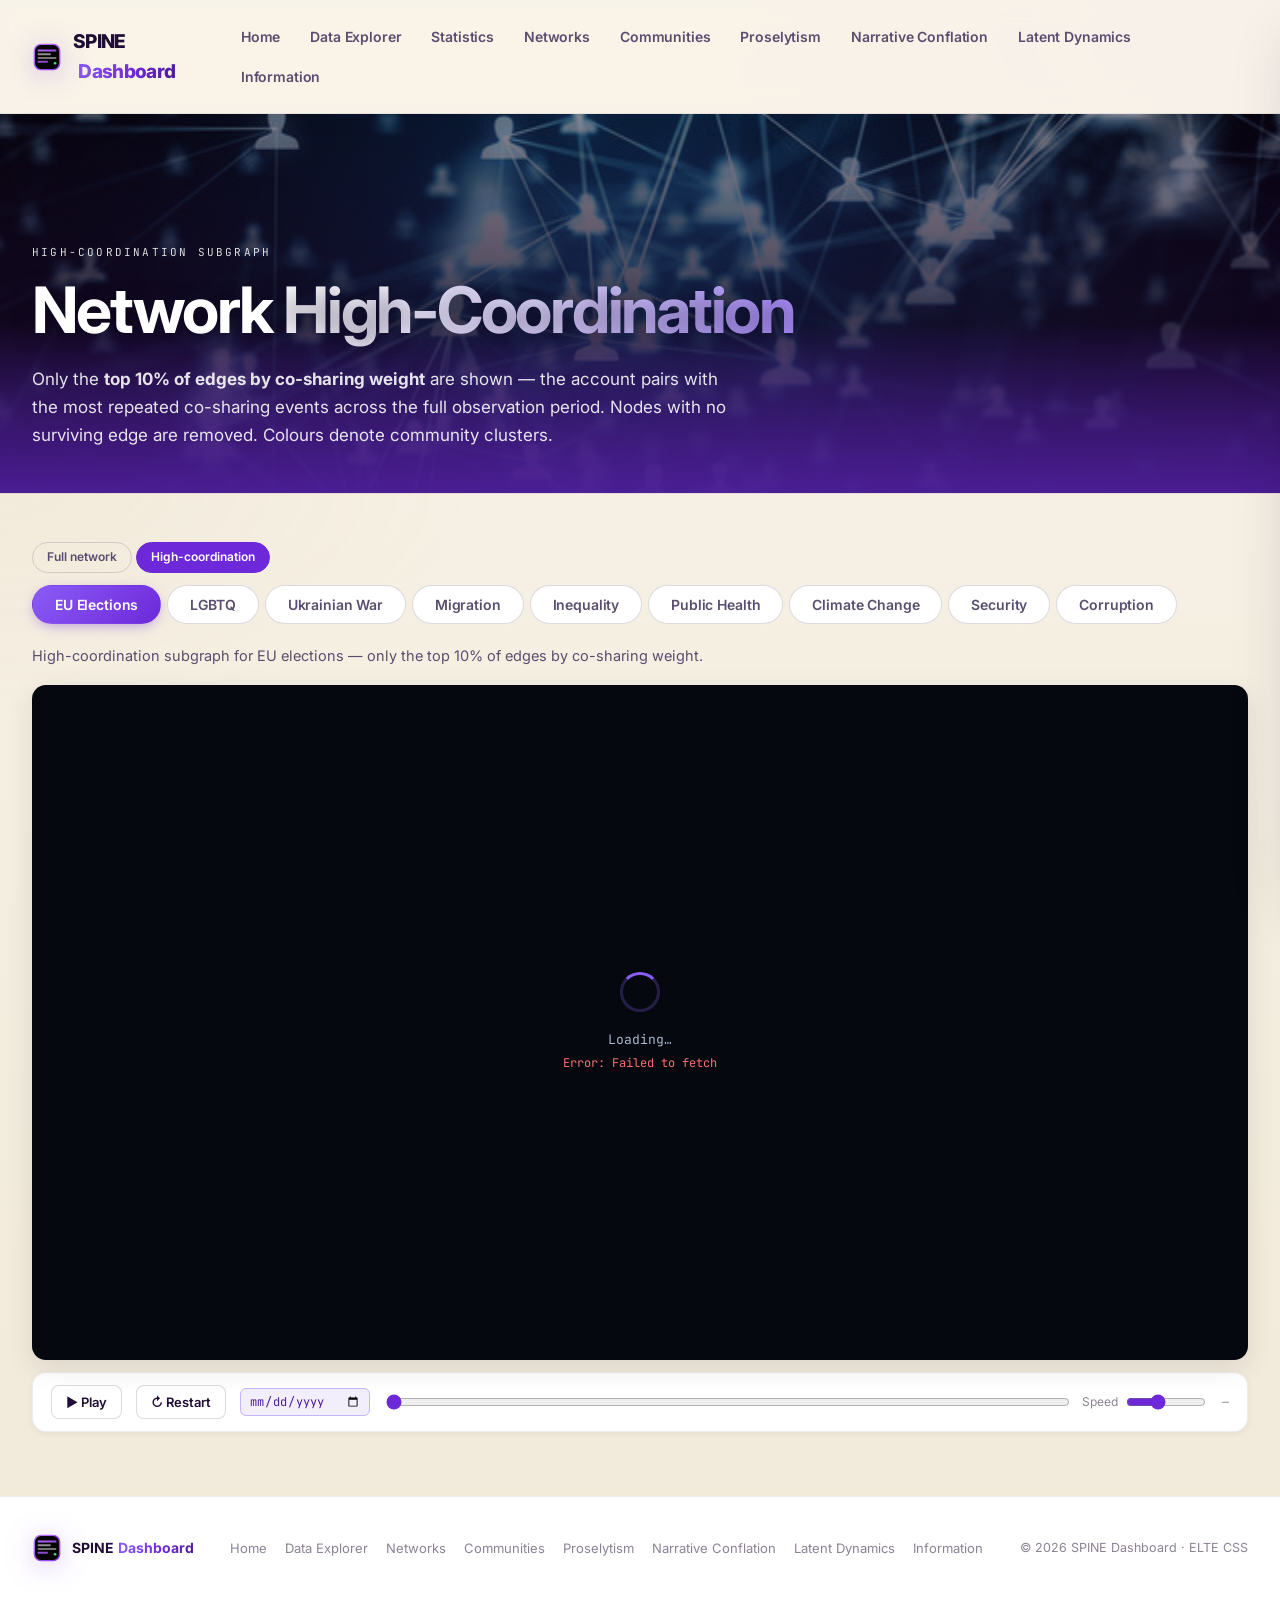
<file: networks-coordinated.html>
<!doctype html>
<html lang="en">
  <head>
    <meta charset="utf-8" />
    <meta name="viewport" content="width=device-width, initial-scale=1" />
    <title>High-Coordination Networks — SPINE Dashboard</title>
    <link rel="icon" type="image/svg+xml" href="favicon.svg" />
    <meta name="theme-color" content="#f8f3e9" />
    <link rel="preconnect" href="https://fonts.googleapis.com" />
    <link rel="preconnect" href="https://fonts.gstatic.com" crossorigin />
    <link href="https://fonts.googleapis.com/css2?family=Inter:wght@300;400;500;600;700;800&family=JetBrains+Mono:wght@400;500&display=swap" rel="stylesheet" />
    <link rel="stylesheet" href="styles.css?v=2" />
    <script src="d3.min.js"></script>
    <style>
      .net-wrap {
        position: relative;
        background: #06080f;
        border-radius: var(--radius);
        border: 1px solid var(--border);
        box-shadow: var(--shadow-md);
        overflow: hidden;
        height: 75vh;
        min-height: 480px;
      }
      #net-svg { width: 100%; height: 100%; display: block; }
      #net-svg .link { stroke: #00e5ff; stroke-opacity: 0.18; }
      #net-svg .node { fill-opacity: 0.82; stroke: #06080f; stroke-width: 0.8; }
      #net-svg .label {
        font-size: 9px; fill: rgba(220,230,255,0.9); pointer-events: none;
        font-family: "JetBrains Mono", monospace;
        text-shadow: 0 0 4px #06080f, 0 0 8px #06080f;
      }
      .net-controls {
        display: flex; align-items: center; gap: 14px; flex-wrap: wrap;
        padding: 12px 18px; background: var(--paper); border: 1px solid var(--border);
        border-radius: var(--radius); box-shadow: var(--shadow-sm); margin-top: 12px;
      }
      .net-btn {
        display: inline-flex; align-items: center; gap: 6px; height: 34px;
        padding: 0 14px; border-radius: 8px; border: 1px solid var(--border-strong);
        background: var(--paper); color: var(--ink); font-size: 13px;
        font-family: inherit; font-weight: 600; cursor: pointer; transition: all 0.15s var(--ease);
      }
      .net-btn:hover { border-color: var(--purple); color: var(--purple-deep); }
      .net-btn.is-active { background: var(--purple); color: #fff; border-color: var(--purple); }
      .net-date {
        font-family: "JetBrains Mono", monospace; font-size: 12px; color: var(--purple-deep);
        background: var(--purple-soft); padding: 4px 10px; border-radius: 6px;
        border: 1px solid var(--purple-light); white-space: nowrap;
      }
      .net-progress-wrap { flex: 1; min-width: 160px; display: flex; flex-direction: column; gap: 4px; }
      #timeline-range { width: 100%; accent-color: var(--purple); cursor: pointer; }
      #net-date-input {
        font-family: "JetBrains Mono", monospace; font-size: 12px; color: var(--purple-deep);
        background: var(--purple-soft); padding: 4px 8px; border-radius: 6px;
        border: 1px solid var(--purple-light); cursor: text; width: 130px;
      }
      #net-date-input:focus { outline: 2px solid var(--purple); }
      .net-speed { display: flex; align-items: center; gap: 6px; font-size: 12px; color: var(--ink-faint); white-space: nowrap; }
      .net-speed input[type=range] { width: 80px; accent-color: var(--purple); }
      .net-stats { font-size: 11.5px; color: var(--ink-faint); font-family: "JetBrains Mono", monospace; white-space: nowrap; }
      .net-loading {
        position: absolute; inset: 0; background: rgba(6,8,15,0.92);
        display: flex; flex-direction: column; align-items: center; justify-content: center;
        gap: 18px; z-index: 10;
      }
      .net-loading.hidden { display: none; }
      .net-spinner {
        width: 40px; height: 40px; border: 3px solid rgba(139,92,246,0.25);
        border-top-color: #8b5cf6; border-radius: 50%; animation: spin 0.8s linear infinite;
      }
      .net-loading-text {
        font-family: "JetBrains Mono", monospace; font-size: 13px;
        color: rgba(200,216,240,0.85); text-align: center; max-width: 300px; line-height: 1.6;
      }
      .net-loading-sub { font-size: 11px; color: rgba(141,130,149,0.7); margin-top: 4px; }
      .net-error { font-family: "JetBrains Mono", monospace; font-size: 12px; color: #f87171; text-align: center; max-width: 360px; padding: 0 20px; line-height: 1.6; }
      .net-insights { margin-top: 24px; background: var(--paper); border: 1px solid var(--border); border-radius: var(--radius); overflow: hidden; }
      .ni-header { padding: 14px 20px 12px; border-bottom: 1px solid var(--border); display: flex; align-items: center; gap: 10px; }
      .ni-header-title { font-size: 12px; font-weight: 700; text-transform: uppercase; letter-spacing: 0.1em; color: var(--ink-dim); }
      .ni-grid { display: grid; grid-template-columns: 1fr 1fr; gap: 0; }
      .ni-card { padding: 18px 20px; border-right: 1px solid var(--border); }
      .ni-card:last-child { border-right: none; }
      .ni-card-full { grid-column: 1/-1; border-top: 1px solid var(--border); border-right: none; padding: 18px 20px; }
      .ni-card-title { font-size: 10.5px; font-weight: 700; text-transform: uppercase; letter-spacing: 0.12em; color: var(--ink-faint); margin-bottom: 14px; }
      .ni-bar-row { display: flex; align-items: center; gap: 8px; margin-bottom: 7px; }
      .ni-bar-row:last-child { margin-bottom: 0; }
      .ni-bar-month { font-family: "JetBrains Mono", monospace; font-size: 10px; color: var(--ink-dim); min-width: 50px; flex-shrink: 0; }
      .ni-bar-track { flex: 1; height: 7px; background: var(--border); border-radius: 4px; overflow: hidden; }
      .ni-bar-fill { height: 100%; background: linear-gradient(90deg,#8b5cf6,#6d28d9); border-radius: 4px; }
      .ni-bar-fill.peak { background: linear-gradient(90deg,#a78bfa,#7c3aed); }
      .ni-bar-count { font-family: "JetBrains Mono", monospace; font-size: 10px; color: var(--ink-faint); min-width: 26px; text-align: right; flex-shrink: 0; }
      .ni-stat-row { display: flex; justify-content: space-between; align-items: baseline; padding: 5px 0; border-bottom: 1px solid var(--border); font-size: 12px; gap: 12px; }
      .ni-stat-row:last-child { border-bottom: none; padding-bottom: 0; }
      .ni-stat-label { color: var(--ink-dim); flex-shrink: 0; }
      .ni-stat-val { font-family: "JetBrains Mono", monospace; font-weight: 600; color: var(--ink); text-align: right; }
      .ni-lbl-list { display: flex; flex-direction: column; gap: 0; }
      .ni-lbl-row { display: flex; align-items: baseline; gap: 10px; padding: 7px 0; border-bottom: 1px solid var(--border); font-size: 12px; }
      .ni-lbl-row:last-child { border-bottom: none; padding-bottom: 0; }
      .ni-lbl-rank { font-family: "JetBrains Mono", monospace; font-size: 10px; color: var(--ink-faint); min-width: 16px; flex-shrink: 0; }
      .ni-lbl-text { flex: 1; color: var(--ink-dim); line-height: 1.45; }
      .ni-lbl-count { font-family: "JetBrains Mono", monospace; font-size: 11px; color: var(--purple-deep); font-weight: 700; flex-shrink: 0; }
      .ni-loading { font-size: 11px; color: var(--ink-faint); font-style: italic; padding: 8px 0; }
      .ni-loading-inline { font-size: 11px; color: var(--ink-faint); font-style: italic; font-weight: normal; font-family: inherit; }
      @media (max-width:640px) {
        .ni-grid { grid-template-columns: 1fr; }
        .ni-card { border-right: none; border-bottom: 1px solid var(--border); }
        .ni-card:last-child { border-bottom: none; }
      }
      .net-post-overlay { display: none; position: fixed; inset: 0; background: rgba(15,6,28,0.45); z-index: 100; backdrop-filter: blur(2px); }
      .net-post-overlay.is-open { display: block; }
      .net-post-panel {
        position: fixed; top: 0; right: 0; bottom: 0; width: min(540px,96vw);
        background: var(--paper); z-index: 101; transform: translateX(100%);
        transition: transform 0.3s cubic-bezier(0.22,1,0.36,1);
        box-shadow: var(--shadow-lg); border-left: 1px solid var(--border);
        display: flex; flex-direction: column;
      }
      .net-post-panel.is-open { transform: translateX(0); }
      .net-post-header { background: var(--paper); border-bottom: 1px solid var(--border); padding: 16px 20px; display: flex; align-items: flex-start; justify-content: space-between; gap: 12px; flex-shrink: 0; }
      .net-post-title { font-size: 14px; font-weight: 700; color: var(--ink); word-break: break-all; font-family: "JetBrains Mono", monospace; }
      .net-post-subtitle { font-size: 11px; color: var(--ink-faint); font-family: "JetBrains Mono", monospace; margin-top: 3px; }
      .net-post-body { padding: 4px 20px 20px; flex: 1; overflow-y: auto; }
      .np-card { padding: 14px 0; border-bottom: 1px solid var(--border); }
      .np-card:last-child { border-bottom: none; }
      .np-meta { display: flex; gap: 7px; align-items: center; flex-wrap: wrap; margin-bottom: 6px; }
      .np-date { font-family: "JetBrains Mono", monospace; font-size: 10.5px; color: var(--ink-faint); }
      .np-user { font-size: 12px; font-weight: 600; color: var(--purple-deep); }
      .np-text { font-size: 13px; color: var(--ink-dim); line-height: 1.55; margin: 5px 0; }
      .np-labels { display: flex; gap: 5px; flex-wrap: wrap; margin-top: 6px; }
      .np-lbl { font-size: 10px; padding: 2px 7px; border-radius: 999px; background: var(--purple-soft); color: var(--purple-deep); border: 1px solid var(--purple-light); }
      .np-lbl.ukraine { background: var(--amber-soft); color: var(--amber-deep); border-color: rgba(184,135,70,.3); }
      .np-lbl.lgbtq { background: rgba(190,58,77,.08); color: var(--rose); border-color: rgba(190,58,77,.25); }
      .np-lbl.migration { background: rgba(16,185,129,.10); color: #065f46; border-color: rgba(16,185,129,.30); }
      .np-lbl.inequality { background: rgba(37,99,235,.10); color: #1e3a8a; border-color: rgba(37,99,235,.30); }
      .np-lbl.public_health { background: rgba(217,119,6,.10); color: #92400e; border-color: rgba(217,119,6,.30); }
      .np-lbl.climate { background: rgba(5,150,105,.10); color: #064e3b; border-color: rgba(5,150,105,.30); }
      .np-lbl.security { background: rgba(220,38,38,.10); color: #7f1d1d; border-color: rgba(220,38,38,.30); }
      .np-lbl.corruption { background: rgba(124,58,237,.10); color: #4c1d95; border-color: rgba(124,58,237,.30); }
      .np-account-sep { padding: 10px 0 6px; margin-top: 10px; border-top: 1px solid var(--border); font-size: 10.5px; font-weight: 700; text-transform: uppercase; letter-spacing: .12em; color: var(--purple-deep); font-family: "JetBrains Mono", monospace; word-break: break-all; }
      .np-empty { padding: 32px 0; text-align: center; color: var(--ink-faint); font-size: 13px; }
      #net-svg .link { cursor: pointer; }
      #net-svg .node { cursor: pointer; }
      .net-tab-bar { display: flex; border-bottom: 1px solid var(--border); background: var(--paper); flex-shrink: 0; }
      .net-tab-btn { flex: 1; padding: 10px 14px; font-size: 12.5px; font-weight: 600; color: var(--ink-dim); background: none; border: none; border-bottom: 2px solid transparent; cursor: pointer; font-family: inherit; transition: color 0.15s,border-color 0.15s; text-align: center; }
      .net-tab-btn.is-active { color: var(--purple-deep); border-bottom-color: var(--purple); }
      .net-tab-btn:hover:not(.is-active) { color: var(--ink); background: var(--bg-soft,#f5f0fb); }
      .np-info-bar { font-size: 11px; color: var(--ink-faint); font-family: "JetBrains Mono", monospace; padding: 10px 0 6px; border-bottom: 1px solid var(--border); margin-bottom: 2px; }
      .net-tooltip {
        position: absolute; background: rgba(15,6,28,0.92); color: rgba(200,216,240,0.95);
        font-family: "JetBrains Mono", monospace; font-size: 11px; padding: 7px 11px;
        border-radius: 8px; border: 1px solid rgba(139,92,246,0.35); pointer-events: none;
        line-height: 1.65; display: none; z-index: 20; max-width: 280px; word-break: break-word;
      }
      .view-toggle { display: flex; gap: 4px; margin-bottom: 12px; }
      .view-opt { font-size: 12px; font-weight: 600; padding: 5px 14px; border-radius: 999px; border: 1px solid var(--border-strong); color: var(--ink-dim); text-decoration: none; transition: all 0.15s var(--ease); }
      .view-opt:hover { border-color: var(--purple); color: var(--purple-deep); }
      .view-opt-active { background: var(--purple); color: #fff !important; border-color: var(--purple); }
    </style>
      <script src="spine-config.js"></script>
    <script src="spine-data.js"></script>
  </head>
  <body>
    <header class="nav">
      <a href="index.html" class="logo" aria-label="SPINE Dashboard home">
        <img src="favicon.svg" class="logo-mark" alt="" aria-hidden="true" width="30" height="30" />
        <span class="logo-text"><span class="logo-prefix">SPINE</span><span class="logo-suffix">Dashboard</span></span>
      </a>
      <nav class="nav-links" aria-label="Main">
        <a href="index.html">Home</a>
        <a href="data-explorer.html">Data Explorer</a>
        <a href="statistics.html">Statistics</a>
        <a href="networks.html">Networks</a>
        <a href="communities.html">Communities</a>
        <a href="proselytism.html">Proselytism</a>
        <a href="narrative-conflation.html">Narrative Conflation</a>
        <a href="latent-dynamics.html">Latent Dynamics</a>
        <a href="information.html">Information</a>
      </nav>
    </header>

    <main>
      <section class="page-hero">
        <div class="page-hero-bg network" aria-hidden="true"></div>
        <div class="page-hero-content">
          <span class="section-label">High-coordination subgraph</span>
          <h1>Network <span class="gradient-text">High-Coordination</span></h1>
          <p class="lead" id="net-hero-lead">
            Only the <strong>top 1% of edges by co-sharing weight</strong> are shown —
            the account pairs with the most repeated co-sharing events across the full
            observation period. Nodes with no surviving edge are removed.
            Colours denote community clusters.
          </p>
        </div>
      </section>

      <section class="body-section">
        <div class="container">

          <div class="view-toggle">
            <a href="networks.html" class="view-opt">Full network</a>
            <a href="networks-coordinated.html" class="view-opt view-opt-active">High-coordination</a>
          </div>

          <div class="network-tabs" role="tablist" aria-label="Topic networks">
            <button class="network-tab is-active" role="tab" aria-selected="true" data-topic="eu_elections">EU Elections</button>
            <button class="network-tab" role="tab" aria-selected="false" data-topic="lgbtq">LGBTQ</button>
            <button class="network-tab" role="tab" aria-selected="false" data-topic="ukrainian_war">Ukrainian War</button>
            <button class="network-tab" role="tab" aria-selected="false" data-topic="migration">Migration</button>
            <button class="network-tab" role="tab" aria-selected="false" data-topic="inequality">Inequality</button>
            <button class="network-tab" role="tab" aria-selected="false" data-topic="public_health">Public Health</button>
            <button class="network-tab" role="tab" aria-selected="false" data-topic="climate">Climate Change</button>
            <button class="network-tab" role="tab" aria-selected="false" data-topic="security">Security</button>
            <button class="network-tab" role="tab" aria-selected="false" data-topic="corruption">Corruption</button>
          </div>

          <p class="network-desc" id="net-desc"></p>

          <div class="net-wrap" id="net-wrap">
            <div class="net-loading" id="net-loading">
              <div class="net-spinner"></div>
              <div class="net-loading-text">
                Loading…
                <div class="net-loading-sub" id="net-loading-sub">Filtering to top 10% of edges by weight…</div>
              </div>
            </div>
            <svg id="net-svg"><g id="net-g"></g></svg>
            <div class="net-tooltip" id="net-tooltip"></div>
          </div>

          <div class="net-controls" id="net-controls">
            <button class="net-btn is-active" id="btn-play">&#9654; Play</button>
            <button class="net-btn" id="btn-restart">&#8635; Restart</button>
            <input type="date" id="net-date-input" title="Jump to date" />
            <div class="net-progress-wrap">
              <input type="range" id="timeline-range" min="0" max="0" step="1" value="0" />
            </div>
            <div class="net-speed">
              Speed
              <input type="range" id="speed-range" min="50" max="1000" step="50" value="400" />
            </div>
            <div class="net-stats" id="net-stats">—</div>
          </div>

          <div class="net-insights" id="net-insights" hidden>
            <div class="ni-header"><span class="ni-header-title">Network insights</span></div>
            <div class="ni-grid">
              <div class="ni-card" id="ni-peak"></div>
              <div class="ni-card" id="ni-time"></div>
              <div class="ni-card ni-card-full" id="ni-labels"></div>
            </div>
          </div>

        </div>
      </section>
    </main>

    <div class="net-post-overlay" id="net-post-overlay"></div>
    <aside class="net-post-panel" id="net-post-panel" aria-label="Account posts">
      <div class="net-post-header">
        <div>
          <div class="net-post-title" id="net-post-title"></div>
          <div class="net-post-subtitle" id="net-post-subtitle"></div>
        </div>
        <button class="detail-close" id="net-post-close" aria-label="Close">&#x2715;</button>
      </div>
      <div class="net-tab-bar">
        <button class="net-tab-btn is-active" data-tab="relevant" id="net-tab-btn-relevant">Co-sharing posts</button>
        <button class="net-tab-btn" data-tab="all" id="net-tab-btn-all">All posts</button>
      </div>
      <div class="net-post-body">
        <div id="net-tab-relevant-content"></div>
        <div id="net-tab-all-content" hidden></div>
      </div>
    </aside>

    <footer class="footer">
      <div class="footer-inner">
        <div class="footer-brand">
          <img src="favicon.svg" class="logo-mark" alt="" aria-hidden="true" width="24" height="24" />
          <span><span class="logo-prefix">SPINE</span><span class="logo-suffix">Dashboard</span></span>
        </div>
        <div class="footer-links">
          <a href="index.html">Home</a>
          <a href="data-explorer.html">Data Explorer</a>
          <a href="networks.html">Networks</a>
          <a href="communities.html">Communities</a>
        <a href="proselytism.html">Proselytism</a>
        <a href="narrative-conflation.html">Narrative Conflation</a>
        <a href="latent-dynamics.html">Latent Dynamics</a>
        <a href="information.html">Information</a>
        </div>
        <div class="footer-copy">© <span id="year"></span> SPINE Dashboard · ELTE CSS</div>
      </div>
    </footer>

    <script src="script.js"></script>
    <script>
    (function () {
      'use strict';

      // Fraction of edges (by weight) to KEEP as "high coordination", per topic.
      // eu_elections/lgbtq/ukrainian_war use the finalized top-10% cutoff;
      // the rest keep the original top-1% cutoff.
      var HC_KEEP_FRACTION = {
        eu_elections:  0.10,
        lgbtq:         0.10,
        ukrainian_war: 0.10,
      };
      function hcKeepFraction(topic) { return HC_KEEP_FRACTION[topic] ?? 0.01; }

      function filterToTopEdges(data, topic) {
        var weights = data.edges.map(function(e){ return e.weight; }).sort(function(a,b){ return a-b; });
        if (!weights.length) return data;
        var keepFraction = hcKeepFraction(topic);
        var threshold = weights[Math.floor(weights.length * (1 - keepFraction))];

        var filteredEdges = data.edges.filter(function(e){ return e.weight >= threshold; });
        var nodeSet = new Set();
        filteredEdges.forEach(function(e){ nodeSet.add(e.source); nodeSet.add(e.target); });
        var filteredNodes = data.nodes.filter(function(n){ return nodeSet.has(n.id); });

        var edgeKeySet = new Set(
          filteredEdges.map(function(e){ return [e.source, e.target].sort().join('|'); })
        );
        var filteredFrames = data.frames
          .map(function(f){
            return Object.assign({}, f, {
              new: f.new.filter(function(e){ return edgeKeySet.has([e.sf, e.tf].sort().join('|')); })
            });
          })
          .filter(function(f){ return f.new.length > 0; });

        return Object.assign({}, data, {
          nodes: filteredNodes,
          edges: filteredEdges,
          frames: filteredFrames,
          stats: Object.assign({}, data.stats, {
            nodeCount: filteredNodes.length,
            edgeCount: filteredEdges.length,
            frameCount: filteredFrames.length,
          }),
        });
      }

      const PALETTE = d3.schemeTableau10.concat(d3.schemeDark2).concat(d3.schemeSet2);
      function clusterColor(id) { return PALETTE[id % PALETTE.length]; }

      const MIGRATION_LABELS = {
        901:'Culture under attack',902:'Economic burden',903:'Illegals and fraudsters',
        904:'Extradition necessity',905:'Nation state should decide',906:'Administrative burden',
        907:'General system failure',908:'Security threat',909:'Criminals',910:'Welfare state overload',
      };

      const TOPIC_META = {
        eu_elections:  { desc: 'High-coordination subgraph for EU elections — only the top 10% of edges by co-sharing weight.' },
        lgbtq:         { desc: 'High-coordination subgraph for LGBTQ-related posts — top 10% of edges by co-sharing weight.' },
        ukrainian_war: { desc: 'High-coordination subgraph for Ukrainian war posts — top 10% of edges by co-sharing weight.' },
        migration:     { desc: 'High-coordination subgraph for migration posts — top 1% of edges by co-sharing weight.' },
        inequality:    { desc: 'High-coordination subgraph for inequality posts — top 1% of edges by co-sharing weight.' },
        public_health: { desc: 'High-coordination subgraph for public health posts — top 1% of edges by co-sharing weight.' },
        climate:       { desc: 'High-coordination subgraph for climate change posts — top 1% of edges by co-sharing weight.' },
        security:      { desc: 'High-coordination subgraph for security posts — top 1% of edges by co-sharing weight.' },
        corruption:    { desc: 'High-coordination subgraph for corruption posts — top 1% of edges by co-sharing weight.' },
      };

      let currentTopic  = 'eu_elections';
      let networkData   = null;
      let frameIndex    = 0;
      let playing       = false;
      let playTimer     = null;
      let frameInterval = 400;
      let simulation    = null;
      const netPostsCache = {};
      const edgeState   = new Map();

      const loadingEl    = document.getElementById('net-loading');
      const loadingSubEl = document.getElementById('net-loading-sub');
      const svgEl        = document.getElementById('net-svg');
      const gEl          = document.getElementById('net-g');
      const tooltip      = document.getElementById('net-tooltip');
      const btnPlay      = document.getElementById('btn-play');
      const btnRestart   = document.getElementById('btn-restart');
      const dateInput    = document.getElementById('net-date-input');
      const timelineRange= document.getElementById('timeline-range');
      const speedRange   = document.getElementById('speed-range');
      const statsEl      = document.getElementById('net-stats');
      const descEl       = document.getElementById('net-desc');
      const insightsEl   = document.getElementById('net-insights');
      const heroLeadEl   = document.getElementById('net-hero-lead');

      const svg = d3.select(svgEl);
      const g   = d3.select(gEl);
      let linkG, nodeG, labelG;

      function initLayers() {
        g.selectAll('*').remove();
        linkG  = g.append('g').attr('class','links');
        nodeG  = g.append('g').attr('class','nodes');
        labelG = g.append('g').attr('class','labels');
      }
      initLayers();

      svg.call(d3.zoom().scaleExtent([0.1,8]).on('zoom',(e)=>g.attr('transform',e.transform)));

      async function loadTopic(topic) {
        stopPlayback();
        edgeState.clear();
        frameIndex  = 0;
        networkData = null;
        initLayers();
        dateInput.value = ''; timelineRange.value = 0; timelineRange.max = 0;
        statsEl.textContent = '—';
        descEl.textContent  = TOPIC_META[topic]?.desc ?? '';
        const pctLabel = Math.round(hcKeepFraction(topic) * 100);
        if (heroLeadEl) {
          heroLeadEl.innerHTML = `Only the <strong>top ${pctLabel}% of edges by co-sharing weight</strong> are shown — the account pairs with the most repeated co-sharing events across the full observation period. Nodes with no surviving edge are removed. Colours denote community clusters.`;
        }
        loadingEl.classList.remove('hidden');
        loadingSubEl.textContent = `Filtering to top ${pctLabel}% of edges by weight…`;
        try {
          const res = await fetch(`/network-data/${topic}.json.gz`);
          if (!res.ok) throw new Error(`HTTP ${res.status}`);
          const ds = new DecompressionStream('gzip');
          const raw = JSON.parse(await new Response(res.body.pipeThrough(ds)).text());
          if (raw.error) throw new Error(raw.error);
          networkData = filterToTopEdges(raw, topic);
          loadingEl.classList.add('hidden');
          buildStaticGraph(networkData);
          renderFrame(-1);
          const s = networkData.stats;
          statsEl.textContent = `${s.nodeCount} nodes · ${s.edgeCount} edges · ${s.frameCount} days`;
          timelineRange.max   = Math.max(0, networkData.frames.length - 1);
          timelineRange.value = 0;
          if (networkData.frames.length) {
            dateInput.min = networkData.frames[0].month;
            dateInput.max = networkData.frames[networkData.frames.length-1].month;
          }
          updateInsights(topic, networkData);
        } catch(err) {
          insightsEl.hidden = true;
          loadingSubEl.innerHTML = `<span class="net-error">Error: ${err.message}</span>`;
        }
      }

      let simNodes = [], simLinks = [];

      function buildStaticGraph(data) {
        const W = svgEl.clientWidth  || 800;
        const H = svgEl.clientHeight || 600;
        simNodes = data.nodes.map(n=>({ id:n.id, cluster:n.cluster, degree:n.degree,
          x: W/2+(Math.random()-.5)*200, y: H/2+(Math.random()-.5)*200 }));
        simLinks = data.edges.map(e=>({ source:e.source, target:e.target, weight:e.weight }));
        if (simulation) simulation.stop();
        simulation = d3.forceSimulation(simNodes)
          .force('link', d3.forceLink(simLinks).id(d=>d.id).distance(80).strength(0.25))
          .force('charge', d3.forceManyBody().strength(-130).distanceMax(400))
          .force('center', d3.forceCenter(W/2, H/2))
          .force('collision', d3.forceCollide().radius(d=>nodeRadius(d.degree)+3))
          .alphaDecay(0.03).on('tick', ticked);
        const circles = nodeG.selectAll('circle').data(simNodes,d=>d.id).join('circle')
          .attr('class','node').attr('r',d=>nodeRadius(d.degree)).attr('fill',d=>clusterColor(d.cluster))
          .on('mouseover',showTooltip).on('mousemove',moveTooltip).on('mouseout',hideTooltip)
          .on('click',(e,d)=>{ e.stopPropagation(); openNodePanel(d.id,d.cluster,d.degree); });
        circles.call(d3.drag()
          .on('start',(e,d)=>{ if(!e.active) simulation.alphaTarget(0.3).restart(); d.fx=d.x; d.fy=d.y; })
          .on('drag', (e,d)=>{ d.fx=e.x; d.fy=e.y; })
          .on('end',  (e,d)=>{ if(!e.active) simulation.alphaTarget(0); d.fx=null; d.fy=null; }));
        const degThr = (()=>{ const s=simNodes.map(n=>n.degree).sort((a,b)=>b-a); return s[Math.min(40,s.length-1)]||1; })();
        labelG.selectAll('text').data(simNodes.filter(n=>n.degree>=degThr),d=>d.id).join('text')
          .attr('class','label').attr('dy',d=>-(nodeRadius(d.degree)+3)).attr('text-anchor','middle').text(d=>d.id);
        simulation.tick(100); ticked();
      }

      function nodeRadius(deg) { return Math.min(12, 2+Math.sqrt(deg||1)*1.4); }

      function ticked() {
        nodeG.selectAll('circle').attr('cx',d=>d.x).attr('cy',d=>d.y);
        linkG.selectAll('line').attr('x1',d=>d.sx).attr('y1',d=>d.sy).attr('x2',d=>d.tx).attr('y2',d=>d.ty);
        labelG.selectAll('text').attr('x',d=>d.x).attr('y',d=>d.y);
      }

      function posMap() { const m=new Map(); for(const n of simNodes) m.set(n.id,{x:n.x,y:n.y}); return m; }

      function renderFrame(idx) {
        if (!networkData) return;
        const frames = networkData.frames;
        if (idx < 0) { edgeState.clear(); }
        else if (idx < frameIndex) { edgeState.clear(); for(let i=0;i<=idx;i++) applyFrame(frames[i]); }
        else { for(let i=frameIndex+1;i<=idx;i++) applyFrame(frames[i]); }
        frameIndex = idx; drawEdges();
        timelineRange.value = idx>=0?idx:0;
        dateInput.value = idx>=0&&frames[idx]?frames[idx].month:'';
      }

      function applyFrame(frame) {
        for(const e of frame.new) edgeState.set(e.sf+'|'+e.tf,{source:e.sf,target:e.tf,weight:e.w});
      }

      function drawEdges() {
        const pm    = posMap();
        const edges = [...edgeState.values()].filter(e=>pm.has(e.source)&&pm.has(e.target));
        const maxW  = edges.length ? Math.max(...edges.map(e=>e.weight)) : 1;
        linkG.selectAll('line').data(edges,e=>e.source+'|'+e.target).join('line')
          .attr('class','link')
          .attr('x1',e=>pm.get(e.source).x).attr('y1',e=>pm.get(e.source).y)
          .attr('x2',e=>pm.get(e.target).x).attr('y2',e=>pm.get(e.target).y)
          .attr('stroke-width',e=>Math.min(2,Math.max(0.4,Math.sqrt(e.weight)*0.6)))
          .attr('stroke-opacity',e=>0.08+(e.weight/maxW)*0.42)
          .on('click',(ev,d)=>{ ev.stopPropagation(); openEdgePanel(d.source,d.target,d.weight); });
        for(const e of edges){
          const s=pm.get(e.source), t=pm.get(e.target);
          e.sx=s.x; e.sy=s.y; e.tx=t.x; e.ty=t.y;
        }
      }

      function startPlayback() {
        if (!networkData||playing) return;
        playing=true; btnPlay.textContent='⏸ Pause'; btnPlay.classList.add('is-active');
        function tick() {
          if (!playing) return;
          if (frameIndex>=networkData.frames.length-1){ stopPlayback(); return; }
          renderFrame(frameIndex+1); playTimer=setTimeout(tick,frameInterval);
        }
        tick();
      }
      function stopPlayback() {
        playing=false; clearTimeout(playTimer);
        btnPlay.textContent='▶ Play'; btnPlay.classList.remove('is-active');
      }

      btnPlay.addEventListener('click',()=>{
        if(playing) stopPlayback();
        else { if(networkData&&frameIndex>=networkData.frames.length-1) renderFrame(-1); startPlayback(); }
      });
      btnRestart.addEventListener('click',()=>{ stopPlayback(); if(networkData) renderFrame(-1); });
      speedRange.addEventListener('input',()=>{ frameInterval=1050-parseInt(speedRange.value,10); });
      frameInterval = 1050-parseInt(speedRange.value,10);
      timelineRange.addEventListener('input',()=>{ if(!networkData) return; stopPlayback(); renderFrame(parseInt(timelineRange.value,10)); });
      dateInput.addEventListener('change',()=>{
        if(!networkData) return;
        const target=dateInput.value; if(!target) return; stopPlayback();
        const frames=networkData.frames; let best=0;
        for(let i=0;i<frames.length;i++){ if(frames[i].month<=target) best=i; else break; }
        renderFrame(best);
      });

      function showTooltip(event,d) {
        tooltip.style.display='block';
        tooltip.innerHTML=`<strong>${d.id}</strong><br/>Cluster: ${d.cluster}<br/>Degree: ${d.degree}`;
        moveTooltip(event);
      }
      function moveTooltip(event) {
        const r=svgEl.getBoundingClientRect();
        tooltip.style.left=(event.clientX-r.left+12)+'px';
        tooltip.style.top =(event.clientY-r.top -10)+'px';
      }
      function hideTooltip() { tooltip.style.display='none'; }

      const netPostOverlay = document.getElementById('net-post-overlay');
      const netPostPanel   = document.getElementById('net-post-panel');
      const netPostTitleEl = document.getElementById('net-post-title');
      const netPostSubEl   = document.getElementById('net-post-subtitle');
      const netPostClose   = document.getElementById('net-post-close');
      const netTabBtnRel   = document.getElementById('net-tab-btn-relevant');
      const netTabBtnAll   = document.getElementById('net-tab-btn-all');
      const netTabRelDiv   = document.getElementById('net-tab-relevant-content');
      const netTabAllDiv   = document.getElementById('net-tab-all-content');

      function openNetPanel()  { netPostOverlay.classList.add('is-open'); netPostPanel.classList.add('is-open'); }
      function closeNetPanel() { netPostOverlay.classList.remove('is-open'); netPostPanel.classList.remove('is-open'); }
      netPostClose.addEventListener('click', closeNetPanel);
      netPostOverlay.addEventListener('click', closeNetPanel);
      document.addEventListener('keydown', e=>{ if(e.key==='Escape') closeNetPanel(); });

      function activateTab(name) {
        netTabBtnRel.classList.toggle('is-active', name==='relevant');
        netTabBtnAll.classList.toggle('is-active', name==='all');
        netTabRelDiv.hidden = name!=='relevant';
        netTabAllDiv.hidden = name!=='all';
      }
      netTabBtnRel.addEventListener('click',()=>activateTab('relevant'));
      netTabBtnAll.addEventListener('click',()=>activateTab('all'));

      async function ensureNetPosts(topic) {
        if (topic in netPostsCache) return netPostsCache[topic];
        try {
          const res=await fetch(`/api-data/net-posts/${topic}.json.gz`);
          if (!res.ok) throw new Error(`HTTP ${res.status}`);
          const ds=new DecompressionStream('gzip');
          netPostsCache[topic]=JSON.parse(await new Response(res.body.pipeThrough(ds)).text());
        } catch(_) { netPostsCache[topic]=null; }
        return netPostsCache[topic];
      }

      const niPeakEl = document.getElementById('ni-peak');
      const niTimeEl = document.getElementById('ni-time');
      const niLblEl  = document.getElementById('ni-labels');

      function renderInsightsPeak(frames) {
        const byMonth={};
        for(const f of frames){ if(!f.new?.length) continue; const mo=(f.month||'').slice(0,7); if(!mo) continue;
          for(const e of f.new) byMonth[mo]=(byMonth[mo]||0)+(parseInt(e.d,10)||0); }
        const top=Object.entries(byMonth).sort((a,b)=>b[1]-a[1]).slice(0,8);
        if(!top.length){ niPeakEl.innerHTML='<div class="ni-card-title">Peak activity</div><p class="ni-loading">No data.</p>'; return; }
        const maxVal=top[0][1], peakMo=top[0][0];
        let html='<div class="ni-card-title">Peak months (co-sharing events)</div>';
        for(const [mo,cnt] of top){
          html+=`<div class="ni-bar-row"><span class="ni-bar-month">${mo}</span>
            <div class="ni-bar-track"><div class="ni-bar-fill${mo===peakMo?' peak':''}" style="width:${(cnt/maxVal*100).toFixed(1)}%"></div></div>
            <span class="ni-bar-count">${cnt.toLocaleString()}</span></div>`;
        }
        niPeakEl.innerHTML=html;
      }

      function renderInsightsActivity(frames, gapStats) {
        let totalEvents=0,activeDays=0,peakDay=null,peakCount=0; const lastW={};
        for(const f of frames){ if(!f.new?.length) continue; let dayEvents=0;
          for(const e of f.new){ const d=parseInt(e.d,10)||0; totalEvents+=d; dayEvents+=d; lastW[`${e.sf}|${e.tf}`]=e.w; }
          activeDays++; if(dayEvents>peakCount){ peakCount=dayEvents; peakDay=f.month; } }
        const wVals=Object.values(lastW).sort((a,b)=>a-b);
        const wn=wVals.length, wMed=wn?(wn%2===0?(wVals[wn/2-1]+wVals[wn/2])/2:wVals[Math.floor(wn/2)]):0;
        const wMean=wn?wVals.reduce((s,v)=>s+v,0)/wn:0;
        const gapRow=gapStats?.mean_gap_min!=null
          ?`<div class="ni-stat-row"><span class="ni-stat-label">Mean share gap</span><span class="ni-stat-val">${gapStats.mean_gap_min.toFixed(1)} min</span></div>`
          :`<div class="ni-stat-row"><span class="ni-stat-label">Mean share gap</span><span class="ni-stat-val ni-loading-inline">loading…</span></div>`;
        niTimeEl.innerHTML=`<div class="ni-card-title">Co-sharing activity</div>
          <div class="ni-stat-row"><span class="ni-stat-label">Detection window</span><span class="ni-stat-val">60 min</span></div>
          ${gapRow}
          <div class="ni-stat-row"><span class="ni-stat-label">Total events</span><span class="ni-stat-val">${totalEvents.toLocaleString()}</span></div>
          <div class="ni-stat-row"><span class="ni-stat-label">Active days</span><span class="ni-stat-val">${activeDays.toLocaleString()}</span></div>
          <div class="ni-stat-row"><span class="ni-stat-label">Peak day</span><span class="ni-stat-val">${peakDay??'—'}</span></div>
          <div class="ni-stat-row"><span class="ni-stat-label">Peak day events</span><span class="ni-stat-val">${peakCount.toLocaleString()}</span></div>
          <div class="ni-stat-row"><span class="ni-stat-label">Median edge weight</span><span class="ni-stat-val">${wMed.toFixed(1)} events</span></div>
          <div class="ni-stat-row"><span class="ni-stat-label">Mean edge weight</span><span class="ni-stat-val">${wMean.toFixed(1)} events</span></div>`;
      }

      const EU_ELECTION_RAW=new Set(["EU institutions are illegitimate and corrupt.","EU/European national and local elections are rigged or invalid.","EU institutions and Western democracies are inefficient compared to authoritarian regimes.","EU institutions and Western democracies are inefficient compared to authoritarian or illiberal regimes.","Immigrants are seizing power in the EU/immigration has negative economic/social/cultural/security consequences.","Immigrants are seizing power in the EU, which has negative economic, social, cultural or security consequences.","The EU is a neocolonial project oppressing developing and emerging countries.","The EU is a neocolonial project oppressing least developed, low-income or Global South nations and economies","The EU poses a risk to the sovereignty of European nations by challenging their political and national autonomy.","The EU poses a risk to the sovereignty of its Member States, European nations and neighbouring countries by challenging their economic, political, security and national autonomy.","The EU's environmental policies and green agenda are inefficient and pointless, with negative consequences for the domestic economy, society, and public health.","The EU's environmental policies and green agenda are inefficient and have negative consequences for domestic economies, societies, public health and security."]);
      const EU_LABEL_MERGE={"EU institutions are illegitimate and corrupt.":"Illegitimate and corrupt EU institutions","The EU poses a risk to the sovereignty of European nations by challenging their political and national autonomy.":"Threat to national sovereignty","The EU poses a risk to the sovereignty of its Member States, European nations and neighbouring countries by challenging their economic, political, security and national autonomy.":"Threat to national sovereignty","EU/European national and local elections are rigged or invalid.":"Rigged or invalid EU/European national and local elections","Immigrants are seizing power in the EU/immigration has negative economic/social/cultural/security consequences.":"Immigrant policies with harmful consequences","Immigrants are seizing power in the EU, which has negative economic, social, cultural or security consequences.":"Immigrant policies with harmful consequences","The EU's environmental policies and green agenda are inefficient and pointless, with negative consequences for the domestic economy, society, and public health.":"Unefficient and harmful environmental policies and green agenda","The EU's environmental policies and green agenda are inefficient and have negative consequences for domestic economies, societies, public health and security.":"Unefficient and harmful environmental policies and green agenda","The EU is a neocolonial project oppressing developing and emerging countries.":"Neocolonialism and oppression of developing and emerging countries","The EU is a neocolonial project oppressing least developed, low-income or Global South nations and economies":"Neocolonialism and oppression of developing and emerging countries","EU institutions and Western democracies are inefficient compared to authoritarian regimes.":"Inefficient system compared to authoritarian regimes","EU institutions and Western democracies are inefficient compared to authoritarian or illiberal regimes.":"Inefficient system compared to authoritarian regimes"};

      function topicLabel(topic,post){
        const skip=new Set(['None of them','None of Them','none of them']);
        if(topic==='lgbtq'){ const v=post.LMBTQ_major_1; return(v&&!skip.has(v))?v:null; }
        if(topic==='ukrainian_war'){ const v=post.Ukrain_war_major_1; return(v&&!skip.has(v))?v:null; }
        if(topic==='eu_elections'){ const v=post.Embedding_label_1; if(!v||!EU_ELECTION_RAW.has(v)) return null; return EU_LABEL_MERGE[v]??v; }
        if(topic==='migration'){ const code=post.pred!=null?parseInt(post.pred,10):null; return code&&MIGRATION_LABELS[code]?MIGRATION_LABELS[code]:null; }
        const v=post.pred; if(!v||skip.has(v)||/^\d+$/.test(String(v))) return null; return v;
      }

      function renderInsightsLabels(topic,npData,filteredEdgeKeys){
        const title='Dominant topic labels';
        if(!npData){ niLblEl.innerHTML=`<div class="ni-card-title">${title}</div><p class="ni-loading">Data not available.</p>`; return; }
        const counts={};
        // collect only post IDs referenced by the surviving high-coordination edges
        let relevantPids=null;
        if(filteredEdgeKeys&&npData.edges){
          relevantPids=new Set();
          for(const[key,pids] of Object.entries(npData.edges)){
            if(filteredEdgeKeys.has(key)) pids.forEach(pid=>relevantPids.add(pid));
          }
        }
        const postsToCount=relevantPids
          ? Object.entries(npData.posts||{}).filter(([pid])=>relevantPids.has(pid)).map(([,p])=>p)
          : Object.values(npData.posts||{});
        for(const post of postsToCount){ const lbl=topicLabel(topic,post); if(lbl) counts[lbl]=(counts[lbl]||0)+1; }
        const top=Object.entries(counts).sort((a,b)=>b[1]-a[1]).slice(0,8);
        if(!top.length){ niLblEl.innerHTML=`<div class="ni-card-title">${title}</div><p class="ni-loading">No label data.</p>`; return; }
        let html=`<div class="ni-card-title">${title} (top ${top.length})</div><div class="ni-lbl-list">`;
        top.forEach(([lbl,cnt],i)=>{
          html+=`<div class="ni-lbl-row"><span class="ni-lbl-rank">${i+1}.</span><span class="ni-lbl-text">${lbl}</span><span class="ni-lbl-count">${cnt}</span></div>`;
        });
        niLblEl.innerHTML=html+'</div>';
      }

      async function updateInsights(topic,netData){
        if(!netData?.frames){ insightsEl.hidden=true; return; }
        insightsEl.hidden=false;
        renderInsightsPeak(netData.frames); renderInsightsActivity(netData.frames,null);
        niLblEl.innerHTML='<div class="ni-card-title">Dominant topic labels</div><p class="ni-loading">Loading…</p>';
        const npData=await ensureNetPosts(topic);
        renderInsightsActivity(netData.frames,npData?npData.stats??null:null);
        const filteredEdgeKeys=netData.edges
          ? new Set(netData.edges.map(e=>[e.source,e.target].sort().join('|')))
          : null;
        renderInsightsLabels(topic,npData,filteredEdgeKeys);
      }

      function infoBar(html){ return `<div class="np-info-bar">${html}</div>`; }
      function netEsc(s){ const d=document.createElement('div'); d.textContent=s??''; return d.innerHTML; }
      function netTrunc(s,n){ return s&&s.length>n?s.slice(0,n)+'…':(s||''); }

      function renderPostCards(posts){
        if(!posts?.length) return '';
        return posts.map(r=>{
          const narrative=r.Embedding_label_1;
          const lgbtq=r.LMBTQ_major_1!=='None of them'?r.LMBTQ_major_1:null;
          const ukraine=r.Ukrain_war_major_1!=='None of them'?r.Ukrain_war_major_1:null;
          const migration=r.pred!=null?r.pred:null;
          const inequality=r.inequality_pred||null, publicHealth=r.public_health_pred||null;
          const climate=r.climate_pred||null, security=r.security_pred||null, corruption=r.corruption_pred||null;
          return `<div class="np-card">
            <div class="np-meta">
              <span class="badge platform">${netEsc(r.platform||'')}</span>
              <span class="np-date">${netEsc(r.date||'—')}</span>
              ${r.post_owner_username?`<span class="np-user">@${netEsc(r.post_owner_username)}</span>`:''}
              ${!r.post_owner_username&&r.post_owner_name?`<span class="np-user">${netEsc(r.post_owner_name)}</span>`:''}
              ${!r.post_owner_username&&!r.post_owner_name&&r.account_name?`<span class="np-user">${netEsc(r.account_name)}</span>`:''}
            </div>
            ${r.text?`<p class="np-text">${netEsc(netTrunc(r.text,350))}</p>`:''}
            <div class="np-labels">
              ${narrative?`<span class="np-lbl">${netEsc(netTrunc(narrative,55))}</span>`:''}
              ${lgbtq?`<span class="np-lbl lgbtq">LGBTQ: ${netEsc(netTrunc(lgbtq,40))}</span>`:''}
              ${ukraine?`<span class="np-lbl ukraine">Ukraine: ${netEsc(netTrunc(ukraine,40))}</span>`:''}
              ${migration?`<span class="np-lbl migration">Migration: ${netEsc(MIGRATION_LABELS[migration]??String(migration))}</span>`:''}
              ${inequality?`<span class="np-lbl inequality">Inequality: ${netEsc(netTrunc(inequality,40))}</span>`:''}
              ${publicHealth?`<span class="np-lbl public_health">Public Health: ${netEsc(netTrunc(publicHealth,40))}</span>`:''}
              ${climate?`<span class="np-lbl climate">Climate: ${netEsc(netTrunc(climate,40))}</span>`:''}
              ${security?`<span class="np-lbl security">Security: ${netEsc(netTrunc(security,40))}</span>`:''}
              ${corruption?`<span class="np-lbl corruption">Corruption: ${netEsc(netTrunc(corruption,40))}</span>`:''}
            </div>
          </div>`;
        }).join('');
      }

      async function fetchAccountPosts(accountId){
        try{ const r=await fetch(`/api-data/account/${encodeURIComponent(accountId)}.json`); if(r.ok){ const d=await r.json(); return{data:d.data??[],total:d.total??0}; } }catch(_){}
        try{ const r=await fetch(`/api/data?accountId=${encodeURIComponent(accountId)}&pageSize=20`); if(r.ok){ const d=await r.json(); return{data:d.data??[],total:d.total??0}; } }catch(_){}
        return{data:[],total:0};
      }

      async function openNodePanel(nodeId,cluster,degree){
        netPostTitleEl.textContent=nodeId; netPostSubEl.textContent=`cluster ${cluster} · degree ${degree}`;
        netTabBtnRel.textContent='Network posts'; netTabBtnAll.textContent='All posts';
        activateTab('relevant'); openNetPanel();
        const spinner='<div class="table-placeholder"><div class="spinner"></div>Loading…</div>';
        netTabRelDiv.innerHTML=spinner; netTabAllDiv.innerHTML=spinner;
        const[npData,accountResult]=await Promise.all([ensureNetPosts(currentTopic),fetchAccountPosts(nodeId)]);
        const{data,total}=accountResult;
        const pids=npData?.nodes?.[nodeId]??[], nPosts=pids.map(pid=>npData?.posts?.[pid]).filter(Boolean);
        netTabRelDiv.innerHTML=nPosts.length>0
          ?infoBar(`${nPosts.length} post${nPosts.length!==1?'s':''} from this account involved in co-sharing events`)+renderPostCards(nPosts)
          :'<div class="np-empty">No co-sharing data found for this account.</div>';
        const shown=data.length;
        netTabAllDiv.innerHTML=infoBar(total>0?`showing ${shown} of ${total.toLocaleString()} posts in dataset`:'no posts found for this account in the dataset')
          +(shown>0?renderPostCards(data):'<div class="np-empty">No posts found. This account may not appear in the main dataset.</div>');
        if(nPosts.length===0&&total>0) activateTab('all');
      }

      async function openEdgePanel(source,target,weight){
        netPostTitleEl.textContent=source; netPostSubEl.textContent=`↔ ${target} · ${weight} co-shared event${weight!==1?'s':''}`;
        netTabBtnRel.textContent='Co-sharing posts'; netTabBtnAll.textContent='Account posts';
        activateTab('relevant'); openNetPanel();
        const spinner='<div class="table-placeholder"><div class="spinner"></div>Loading…</div>';
        netTabRelDiv.innerHTML=spinner; netTabAllDiv.innerHTML=spinner;
        const edgeKey=[source,target].sort().join('|');
        const[npData,srcResult,tgtResult]=await Promise.all([ensureNetPosts(currentTopic),fetchAccountPosts(source),fetchAccountPosts(target)]);
        const pids=npData?.edges?.[edgeKey]??[], ePosts=pids.map(pid=>npData?.posts?.[pid]).filter(Boolean);
        netTabRelDiv.innerHTML=ePosts.length>0
          ?infoBar(`${ePosts.length} post${ePosts.length!==1?'s':''} — the shared content that created this connection`)+renderPostCards(ePosts)
          :'<div class="np-empty">No co-sharing data found for this connection.</div>';
        let html='';
        if(srcResult.total>0||srcResult.data.length>0) html+=`<div class="np-account-sep">${netEsc(source)}${srcResult.total?` · ${srcResult.total.toLocaleString()} posts`:''}</div>`+renderPostCards(srcResult.data.slice(0,10));
        if(tgtResult.total>0||tgtResult.data.length>0) html+=`<div class="np-account-sep" style="margin-top:10px">${netEsc(target)}${tgtResult.total?` · ${tgtResult.total.toLocaleString()} posts`:''}</div>`+renderPostCards(tgtResult.data.slice(0,10));
        netTabAllDiv.innerHTML=html||'<div class="np-empty">No posts found for either account in the dataset.</div>';
        if(ePosts.length===0&&html) activateTab('all');
      }

      document.querySelectorAll('.network-tab').forEach(tab=>{
        tab.addEventListener('click',()=>{
          document.querySelectorAll('.network-tab').forEach(t=>{ t.classList.remove('is-active'); t.setAttribute('aria-selected','false'); });
          tab.classList.add('is-active'); tab.setAttribute('aria-selected','true');
          currentTopic=tab.dataset.topic; loadTopic(currentTopic);
        });
      });

      loadTopic('eu_elections');
    })();
    </script>
  </body>
</html>
</file>
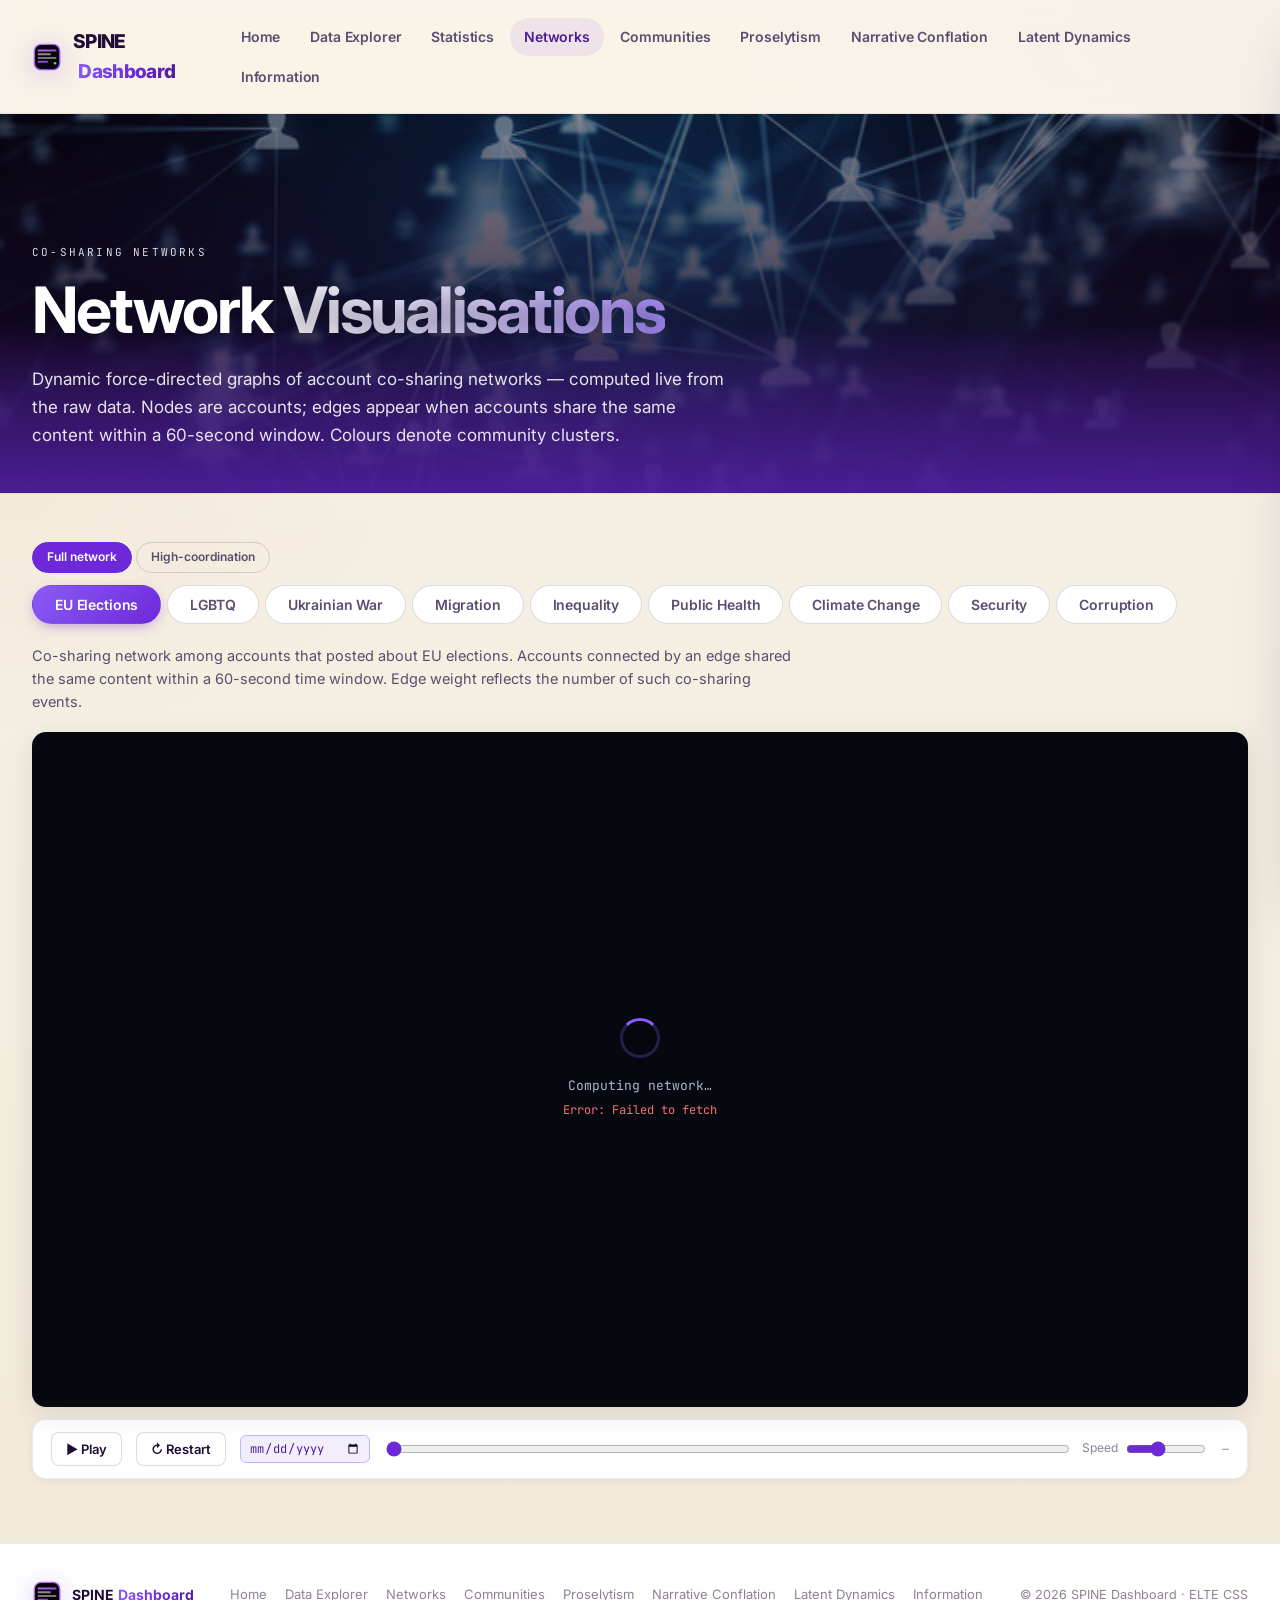
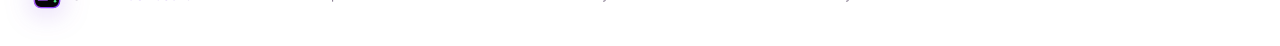
<file: networks.html>
<!doctype html>
<html lang="en">
  <head>
    <meta charset="utf-8" />
    <meta name="viewport" content="width=device-width, initial-scale=1" />
    <title>Network Visualisations — SPINE Dashboard</title>
    <link rel="icon" type="image/svg+xml" href="favicon.svg" />
    <meta name="theme-color" content="#f8f3e9" />
    <link rel="preconnect" href="https://fonts.googleapis.com" />
    <link rel="preconnect" href="https://fonts.gstatic.com" crossorigin />
    <link href="https://fonts.googleapis.com/css2?family=Inter:wght@300;400;500;600;700;800&family=JetBrains+Mono:wght@400;500&display=swap" rel="stylesheet" />
    <link rel="stylesheet" href="styles.css?v=2" />
    <script src="d3.min.js"></script>
    <style>
      /* ── Network canvas ──────────────────────────────────────────────── */
      .net-wrap {
        position: relative;
        background: #06080f;
        border-radius: var(--radius);
        border: 1px solid var(--border);
        box-shadow: var(--shadow-md);
        overflow: hidden;
        height: 75vh;
        min-height: 480px;
      }

      #net-svg {
        width: 100%;
        height: 100%;
        display: block;
      }

      #net-svg .link { stroke: #00e5ff; stroke-opacity: 0.18; }
      #net-svg .node { fill-opacity: 0.82; stroke: #06080f; stroke-width: 0.8; }
      #net-svg .label {
        font-size: 9px;
        fill: rgba(220, 230, 255, 0.9);
        pointer-events: none;
        font-family: "JetBrains Mono", monospace;
        text-shadow: 0 0 4px #06080f, 0 0 8px #06080f;
      }

      /* ── Controls bar ────────────────────────────────────────────────── */
      .net-controls {
        display: flex;
        align-items: center;
        gap: 14px;
        flex-wrap: wrap;
        padding: 12px 18px;
        background: var(--paper);
        border: 1px solid var(--border);
        border-radius: var(--radius);
        box-shadow: var(--shadow-sm);
        margin-top: 12px;
      }

      .net-btn {
        display: inline-flex;
        align-items: center;
        gap: 6px;
        height: 34px;
        padding: 0 14px;
        border-radius: 8px;
        border: 1px solid var(--border-strong);
        background: var(--paper);
        color: var(--ink);
        font-size: 13px;
        font-family: inherit;
        font-weight: 600;
        cursor: pointer;
        transition: all 0.15s var(--ease);
      }

      .net-btn:hover { border-color: var(--purple); color: var(--purple-deep); }
      .net-btn.is-active { background: var(--purple); color: #fff; border-color: var(--purple); }

      .net-date {
        font-family: "JetBrains Mono", monospace;
        font-size: 12px;
        color: var(--purple-deep);
        background: var(--purple-soft);
        padding: 4px 10px;
        border-radius: 6px;
        border: 1px solid var(--purple-light);
        white-space: nowrap;
      }

      .net-progress-wrap {
        flex: 1;
        min-width: 160px;
        display: flex;
        flex-direction: column;
        gap: 4px;
      }

      #timeline-range {
        width: 100%;
        accent-color: var(--purple);
        cursor: pointer;
      }

      #net-date-input {
        font-family: "JetBrains Mono", monospace;
        font-size: 12px;
        color: var(--purple-deep);
        background: var(--purple-soft);
        padding: 4px 8px;
        border-radius: 6px;
        border: 1px solid var(--purple-light);
        white-space: nowrap;
        cursor: text;
        width: 130px;
      }
      #net-date-input:focus { outline: 2px solid var(--purple); }

      .net-speed {
        display: flex;
        align-items: center;
        gap: 6px;
        font-size: 12px;
        color: var(--ink-faint);
        white-space: nowrap;
      }

      .net-speed input[type=range] {
        width: 80px;
        accent-color: var(--purple);
      }

      .net-stats {
        font-size: 11.5px;
        color: var(--ink-faint);
        font-family: "JetBrains Mono", monospace;
        white-space: nowrap;
      }

      /* ── Loading overlay ─────────────────────────────────────────────── */
      .net-loading {
        position: absolute;
        inset: 0;
        background: rgba(6, 8, 15, 0.92);
        display: flex;
        flex-direction: column;
        align-items: center;
        justify-content: center;
        gap: 18px;
        z-index: 10;
      }

      .net-loading.hidden { display: none; }

      .net-spinner {
        width: 40px;
        height: 40px;
        border: 3px solid rgba(139, 92, 246, 0.25);
        border-top-color: #8b5cf6;
        border-radius: 50%;
        animation: spin 0.8s linear infinite;
      }

      .net-loading-text {
        font-family: "JetBrains Mono", monospace;
        font-size: 13px;
        color: rgba(200, 216, 240, 0.85);
        text-align: center;
        max-width: 300px;
        line-height: 1.6;
      }

      .net-loading-sub {
        font-size: 11px;
        color: rgba(141, 130, 149, 0.7);
        margin-top: 4px;
      }

      .net-error {
        font-family: "JetBrains Mono", monospace;
        font-size: 12px;
        color: #f87171;
        text-align: center;
        max-width: 360px;
        padding: 0 20px;
        line-height: 1.6;
      }

      /* ── Network insights panel ─────────────────────────────────────── */
      .net-insights {
        margin-top: 24px;
        background: var(--paper);
        border: 1px solid var(--border);
        border-radius: var(--radius);
        overflow: hidden;
      }
      .ni-header {
        padding: 14px 20px 12px;
        border-bottom: 1px solid var(--border);
        display: flex;
        align-items: center;
        gap: 10px;
      }
      .ni-header-title {
        font-size: 12px;
        font-weight: 700;
        text-transform: uppercase;
        letter-spacing: 0.1em;
        color: var(--ink-dim);
      }
      .ni-grid {
        display: grid;
        grid-template-columns: 1fr 1fr;
        gap: 0;
      }
      .ni-card {
        padding: 18px 20px;
        border-right: 1px solid var(--border);
      }
      .ni-card:last-child { border-right: none; }
      .ni-card-full {
        grid-column: 1 / -1;
        border-top: 1px solid var(--border);
        border-right: none;
        padding: 18px 20px;
      }
      .ni-card-title {
        font-size: 10.5px;
        font-weight: 700;
        text-transform: uppercase;
        letter-spacing: 0.12em;
        color: var(--ink-faint);
        margin-bottom: 14px;
      }
      /* Bar chart */
      .ni-bar-row {
        display: flex;
        align-items: center;
        gap: 8px;
        margin-bottom: 7px;
      }
      .ni-bar-row:last-child { margin-bottom: 0; }
      .ni-bar-month {
        font-family: "JetBrains Mono", monospace;
        font-size: 10px;
        color: var(--ink-dim);
        min-width: 50px;
        flex-shrink: 0;
      }
      .ni-bar-track {
        flex: 1;
        height: 7px;
        background: var(--border);
        border-radius: 4px;
        overflow: hidden;
      }
      .ni-bar-fill {
        height: 100%;
        background: linear-gradient(90deg, #8b5cf6, #6d28d9);
        border-radius: 4px;
      }
      .ni-bar-fill.peak { background: linear-gradient(90deg, #a78bfa, #7c3aed); }
      .ni-bar-count {
        font-family: "JetBrains Mono", monospace;
        font-size: 10px;
        color: var(--ink-faint);
        min-width: 26px;
        text-align: right;
        flex-shrink: 0;
      }
      /* Time-gap stats */
      .ni-stat-row {
        display: flex;
        justify-content: space-between;
        align-items: baseline;
        padding: 5px 0;
        border-bottom: 1px solid var(--border);
        font-size: 12px;
        gap: 12px;
      }
      .ni-stat-row:last-child { border-bottom: none; padding-bottom: 0; }
      .ni-stat-label { color: var(--ink-dim); flex-shrink: 0; }
      .ni-stat-val {
        font-family: "JetBrains Mono", monospace;
        font-weight: 600;
        color: var(--ink);
        text-align: right;
      }
      /* Narrative labels */
      .ni-lbl-list {
        display: flex;
        flex-direction: column;
        gap: 0;
      }
      .ni-lbl-row {
        display: flex;
        align-items: baseline;
        gap: 10px;
        padding: 7px 0;
        border-bottom: 1px solid var(--border);
        font-size: 12px;
      }
      .ni-lbl-row:last-child { border-bottom: none; padding-bottom: 0; }
      .ni-lbl-rank {
        font-family: "JetBrains Mono", monospace;
        font-size: 10px;
        color: var(--ink-faint);
        min-width: 16px;
        flex-shrink: 0;
      }
      .ni-lbl-text { flex: 1; color: var(--ink-dim); line-height: 1.45; }
      .ni-lbl-count {
        font-family: "JetBrains Mono", monospace;
        font-size: 11px;
        color: var(--purple-deep);
        font-weight: 700;
        flex-shrink: 0;
      }
      .ni-loading {
        font-size: 11px;
        color: var(--ink-faint);
        font-style: italic;
        padding: 8px 0;
      }
      .ni-loading-inline {
        font-size: 11px;
        color: var(--ink-faint);
        font-style: italic;
        font-weight: normal;
        font-family: inherit;
      }
      @media (max-width: 640px) {
        .ni-grid { grid-template-columns: 1fr; }
        .ni-card { border-right: none; border-bottom: 1px solid var(--border); }
        .ni-card:last-child { border-bottom: none; }
      }

      /* ── Node / edge post panel ─────────────────────────────────────── */

      /* Reuse .detail-overlay / .detail-panel from styles.css; just rename
         so the two panels don't conflict. */
      .net-post-overlay {
        display: none;
        position: fixed;
        inset: 0;
        background: rgba(15,6,28,0.45);
        z-index: 100;
        backdrop-filter: blur(2px);
      }
      .net-post-overlay.is-open { display: block; }

      .net-post-panel {
        position: fixed;
        top: 0; right: 0; bottom: 0;
        width: min(540px, 96vw);
        background: var(--paper);
        z-index: 101;
        transform: translateX(100%);
        transition: transform 0.3s cubic-bezier(0.22,1,0.36,1);
        box-shadow: var(--shadow-lg);
        border-left: 1px solid var(--border);
        display: flex;
        flex-direction: column;
      }
      .net-post-panel.is-open { transform: translateX(0); }

      .net-post-header {
        background: var(--paper);
        border-bottom: 1px solid var(--border);
        padding: 16px 20px;
        display: flex;
        align-items: flex-start;
        justify-content: space-between;
        gap: 12px;
        flex-shrink: 0;
      }
      .net-post-title {
        font-size: 14px;
        font-weight: 700;
        color: var(--ink);
        word-break: break-all;
        font-family: "JetBrains Mono", monospace;
      }
      .net-post-subtitle {
        font-size: 11px;
        color: var(--ink-faint);
        font-family: "JetBrains Mono", monospace;
        margin-top: 3px;
      }
      .net-post-body { padding: 4px 20px 20px; flex: 1; overflow-y: auto; }

      /* Individual post cards inside the panel */
      .np-card {
        padding: 14px 0;
        border-bottom: 1px solid var(--border);
      }
      .np-card:last-child { border-bottom: none; }
      .np-meta {
        display: flex;
        gap: 7px;
        align-items: center;
        flex-wrap: wrap;
        margin-bottom: 6px;
      }
      .np-date {
        font-family: "JetBrains Mono", monospace;
        font-size: 10.5px;
        color: var(--ink-faint);
      }
      .np-user {
        font-size: 12px;
        font-weight: 600;
        color: var(--purple-deep);
      }
      .np-text {
        font-size: 13px;
        color: var(--ink-dim);
        line-height: 1.55;
        margin: 5px 0;
      }
      .np-labels {
        display: flex;
        gap: 5px;
        flex-wrap: wrap;
        margin-top: 6px;
      }
      .np-lbl {
        font-size: 10px;
        padding: 2px 7px;
        border-radius: 999px;
        background: var(--purple-soft);
        color: var(--purple-deep);
        border: 1px solid var(--purple-light);
      }
      .np-lbl.ukraine {
        background: var(--amber-soft);
        color: var(--amber-deep);
        border-color: rgba(184,135,70,.3);
      }
      .np-lbl.lgbtq {
        background: rgba(190,58,77,.08);
        color: var(--rose);
        border-color: rgba(190,58,77,.25);
      }
      .np-lbl.migration {
        background: rgba(16,185,129,.10);
        color: #065f46;
        border-color: rgba(16,185,129,.30);
      }
      .np-lbl.inequality {
        background: rgba(37,99,235,.10);
        color: #1e3a8a;
        border-color: rgba(37,99,235,.30);
      }
      .np-lbl.public_health {
        background: rgba(217,119,6,.10);
        color: #92400e;
        border-color: rgba(217,119,6,.30);
      }
      .np-lbl.climate {
        background: rgba(5,150,105,.10);
        color: #064e3b;
        border-color: rgba(5,150,105,.30);
      }
      .np-lbl.security {
        background: rgba(220,38,38,.10);
        color: #7f1d1d;
        border-color: rgba(220,38,38,.30);
      }
      .np-lbl.corruption {
        background: rgba(124,58,237,.10);
        color: #4c1d95;
        border-color: rgba(124,58,237,.30);
      }
      .np-account-sep {
        padding: 10px 0 6px;
        margin-top: 10px;
        border-top: 1px solid var(--border);
        font-size: 10.5px;
        font-weight: 700;
        text-transform: uppercase;
        letter-spacing: .12em;
        color: var(--purple-deep);
        font-family: "JetBrains Mono", monospace;
        word-break: break-all;
      }
      .np-empty {
        padding: 32px 0;
        text-align: center;
        color: var(--ink-faint);
        font-size: 13px;
      }
      #net-svg .link { cursor: pointer; }
      #net-svg .node { cursor: pointer; }

      /* ── Panel tab bar ───────────────────────────────────────────────── */
      .net-tab-bar {
        display: flex;
        border-bottom: 1px solid var(--border);
        background: var(--paper);
        flex-shrink: 0;
      }
      .net-tab-btn {
        flex: 1;
        padding: 10px 14px;
        font-size: 12.5px;
        font-weight: 600;
        color: var(--ink-dim);
        background: none;
        border: none;
        border-bottom: 2px solid transparent;
        cursor: pointer;
        font-family: inherit;
        transition: color 0.15s, border-color 0.15s;
        text-align: center;
      }
      .net-tab-btn.is-active {
        color: var(--purple-deep);
        border-bottom-color: var(--purple);
      }
      .net-tab-btn:hover:not(.is-active) {
        color: var(--ink);
        background: var(--bg-soft, #f5f0fb);
      }
      .np-info-bar {
        font-size: 11px;
        color: var(--ink-faint);
        font-family: "JetBrains Mono", monospace;
        padding: 10px 0 6px;
        border-bottom: 1px solid var(--border);
        margin-bottom: 2px;
      }

      /* ── Tooltip ─────────────────────────────────────────────────────── */
      .net-tooltip {
        position: absolute;
        background: rgba(15, 6, 28, 0.92);
        color: rgba(200, 216, 240, 0.95);
        font-family: "JetBrains Mono", monospace;
        font-size: 11px;
        padding: 7px 11px;
        border-radius: 8px;
        border: 1px solid rgba(139, 92, 246, 0.35);
        pointer-events: none;
        white-space: pre;
        line-height: 1.65;
        display: none;
        z-index: 20;
        max-width: 280px;
        white-space: normal;
        word-break: break-word;
      }
    </style>
      <script src="spine-config.js"></script>
    <script src="spine-data.js"></script>
  </head>
  <body>
    <header class="nav">
      <a href="index.html" class="logo" aria-label="SPINE Dashboard home">
        <img src="favicon.svg" class="logo-mark" alt="" aria-hidden="true" width="30" height="30" />
        <span class="logo-text"><span class="logo-prefix">SPINE</span><span class="logo-suffix">Dashboard</span></span>
      </a>
      <nav class="nav-links" aria-label="Main">
        <a href="index.html">Home</a>
        <a href="data-explorer.html">Data Explorer</a>
        <a href="statistics.html">Statistics</a>
        <a href="networks.html">Networks</a>
        <a href="communities.html">Communities</a>
        <a href="proselytism.html">Proselytism</a>
        <a href="narrative-conflation.html">Narrative Conflation</a>
        <a href="latent-dynamics.html">Latent Dynamics</a>
        <a href="information.html">Information</a>
      </nav>
    </header>

    <main>
      <section class="page-hero">
        <div class="page-hero-bg network" aria-hidden="true"></div>
        <div class="page-hero-content">
          <span class="section-label">Co-sharing networks</span>
          <h1>Network <span class="gradient-text">Visualisations</span></h1>
          <p class="lead">
            Dynamic force-directed graphs of account co-sharing networks — computed live
            from the raw data. Nodes are accounts; edges appear when accounts share the
            same content within a 60-second window. Colours denote community clusters.
          </p>
        </div>
      </section>

      <section class="body-section">
        <div class="container">

          <!-- View toggle -->
          <div style="display:flex;gap:4px;margin-bottom:12px">
            <a href="networks.html" style="font-size:12px;font-weight:600;padding:5px 14px;border-radius:999px;border:1px solid var(--purple);background:var(--purple);color:#fff;text-decoration:none">Full network</a>
            <a href="networks-coordinated.html" style="font-size:12px;font-weight:600;padding:5px 14px;border-radius:999px;border:1px solid var(--border-strong);color:var(--ink-dim);text-decoration:none">High-coordination</a>
          </div>

          <!-- Topic tabs -->
          <div class="network-tabs" role="tablist" aria-label="Topic networks">
            <button class="network-tab is-active" role="tab" aria-selected="true" data-topic="eu_elections">
              EU Elections
            </button>
            <button class="network-tab" role="tab" aria-selected="false" data-topic="lgbtq">
              LGBTQ
            </button>
            <button class="network-tab" role="tab" aria-selected="false" data-topic="ukrainian_war">
              Ukrainian War
            </button>
            <button class="network-tab" role="tab" aria-selected="false" data-topic="migration">
              Migration
            </button>
            <button class="network-tab" role="tab" aria-selected="false" data-topic="inequality">
              Inequality
            </button>
            <button class="network-tab" role="tab" aria-selected="false" data-topic="public_health">
              Public Health
            </button>
            <button class="network-tab" role="tab" aria-selected="false" data-topic="climate">
              Climate Change
            </button>
            <button class="network-tab" role="tab" aria-selected="false" data-topic="security">
              Security
            </button>
            <button class="network-tab" role="tab" aria-selected="false" data-topic="corruption">
              Corruption
            </button>
          </div>

          <p class="network-desc" id="net-desc"></p>

          <!-- Canvas -->
          <div class="net-wrap" id="net-wrap">
            <!-- Loading overlay -->
            <div class="net-loading" id="net-loading">
              <div class="net-spinner"></div>
              <div class="net-loading-text">
                Computing network…
                <div class="net-loading-sub" id="net-loading-sub">
                  This runs the full CooRnet pipeline on the raw CSV.<br />
                  First load takes 30–90 s; subsequent loads are instant.
                </div>
              </div>
            </div>
            <svg id="net-svg"><g id="net-g"></g></svg>
            <div class="net-tooltip" id="net-tooltip"></div>
          </div>

          <!-- Controls -->
          <div class="net-controls" id="net-controls">
            <button class="net-btn is-active" id="btn-play">&#9654; Play</button>
            <button class="net-btn" id="btn-restart">&#8635; Restart</button>
            <input type="date" id="net-date-input" title="Jump to date" aria-label="Jump to date" />
            <div class="net-progress-wrap">
              <input type="range" id="timeline-range" min="0" max="0" step="1" value="0" aria-label="Timeline position" />
            </div>
            <div class="net-speed">
              Speed
              <input type="range" id="speed-range" min="50" max="1000" step="50" value="400" aria-label="Playback speed" />
            </div>
            <div class="net-stats" id="net-stats">—</div>
          </div>

          <!-- Insights panel -->
          <div class="net-insights" id="net-insights" hidden>
            <div class="ni-header">
              <span class="ni-header-title">Network insights</span>
            </div>
            <div class="ni-grid">
              <div class="ni-card" id="ni-peak"></div>
              <div class="ni-card" id="ni-time"></div>
              <div class="ni-card ni-card-full" id="ni-labels"></div>
            </div>
          </div>

        </div>
      </section>
    </main>

    <!-- ── Node / edge post panel ──────────────────────────────────────────── -->
    <div class="net-post-overlay" id="net-post-overlay"></div>
    <aside class="net-post-panel" id="net-post-panel" aria-label="Account posts">
      <div class="net-post-header">
        <div>
          <div class="net-post-title" id="net-post-title"></div>
          <div class="net-post-subtitle" id="net-post-subtitle"></div>
        </div>
        <button class="detail-close" id="net-post-close" aria-label="Close">&#x2715;</button>
      </div>
      <div class="net-tab-bar">
        <button class="net-tab-btn is-active" data-tab="relevant" id="net-tab-btn-relevant">Co-sharing posts</button>
        <button class="net-tab-btn" data-tab="all" id="net-tab-btn-all">All posts</button>
      </div>
      <div class="net-post-body">
        <div id="net-tab-relevant-content"></div>
        <div id="net-tab-all-content" hidden></div>
      </div>
    </aside>

    <footer class="footer">
      <div class="footer-inner">
        <div class="footer-brand">
          <img src="favicon.svg" class="logo-mark" alt="" aria-hidden="true" width="24" height="24" />
          <span><span class="logo-prefix">SPINE</span><span class="logo-suffix">Dashboard</span></span>
        </div>
        <div class="footer-links">
          <a href="index.html">Home</a>
          <a href="data-explorer.html">Data Explorer</a>
          <a href="networks.html">Networks</a>
        <a href="communities.html">Communities</a>
        <a href="proselytism.html">Proselytism</a>
        <a href="narrative-conflation.html">Narrative Conflation</a>
        <a href="latent-dynamics.html">Latent Dynamics</a>
        <a href="information.html">Information</a>
        </div>
        <div class="footer-copy">© <span id="year"></span> SPINE Dashboard · ELTE CSS</div>
      </div>
    </footer>

    <script src="script.js"></script>
    <script>
    (function () {
      'use strict';

      // ── D3 colour palette (20 distinct colours) ────────────────────────────
      const PALETTE = d3.schemeTableau10.concat(d3.schemeDark2).concat(d3.schemeSet2);

      function clusterColor(clusterId) {
        return PALETTE[clusterId % PALETTE.length];
      }

      // ── Migration topic label map ──────────────────────────────────────────
      const MIGRATION_LABELS = {
        901: 'Culture under attack',
        902: 'Economic burden',
        903: 'Illegals and fraudsters',
        904: 'Extradition necessity',
        905: 'Nation state should decide',
        906: 'Administrative burden',
        907: 'General system failure',
        908: 'Security threat',
        909: 'Criminals',
        910: 'Welfare state overload',
      };

      // ── Topic metadata ─────────────────────────────────────────────────────
      const TOPIC_META = {
        eu_elections: {
          label: 'EU Elections',
          desc: 'Co-sharing network among accounts that posted about EU elections. Accounts ' +
                'connected by an edge shared the same content within a 60-second time window. ' +
                'Edge weight reflects the number of such co-sharing events.',
        },
        lgbtq: {
          label: 'LGBTQ',
          desc: 'Co-sharing network for LGBTQ-related posts. Communities of colour reveal ' +
                'clusters of accounts that systematically amplify the same content.',
        },
        ukrainian_war: {
          label: 'Ukrainian War',
          desc: 'Co-sharing network for Ukrainian war posts. Node size reflects degree (number ' +
                'of co-sharing partners); edges grow in opacity with cumulative shared events.',
        },
        migration: {
          label: 'Migration',
          desc: 'Co-sharing network for migration-related posts. Communities of colour reveal ' +
                'clusters of accounts that systematically amplify the same content about ' +
                'migration, refugees, and related topics.',
        },
        inequality: {
          label: 'Inequality',
          desc: 'Co-sharing network for inequality-related posts. Communities of colour reveal ' +
                'clusters of accounts that systematically amplify the same content about ' +
                'economic and social inequality.',
        },
        public_health: {
          label: 'Public Health',
          desc: 'Co-sharing network for public health-related posts. Communities of colour reveal ' +
                'clusters of accounts that systematically amplify the same content about ' +
                'public health policy, vaccines, and related topics.',
        },
        climate: {
          label: 'Climate Change',
          desc: 'Co-sharing network for climate change-related posts. Communities of colour reveal ' +
                'clusters of accounts that systematically amplify the same content about ' +
                'climate policy, scepticism, and related topics.',
        },
        security: {
          label: 'Security',
          desc: 'Co-sharing network for security-related posts. Communities of colour reveal ' +
                'clusters of accounts that systematically amplify the same content about ' +
                'crime, terrorism, and public security.',
        },
        corruption: {
          label: 'Corruption',
          desc: 'Co-sharing network for corruption-related posts. Communities of colour reveal ' +
                'clusters of accounts that systematically amplify the same content about ' +
                'political corruption, elite capture, and rule of law.',
        },
      };

      // ── State ──────────────────────────────────────────────────────────────
      let currentTopic   = 'eu_elections';
      let networkData    = null;   // { nodes, edges, frames, stats }
      let frameIndex     = 0;
      let playing        = false;
      let playTimer      = null;
      let frameInterval  = 400;    // ms per frame
      let simulation     = null;
      const netPostsCache = {};    // topic → { edges, nodes, posts } (lazily loaded)

      // live edge weights: edgeKey -> { source, target, weight }
      const edgeState  = new Map();
      const nodeState  = new Map();   // id -> { degree }

      // ── DOM refs ───────────────────────────────────────────────────────────
      const loadingEl   = document.getElementById('net-loading');
      const loadingSubEl= document.getElementById('net-loading-sub');
      const svgEl       = document.getElementById('net-svg');
      const gEl         = document.getElementById('net-g');
      const tooltip     = document.getElementById('net-tooltip');
      const btnPlay     = document.getElementById('btn-play');
      const btnRestart  = document.getElementById('btn-restart');
      const dateInput   = document.getElementById('net-date-input');
      const timelineRange = document.getElementById('timeline-range');
      const speedRange  = document.getElementById('speed-range');
      const statsEl     = document.getElementById('net-stats');
      const descEl      = document.getElementById('net-desc');

      // ── D3 selections ──────────────────────────────────────────────────────
      const svg = d3.select(svgEl);
      const g   = d3.select(gEl);

      let linkG, nodeG, labelG;
      function initLayers() {
        g.selectAll('*').remove();
        linkG  = g.append('g').attr('class', 'links');
        nodeG  = g.append('g').attr('class', 'nodes');
        labelG = g.append('g').attr('class', 'labels');
      }
      initLayers();

      // Zoom
      svg.call(
        d3.zoom()
          .scaleExtent([0.1, 8])
          .on('zoom', (event) => g.attr('transform', event.transform))
      );

      // ── Load network ───────────────────────────────────────────────────────
      async function loadTopic(topic) {
        // Clear state
        stopPlayback();
        edgeState.clear();
        nodeState.clear();
        frameIndex   = 0;
        networkData  = null;
        initLayers();

        dateInput.value        = '';
        timelineRange.value    = 0;
        timelineRange.max      = 0;
        statsEl.textContent    = '—';
        descEl.textContent     = TOPIC_META[topic]?.desc ?? '';

        loadingEl.classList.remove('hidden');
        loadingSubEl.innerHTML = 'Loading network data&hellip;';

        try {
          const res  = await fetch(`/network-data/${topic}.json.gz`);
          if (!res.ok) throw new Error(`HTTP ${res.status}`);
          const ds   = new DecompressionStream('gzip');
          const json = JSON.parse(await new Response(res.body.pipeThrough(ds)).text());

          if (json.error) throw new Error(json.error);

          networkData = json;
          loadingEl.classList.add('hidden');

          buildStaticGraph(json);
          renderFrame(-1);    // show all nodes, no edges yet

          const s = json.stats;
          statsEl.textContent =
            `${s.nodeCount} nodes · ${s.edgeCount} edges · ${s.frameCount} days`;

          timelineRange.max   = Math.max(0, json.frames.length - 1);
          timelineRange.value = 0;
          if (json.frames.length) {
            dateInput.min = json.frames[0].month;
            dateInput.max = json.frames[json.frames.length - 1].month;
          }

          updateInsights(topic, json);

        } catch (err) {
          insightsEl.hidden = true;
          loadingSubEl.innerHTML = `<span class="net-error">Error: ${err.message}</span>`;
        }
      }

      // ── Build static node set (force layout) ──────────────────────────────
      let simNodes = [];
      let simLinks = [];

      function buildStaticGraph(data) {
        // Initialise node positions (random, then simulation settles)
        const W = svgEl.clientWidth  || 800;
        const H = svgEl.clientHeight || 600;

        simNodes = data.nodes.map((n) => ({
          id:      n.id,
          cluster: n.cluster,
          degree:  n.degree,
          x:       W / 2 + (Math.random() - 0.5) * 200,
          y:       H / 2 + (Math.random() - 0.5) * 200,
        }));

        simLinks = data.edges.map((e) => ({
          source: e.source,
          target: e.target,
          weight: e.weight,
        }));

        // Kick off force simulation (runs briefly to settle positions)
        if (simulation) simulation.stop();

        simulation = d3.forceSimulation(simNodes)
          .force('link', d3.forceLink(simLinks)
            .id((d) => d.id)
            .distance(80)
            .strength(0.25))
          .force('charge', d3.forceManyBody().strength(-130).distanceMax(400))
          .force('center', d3.forceCenter(W / 2, H / 2))
          .force('collision', d3.forceCollide().radius((d) => nodeRadius(d.degree) + 3))
          .alphaDecay(0.03)
          .on('tick', ticked);

        // Render initial nodes (edges added frame-by-frame)
        const circles = nodeG.selectAll('circle')
          .data(simNodes, (d) => d.id)
          .join('circle')
          .attr('class', 'node')
          .attr('r', (d) => nodeRadius(d.degree))
          .attr('fill', (d) => clusterColor(d.cluster))
          .on('mouseover', showTooltip)
          .on('mousemove', moveTooltip)
          .on('mouseout', hideTooltip)
          .on('click', (event, d) => {
            event.stopPropagation();
            openNodePanel(d.id, d.cluster, d.degree);
          });

        circles.call(
          d3.drag()
            .on('start', (event, d) => {
              if (!event.active) simulation.alphaTarget(0.3).restart();
              d.fx = d.x; d.fy = d.y;
            })
            .on('drag', (event, d) => { d.fx = event.x; d.fy = event.y; })
            .on('end', (event, d) => {
              if (!event.active) simulation.alphaTarget(0);
              d.fx = null; d.fy = null;
            })
        );

        // Labels for the top hub nodes only
        const degreeThreshold = (() => {
          const sorted = simNodes.map((n) => n.degree).sort((a, b) => b - a);
          return sorted[Math.min(40, sorted.length - 1)] || 1;
        })();
        labelG.selectAll('text')
          .data(simNodes.filter((n) => n.degree >= degreeThreshold), (d) => d.id)
          .join('text')
          .attr('class', 'label')
          .attr('dy', (d) => -(nodeRadius(d.degree) + 3))
          .attr('text-anchor', 'middle')
          .text((d) => d.id);

        // Let simulation warm up for a few ticks before showing
        simulation.tick(100);
        ticked();
      }

      function nodeRadius(degree) {
        return Math.min(12, 2 + Math.sqrt(degree || 1) * 1.4);
      }

      function ticked() {
        // Update node positions
        nodeG.selectAll('circle')
          .attr('cx', (d) => d.x)
          .attr('cy', (d) => d.y);

        // Update edge positions (only rendered edges)
        linkG.selectAll('line')
          .attr('x1', (d) => d.sx)
          .attr('y1', (d) => d.sy)
          .attr('x2', (d) => d.tx)
          .attr('y2', (d) => d.ty);

        // Update label positions
        labelG.selectAll('text')
          .attr('x', (d) => d.x)
          .attr('y', (d) => d.y);
      }

      // ── Frame rendering ────────────────────────────────────────────────────
      // Build a position lookup once the simulation has settled
      function posMap() {
        const m = new Map();
        for (const n of simNodes) m.set(n.id, { x: n.x, y: n.y });
        return m;
      }

      function renderFrame(idx) {
        if (!networkData) return;
        const frames = networkData.frames;

        // Apply frames 0..idx cumulatively (or reset if idx < current)
        // For animation we apply one frame at a time; for seek we rebuild.
        if (idx < 0) {
          // reset — clear all edges
          edgeState.clear();
        } else if (idx < frameIndex) {
          // backwards — rebuild from scratch
          edgeState.clear();
          for (let i = 0; i <= idx; i++) applyFrame(frames[i]);
        } else {
          for (let i = frameIndex + 1; i <= idx; i++) applyFrame(frames[i]);
        }

        frameIndex = idx;
        drawEdges();

        // Update UI
        const dayStr = idx >= 0 && frames[idx] ? frames[idx].month : '';
        timelineRange.value = idx >= 0 ? idx : 0;
        dateInput.value = dayStr;
      }

      function applyFrame(frame) {
        // Each entry in frame.new carries a cumulative weight (w), so we can
        // update edgeState directly without a separate "upd" pass.
        for (const e of frame.new) {
          const key = e.sf + '|' + e.tf;
          edgeState.set(key, { source: e.sf, target: e.tf, weight: e.w });
        }
      }

      function drawEdges() {
        const pm    = posMap();
        const edges = [...edgeState.values()].filter(
          (e) => pm.has(e.source) && pm.has(e.target)
        );

        const maxW = edges.length ? Math.max(...edges.map((e) => e.weight)) : 1;

        // Simplified join — apply attrs to both enter and update in one chain,
        // and attach click handler for edge-post panel.
        linkG.selectAll('line')
          .data(edges, (e) => e.source + '|' + e.target)
          .join('line')
          .attr('class', 'link')
          .attr('x1', (e) => pm.get(e.source).x)
          .attr('y1', (e) => pm.get(e.source).y)
          .attr('x2', (e) => pm.get(e.target).x)
          .attr('y2', (e) => pm.get(e.target).y)
          .attr('stroke-width', (e) => Math.min(2, Math.max(0.4, Math.sqrt(e.weight) * 0.6)))
          .attr('stroke-opacity', (e) => 0.08 + (e.weight / maxW) * 0.42)
          .on('click', (event, d) => {
            event.stopPropagation();
            openEdgePanel(d.source, d.target, d.weight);
          });

        // Also store positions on the edge objects for tick updates
        for (const e of edges) {
          const s = pm.get(e.source);
          const t = pm.get(e.target);
          e.sx = s.x; e.sy = s.y; e.tx = t.x; e.ty = t.y;
        }
      }

      // ── Playback ───────────────────────────────────────────────────────────
      function startPlayback() {
        if (!networkData || playing) return;
        playing = true;
        btnPlay.textContent = '⏸ Pause';
        btnPlay.classList.add('is-active');

        function tick() {
          if (!playing) return;
          if (frameIndex >= networkData.frames.length - 1) {
            stopPlayback();
            return;
          }
          renderFrame(frameIndex + 1);
          playTimer = setTimeout(tick, frameInterval);
        }
        tick();
      }

      function stopPlayback() {
        playing = false;
        clearTimeout(playTimer);
        btnPlay.textContent = '▶ Play';
        btnPlay.classList.remove('is-active');
      }

      btnPlay.addEventListener('click', () => {
        if (playing) stopPlayback();
        else {
          if (networkData && frameIndex >= networkData.frames.length - 1) {
            // restart from beginning
            renderFrame(-1);
          }
          startPlayback();
        }
      });

      btnRestart.addEventListener('click', () => {
        stopPlayback();
        if (networkData) renderFrame(-1);
      });

      speedRange.addEventListener('input', () => {
        // Range: 50ms (fastest) → 1000ms (slowest) — invert so right = faster
        frameInterval = 1050 - parseInt(speedRange.value, 10);
      });
      frameInterval = 1050 - parseInt(speedRange.value, 10);

      // ── Timeline range drag ────────────────────────────────────────────────
      timelineRange.addEventListener('input', () => {
        if (!networkData) return;
        stopPlayback();
        renderFrame(parseInt(timelineRange.value, 10));
      });

      // ── Date input → seek ─────────────────────────────────────────────────
      dateInput.addEventListener('change', () => {
        if (!networkData) return;
        const target = dateInput.value;  // "YYYY-MM-DD"
        if (!target) return;
        stopPlayback();
        const frames = networkData.frames;
        // Find the last frame whose month <= target
        let best = 0;
        for (let i = 0; i < frames.length; i++) {
          if (frames[i].month <= target) best = i;
          else break;
        }
        renderFrame(best);
      });

      // ── Tooltip ────────────────────────────────────────────────────────────
      function showTooltip(event, d) {
        tooltip.style.display = 'block';
        tooltip.innerHTML =
          `<strong>${d.id}</strong><br/>` +
          `Cluster: ${d.cluster}<br/>` +
          `Degree: ${d.degree}`;
        moveTooltip(event);
      }

      function moveTooltip(event) {
        const rect  = svgEl.getBoundingClientRect();
        const left  = event.clientX - rect.left + 12;
        const top   = event.clientY - rect.top  - 10;
        tooltip.style.left = left + 'px';
        tooltip.style.top  = top  + 'px';
      }

      function hideTooltip() { tooltip.style.display = 'none'; }

      // ── Node / edge post panel ─────────────────────────────────────────────

      const netPostOverlay  = document.getElementById('net-post-overlay');
      const netPostPanel    = document.getElementById('net-post-panel');
      const netPostTitleEl  = document.getElementById('net-post-title');
      const netPostSubEl    = document.getElementById('net-post-subtitle');
      const netPostClose    = document.getElementById('net-post-close');
      const netTabBtnRel    = document.getElementById('net-tab-btn-relevant');
      const netTabBtnAll    = document.getElementById('net-tab-btn-all');
      const netTabRelDiv    = document.getElementById('net-tab-relevant-content');
      const netTabAllDiv    = document.getElementById('net-tab-all-content');

      function openNetPanel()  {
        netPostOverlay.classList.add('is-open');
        netPostPanel.classList.add('is-open');
      }
      function closeNetPanel() {
        netPostOverlay.classList.remove('is-open');
        netPostPanel.classList.remove('is-open');
      }
      netPostClose.addEventListener('click', closeNetPanel);
      netPostOverlay.addEventListener('click', closeNetPanel);
      document.addEventListener('keydown', (e) => { if (e.key === 'Escape') closeNetPanel(); });

      function activateTab(name) {
        netTabBtnRel.classList.toggle('is-active', name === 'relevant');
        netTabBtnAll.classList.toggle('is-active', name === 'all');
        netTabRelDiv.hidden = (name !== 'relevant');
        netTabAllDiv.hidden = (name !== 'all');
      }
      netTabBtnRel.addEventListener('click', () => activateTab('relevant'));
      netTabBtnAll.addEventListener('click', () => activateTab('all'));

      async function ensureNetPosts(topic) {
        if (topic in netPostsCache) return netPostsCache[topic];
        const url = `/api-data/net-posts/${topic}.json.gz`;
        try {
          const res = await fetch(url);
          if (!res.ok) throw new Error(`HTTP ${res.status}`);
          const ds = new DecompressionStream('gzip');
          netPostsCache[topic] = JSON.parse(await new Response(res.body.pipeThrough(ds)).text());
        } catch (err) {
          netPostsCache[topic] = null;
        }
        return netPostsCache[topic];
      }

      // ── Insights panel ──────────────────────────────────────────────────────

      const insightsEl = document.getElementById('net-insights');
      const niPeakEl   = document.getElementById('ni-peak');
      const niTimeEl   = document.getElementById('ni-time');
      const niLblEl    = document.getElementById('ni-labels');

      function renderInsightsPeak(frames) {
        // Group co-sharing event counts (sum of d) by YYYY-MM month
        const byMonth = {};
        for (const f of frames) {
          if (!f.new || !f.new.length) continue;
          const mo = (f.month || '').slice(0, 7);
          if (!mo) continue;
          for (const e of f.new) {
            byMonth[mo] = (byMonth[mo] || 0) + (parseInt(e.d, 10) || 0);
          }
        }
        const sorted = Object.entries(byMonth).sort((a, b) => b[1] - a[1]);
        const top    = sorted.slice(0, 8);
        if (!top.length) { niPeakEl.innerHTML = '<div class="ni-card-title">Peak activity</div><p class="ni-loading">No data.</p>'; return; }
        const maxVal = top[0][1];
        const peakMo = top[0][0];
        let html = '<div class="ni-card-title">Peak months (co-sharing events)</div>';
        for (const [mo, cnt] of top) {
          const pct    = (cnt / maxVal * 100).toFixed(1);
          const isPeak = mo === peakMo ? ' peak' : '';
          html += `<div class="ni-bar-row">
            <span class="ni-bar-month">${mo}</span>
            <div class="ni-bar-track"><div class="ni-bar-fill${isPeak}" style="width:${pct}%"></div></div>
            <span class="ni-bar-count">${cnt.toLocaleString()}</span>
          </div>`;
        }
        niPeakEl.innerHTML = html;
      }

      function renderInsightsActivity(frames, gapStats) {
        // d in each frame entry = count of co-sharing events added on that day for that edge
        let totalEvents  = 0;
        let activeDays   = 0;
        let peakDay      = null;
        let peakCount    = 0;
        const wVals      = [];   // final cumulative weights per edge
        const lastW      = {};   // track latest w per edge key

        for (const f of frames) {
          if (!f.new || !f.new.length) continue;
          let dayEvents = 0;
          for (const e of f.new) {
            const d = parseInt(e.d, 10) || 0;
            totalEvents += d;
            dayEvents   += d;
            lastW[`${e.sf}|${e.tf}`] = e.w;
          }
          activeDays++;
          if (dayEvents > peakCount) { peakCount = dayEvents; peakDay = f.month; }
        }

        for (const w of Object.values(lastW)) wVals.push(w);
        wVals.sort((a, b) => a - b);
        const wn  = wVals.length;
        const wMed = wn ? (wn % 2 === 0 ? (wVals[wn/2-1] + wVals[wn/2]) / 2 : wVals[Math.floor(wn/2)]) : 0;
        const wMean = wn ? wVals.reduce((s, v) => s + v, 0) / wn : 0;

        const meanGapRow = gapStats && gapStats.mean_gap_min != null
          ? `<div class="ni-stat-row"><span class="ni-stat-label">Mean share gap</span><span class="ni-stat-val">${gapStats.mean_gap_min.toFixed(1)} min</span></div>`
          : `<div class="ni-stat-row"><span class="ni-stat-label">Mean share gap</span><span class="ni-stat-val ni-loading-inline">loading…</span></div>`;
        niTimeEl.innerHTML = `<div class="ni-card-title">Co-sharing activity</div>
          <div class="ni-stat-row"><span class="ni-stat-label">Detection window</span><span class="ni-stat-val">60 min</span></div>
          ${meanGapRow}
          <div class="ni-stat-row"><span class="ni-stat-label">Total events</span><span class="ni-stat-val">${totalEvents.toLocaleString()}</span></div>
          <div class="ni-stat-row"><span class="ni-stat-label">Active days</span><span class="ni-stat-val">${activeDays.toLocaleString()}</span></div>
          <div class="ni-stat-row"><span class="ni-stat-label">Peak day</span><span class="ni-stat-val">${peakDay ?? '—'}</span></div>
          <div class="ni-stat-row"><span class="ni-stat-label">Peak day events</span><span class="ni-stat-val">${peakCount.toLocaleString()}</span></div>
          <div class="ni-stat-row"><span class="ni-stat-label">Median edge weight</span><span class="ni-stat-val">${wMed.toFixed(1)} events</span></div>
          <div class="ni-stat-row"><span class="ni-stat-label">Mean edge weight</span><span class="ni-stat-val">${wMean.toFixed(1)} events</span></div>`;
      }

      const EU_ELECTION_RAW = new Set([
        "EU institutions are illegitimate and corrupt.",
        "EU/European national and local elections are rigged or invalid.",
        "EU institutions and Western democracies are inefficient compared to authoritarian regimes.",
        "EU institutions and Western democracies are inefficient compared to authoritarian or illiberal regimes.",
        "Immigrants are seizing power in the EU/immigration has negative economic/social/cultural/security consequences.",
        "Immigrants are seizing power in the EU, which has negative economic, social, cultural or security consequences.",
        "The EU is a neocolonial project oppressing developing and emerging countries.",
        "The EU is a neocolonial project oppressing least developed, low-income or Global South nations and economies",
        "The EU poses a risk to the sovereignty of European nations by challenging their political and national autonomy.",
        "The EU poses a risk to the sovereignty of its Member States, European nations and neighbouring countries by challenging their economic, political, security and national autonomy.",
        "The EU's environmental policies and green agenda are inefficient and pointless, with negative consequences for the domestic economy, society, and public health.",
        "The EU's environmental policies and green agenda are inefficient and have negative consequences for domestic economies, societies, public health and security.",
      ]);

      const EU_LABEL_MERGE = {
        "EU institutions are illegitimate and corrupt.": "Illegitimate and corrupt EU institutions",
        "The EU poses a risk to the sovereignty of European nations by challenging their political and national autonomy.": "Threat to national sovereignty",
        "The EU poses a risk to the sovereignty of its Member States, European nations and neighbouring countries by challenging their economic, political, security and national autonomy.": "Threat to national sovereignty",
        "EU/European national and local elections are rigged or invalid.": "Rigged or invalid EU/European national and local elections",
        "Immigrants are seizing power in the EU/immigration has negative economic/social/cultural/security consequences.": "Immigrant policies with harmful consequences",
        "Immigrants are seizing power in the EU, which has negative economic, social, cultural or security consequences.": "Immigrant policies with harmful consequences",
        "The EU's environmental policies and green agenda are inefficient and pointless, with negative consequences for the domestic economy, society, and public health.": "Unefficient and harmful environmental policies and green agenda",
        "The EU's environmental policies and green agenda are inefficient and have negative consequences for domestic economies, societies, public health and security.": "Unefficient and harmful environmental policies and green agenda",
        "The EU is a neocolonial project oppressing developing and emerging countries.": "Neocolonialism and oppression of developing and emerging countries",
        "The EU is a neocolonial project oppressing least developed, low-income or Global South nations and economies": "Neocolonialism and oppression of developing and emerging countries",
        "EU institutions and Western democracies are inefficient compared to authoritarian regimes.": "Inefficient system compared to authoritarian regimes",
        "EU institutions and Western democracies are inefficient compared to authoritarian or illiberal regimes.": "Inefficient system compared to authoritarian regimes",
      };

      function topicLabel(topic, post) {
        const skip = new Set(['None of them', 'None of Them', 'none of them']);
        if (topic === 'lgbtq') {
          const v = post.LMBTQ_major_1;
          return (v && !skip.has(v)) ? v : null;
        }
        if (topic === 'ukrainian_war') {
          const v = post.Ukrain_war_major_1;
          return (v && !skip.has(v)) ? v : null;
        }
        if (topic === 'eu_elections') {
          const v = post.Embedding_label_1;
          if (!v || !EU_ELECTION_RAW.has(v)) return null;
          return EU_LABEL_MERGE[v] ?? v;
        }
        if (topic === 'migration') {
          const code = post.pred != null ? parseInt(post.pred, 10) : null;
          return code && MIGRATION_LABELS[code] ? MIGRATION_LABELS[code] : null;
        }
        // inequality, public_health, climate, security, corruption use pred as string label
        // guard: skip numeric pred values (those are migration codes that leaked in via parquet read order)
        const v = post.pred;
        if (!v || skip.has(v) || /^\d+$/.test(String(v))) return null;
        return v;
      }

      function renderInsightsLabels(topic, npData) {
        const cardTitle = 'Dominant topic labels';
        if (!npData) { niLblEl.innerHTML = `<div class="ni-card-title">${cardTitle}</div><p class="ni-loading">Data not available.</p>`; return; }
        const counts = {};
        for (const post of Object.values(npData.posts || {})) {
          const lbl = topicLabel(topic, post);
          if (lbl) counts[lbl] = (counts[lbl] || 0) + 1;
        }
        const top = Object.entries(counts).sort((a, b) => b[1] - a[1]).slice(0, 8);
        if (!top.length) { niLblEl.innerHTML = `<div class="ni-card-title">${cardTitle}</div><p class="ni-loading">No label data.</p>`; return; }
        let html = `<div class="ni-card-title">${cardTitle} (top ${top.length})</div><div class="ni-lbl-list">`;
        top.forEach(([lbl, cnt], i) => {
          html += `<div class="ni-lbl-row">
            <span class="ni-lbl-rank">${i+1}.</span>
            <span class="ni-lbl-text">${lbl}</span>
            <span class="ni-lbl-count">${cnt}</span>
          </div>`;
        });
        html += '</div>';
        niLblEl.innerHTML = html;
      }

      async function updateInsights(topic, netData) {
        if (!netData || !netData.frames) { insightsEl.hidden = true; return; }
        insightsEl.hidden = false;
        renderInsightsPeak(netData.frames);
        renderInsightsActivity(netData.frames, null);
        niLblEl.innerHTML = '<div class="ni-card-title">Dominant topic labels</div><p class="ni-loading">Loading…</p>';
        const npData = await ensureNetPosts(topic);
        renderInsightsActivity(netData.frames, npData ? (npData.stats || null) : null);
        renderInsightsLabels(topic, npData);
      }

      function infoBar(html) {
        return `<div class="np-info-bar">${html}</div>`;
      }

      function netEsc(s) {
        const d = document.createElement('div');
        d.textContent = s ?? '';
        return d.innerHTML;
      }
      function netTrunc(s, n) { return s && s.length > n ? s.slice(0, n) + '…' : (s || ''); }

      function renderPostCards(posts) {
        if (!posts || posts.length === 0) return '';
        return posts.map((r) => {
          const narrative  = r.Embedding_label_1;
          const lgbtq      = r.LMBTQ_major_1     !== 'None of them' ? r.LMBTQ_major_1     : null;
          const ukraine    = r.Ukrain_war_major_1 !== 'None of them' ? r.Ukrain_war_major_1 : null;
          const migration  = r.pred != null ? r.pred : null;
          const inequality = r.inequality_pred ? r.inequality_pred : null;
          const publicHealth = r.public_health_pred ? r.public_health_pred : null;
          const climate = r.climate_pred ? r.climate_pred : null;
          const security = r.security_pred ? r.security_pred : null;
          const corruption = r.corruption_pred ? r.corruption_pred : null;
          return `
            <div class="np-card">
              <div class="np-meta">
                <span class="badge platform">${netEsc(r.platform || '')}</span>
                <span class="np-date">${netEsc(r.date || '—')}</span>
                ${r.post_owner_username ? `<span class="np-user">@${netEsc(r.post_owner_username)}</span>` : ''}
                ${!r.post_owner_username && r.post_owner_name ? `<span class="np-user">${netEsc(r.post_owner_name)}</span>` : ''}
                ${!r.post_owner_username && !r.post_owner_name && r.account_name ? `<span class="np-user">${netEsc(r.account_name)}</span>` : ''}
              </div>
              ${r.text ? `<p class="np-text">${netEsc(netTrunc(r.text, 350))}</p>` : ''}
              <div class="np-labels">
                ${narrative  ? `<span class="np-lbl">${netEsc(netTrunc(narrative, 55))}</span>` : ''}
                ${lgbtq      ? `<span class="np-lbl lgbtq">LGBTQ: ${netEsc(netTrunc(lgbtq, 40))}</span>` : ''}
                ${ukraine    ? `<span class="np-lbl ukraine">Ukraine: ${netEsc(netTrunc(ukraine, 40))}</span>` : ''}
                ${migration  ? `<span class="np-lbl migration">Migration: ${netEsc(MIGRATION_LABELS[migration] ?? String(migration))}</span>` : ''}
                ${inequality ? `<span class="np-lbl inequality">Inequality: ${netEsc(netTrunc(inequality, 40))}</span>` : ''}
                ${publicHealth ? `<span class="np-lbl public_health">Public Health: ${netEsc(netTrunc(publicHealth, 40))}</span>` : ''}
                ${climate ? `<span class="np-lbl climate">Climate: ${netEsc(netTrunc(climate, 40))}</span>` : ''}
                ${security ? `<span class="np-lbl security">Security: ${netEsc(netTrunc(security, 40))}</span>` : ''}
                ${corruption ? `<span class="np-lbl corruption">Corruption: ${netEsc(netTrunc(corruption, 40))}</span>` : ''}
              </div>
            </div>`;
        }).join('');
      }

      async function fetchAccountPosts(accountId) {
        // 1. Pre-computed static file (Vercel + local)
        try {
          const res = await fetch(`/api-data/account/${encodeURIComponent(accountId)}.json`);
          if (res.ok) {
            const d = await res.json();
            return { data: d.data ?? [], total: d.total ?? 0 };
          }
        } catch (_) {}
        // 2. Live API (local dev fallback)
        try {
          const res = await fetch(`/api/data?accountId=${encodeURIComponent(accountId)}&pageSize=20`);
          if (res.ok) {
            const d = await res.json();
            return { data: d.data ?? [], total: d.total ?? 0 };
          }
        } catch (_) {}
        return { data: [], total: 0 };
      }

      async function openNodePanel(nodeId, cluster, degree) {
        netPostTitleEl.textContent = nodeId;
        netPostSubEl.textContent   = `cluster ${cluster} · degree ${degree}`;
        netTabBtnRel.textContent = 'Network posts';
        netTabBtnAll.textContent = 'All posts';
        activateTab('relevant');
        openNetPanel();

        const spinner = '<div class="table-placeholder"><div class="spinner"></div>Loading…</div>';
        netTabRelDiv.innerHTML = spinner;
        netTabAllDiv.innerHTML = spinner;

        // Load co-sharing post index (lazy, cached) and account posts in parallel
        const [npData, accountResult] = await Promise.all([
          ensureNetPosts(currentTopic),
          fetchAccountPosts(nodeId),
        ]);
        const { data, total } = accountResult;

        // ── Tab 1: network posts (posts involved in co-sharing events) ──
        const pids   = npData?.nodes?.[nodeId] ?? [];
        const nPosts = pids.map(pid => npData?.posts?.[pid]).filter(Boolean);
        netTabRelDiv.innerHTML = nPosts.length > 0
          ? infoBar(`${nPosts.length} post${nPosts.length !== 1 ? 's' : ''} from this account involved in co-sharing events`)
            + renderPostCards(nPosts)
          : '<div class="np-empty">No co-sharing data found for this account.</div>';

        // ── Tab 2: all posts from this account ──────────────────────────
        const shown = data.length;
        netTabAllDiv.innerHTML =
          infoBar(total > 0
            ? `showing ${shown} of ${total.toLocaleString()} posts in dataset`
            : 'no posts found for this account in the dataset')
          + (shown > 0
            ? renderPostCards(data)
            : '<div class="np-empty">No posts found. This account may not appear in the main dataset.</div>');

        // Auto-switch to All posts if co-sharing tab has nothing
        if (nPosts.length === 0 && total > 0) activateTab('all');
      }

      async function openEdgePanel(source, target, weight) {
        netPostTitleEl.textContent = source;
        netPostSubEl.textContent   = `↔ ${target} · ${weight} co-shared event${weight !== 1 ? 's' : ''}`;
        netTabBtnRel.textContent = 'Co-sharing posts';
        netTabBtnAll.textContent = 'Account posts';
        activateTab('relevant');
        openNetPanel();

        const spinner = '<div class="table-placeholder"><div class="spinner"></div>Loading…</div>';
        netTabRelDiv.innerHTML = spinner;
        netTabAllDiv.innerHTML = spinner;

        const edgeKey = [source, target].sort().join('|');

        // Load co-sharing index and both account post lists in parallel
        const [npData, srcResult, tgtResult] = await Promise.all([
          ensureNetPosts(currentTopic),
          fetchAccountPosts(source),
          fetchAccountPosts(target),
        ]);

        // ── Tab 1: co-sharing posts (the posts that created this edge) ──
        const pids   = npData?.edges?.[edgeKey] ?? [];
        const ePosts = pids.map(pid => npData?.posts?.[pid]).filter(Boolean);
        netTabRelDiv.innerHTML = ePosts.length > 0
          ? infoBar(`${ePosts.length} post${ePosts.length !== 1 ? 's' : ''} — the shared content that created this connection`)
            + renderPostCards(ePosts)
          : '<div class="np-empty">No co-sharing data found for this connection.</div>';

        // ── Tab 2: all posts from both accounts ─────────────────────────
        let html = '';
        if (srcResult.total > 0 || srcResult.data.length > 0) {
          html += `<div class="np-account-sep">${netEsc(source)}`
               + (srcResult.total ? ` · ${srcResult.total.toLocaleString()} posts` : '') + `</div>`;
          html += renderPostCards(srcResult.data.slice(0, 10));
        }
        if (tgtResult.total > 0 || tgtResult.data.length > 0) {
          html += `<div class="np-account-sep" style="margin-top:10px">${netEsc(target)}`
               + (tgtResult.total ? ` · ${tgtResult.total.toLocaleString()} posts` : '') + `</div>`;
          html += renderPostCards(tgtResult.data.slice(0, 10));
        }
        netTabAllDiv.innerHTML = html || '<div class="np-empty">No posts found for either account in the dataset.</div>';

        // Auto-switch to Account posts if co-sharing tab has nothing
        if (ePosts.length === 0 && html) activateTab('all');
      }

      // ── Tab switching ──────────────────────────────────────────────────────
      document.querySelectorAll('.network-tab').forEach((tab) => {
        tab.addEventListener('click', () => {
          document.querySelectorAll('.network-tab').forEach((t) => {
            t.classList.remove('is-active');
            t.setAttribute('aria-selected', 'false');
          });
          tab.classList.add('is-active');
          tab.setAttribute('aria-selected', 'true');

          currentTopic = tab.dataset.topic;
          loadTopic(currentTopic);
        });
      });

      // ── Init ───────────────────────────────────────────────────────────────
      loadTopic('eu_elections');
    })();
    </script>
  </body>
</html>
</file>
<file: styles.css>
/* ---------- Reset & base ---------- */
*,
*::before,
*::after {
  box-sizing: border-box;
}

:root {
  --bg: #f8f3e9;
  --bg-2: #f1ead9;
  --paper: #ffffff;
  --ink: #1f0d35;
  --ink-2: #2e1a47;
  --ink-dim: #5a4e6f;
  --ink-faint: #8d8295;
  --purple: #6d28d9;
  --purple-bright: #8b5cf6;
  --purple-light: #c4b5fd;
  --purple-deep: #4c1d95;
  --purple-soft: rgba(109, 40, 217, 0.08);
  --amber: #b88746;
  --amber-deep: #8a5a1f;
  --amber-soft: rgba(184, 135, 70, 0.10);
  --rose: #be3a4d;
  --live: #16a34a;
  --border: rgba(31, 13, 53, 0.08);
  --border-strong: rgba(31, 13, 53, 0.15);
  --shadow-sm: 0 2px 6px rgba(31, 13, 53, 0.06);
  --shadow-md: 0 8px 28px rgba(31, 13, 53, 0.10);
  --shadow-lg: 0 24px 60px -16px rgba(31, 13, 53, 0.18);
  --radius: 14px;
  --radius-lg: 20px;
  --max: 1280px;
  --ease: cubic-bezier(0.22, 1, 0.36, 1);
}

html, body {
  margin: 0;
  padding: 0;
  background: var(--bg);
  color: var(--ink);
  font-family: "Inter", -apple-system, BlinkMacSystemFont, "Segoe UI", sans-serif;
  font-weight: 400;
  line-height: 1.55;
  -webkit-font-smoothing: antialiased;
  overflow-x: hidden;
}

body {
  min-height: 100vh;
  background:
    radial-gradient(900px 500px at 100% 0%, rgba(139, 92, 246, 0.07), transparent 60%),
    radial-gradient(800px 400px at 0% 30%, rgba(184, 135, 70, 0.06), transparent 60%),
    linear-gradient(180deg, var(--bg) 0%, var(--bg-2) 100%);
}

a { color: inherit; text-decoration: none; }

h1, h2, h3, h4 {
  font-weight: 700;
  letter-spacing: -0.02em;
  line-height: 1.1;
  margin: 0;
  color: var(--ink);
}

p { margin: 0; color: var(--ink-dim); }

/* ---------- Nav ---------- */
.nav {
  position: sticky;
  top: 0;
  z-index: 50;
  display: flex;
  align-items: center;
  justify-content: space-between;
  padding: 18px 32px;
  backdrop-filter: blur(14px) saturate(150%);
  -webkit-backdrop-filter: blur(14px) saturate(150%);
  background: rgba(248, 243, 233, 0.85);
  border-bottom: 1px solid var(--border);
}

.logo {
  display: flex;
  align-items: center;
  gap: 11px;
  font-weight: 800;
  font-size: 19px;
  letter-spacing: -0.035em;
  color: var(--ink);
}

.logo-mark {
  width: 30px;
  height: 30px;
  display: block;
  filter: drop-shadow(0 4px 14px rgba(109, 40, 217, 0.25));
}

.logo-prefix { color: var(--ink); }

.logo-suffix {
  display: inline-block;
  margin-left: 1px;
  background-image: linear-gradient(100deg, #8b5cf6 0%, #6d28d9 60%, #4c1d95 100%);
  -webkit-background-clip: text;
  background-clip: text;
  -webkit-text-fill-color: transparent;
  color: transparent;
}

.nav-links {
  display: flex;
  gap: 2px;
  flex-wrap: wrap;
}

.nav-links a {
  padding: 8px 14px;
  border-radius: 999px;
  font-size: 14px;
  font-weight: 600;
  letter-spacing: -0.01em;
  color: var(--ink-dim);
  transition: all 0.18s var(--ease);
}

.nav-links a:hover,
.nav-links a.is-active {
  color: var(--purple-deep);
  background: var(--purple-soft);
}

/* ---------- Layout ---------- */
main { position: relative; z-index: 1; }

.container {
  max-width: var(--max);
  margin: 0 auto;
  padding: 0 32px;
}

/* ---------- Home hero ---------- */
.home-hero {
  position: relative;
  min-height: calc(100vh - 80px);
  display: flex;
  align-items: center;
  justify-content: center;
  overflow: hidden;
  isolation: isolate;
  border-bottom: 1px solid var(--border);
}

.home-hero-bg {
  position: absolute;
  inset: 0;
  z-index: -2;
  background:
    radial-gradient(1200px 800px at 20% 20%, rgba(139, 92, 246, 0.55), transparent 55%),
    radial-gradient(900px 700px at 80% 70%, rgba(184, 135, 70, 0.45), transparent 55%),
    radial-gradient(700px 500px at 50% 100%, rgba(190, 58, 77, 0.30), transparent 60%),
    linear-gradient(160deg, #1f0d35 0%, #2e1a47 50%, #1a0830 100%);
}

.home-hero-bg::before {
  content: "";
  position: absolute;
  inset: 0;
  background-image: repeating-linear-gradient(
    0deg, transparent 0, transparent 38px,
    rgba(255,255,255,0.025) 38px, rgba(255,255,255,0.025) 39px
  );
  mix-blend-mode: overlay;
  opacity: 0.6;
}

.home-hero-bg::after {
  content: "";
  position: absolute;
  inset: 0;
  background: radial-gradient(1100px 600px at 50% 50%, transparent 30%, rgba(15,6,28,0.30) 70%, rgba(15,6,28,0.55) 100%);
}

.home-hero-content {
  position: relative;
  z-index: 1;
  text-align: center;
  color: #fff;
  padding: 56px 32px;
  max-width: 940px;
}

.home-eyebrow {
  display: inline-flex;
  align-items: center;
  gap: 8px;
  padding: 7px 16px;
  border-radius: 999px;
  background: rgba(255,255,255,0.10);
  border: 1px solid rgba(255,255,255,0.18);
  backdrop-filter: blur(8px);
  font-size: 12.5px;
  font-weight: 500;
  color: rgba(255,255,255,0.92);
  letter-spacing: 0.02em;
  margin-bottom: 28px;
}

.home-eyebrow .dot {
  width: 6px;
  height: 6px;
  border-radius: 50%;
  background: #4ade80;
  box-shadow: 0 0 14px rgba(74,222,128,0.85);
  animation: pulse 2s ease-in-out infinite;
}

@keyframes pulse {
  0%, 100% { opacity: 1; }
  50% { opacity: 0.45; }
}

.home-title {
  font-size: clamp(46px, 7.4vw, 96px);
  font-weight: 800;
  letter-spacing: -0.04em;
  margin-bottom: 22px;
  line-height: 0.98;
  color: #fff;
  text-shadow: 0 4px 32px rgba(15,6,28,0.45);
}

.home-title .gradient-text {
  background: linear-gradient(100deg, #ffffff 0%, #c4b5fd 50%, #a78bfa 100%);
  -webkit-background-clip: text;
  background-clip: text;
  -webkit-text-fill-color: transparent;
  color: transparent;
}

.home-sub {
  font-size: clamp(16px, 1.6vw, 19px);
  color: rgba(255,255,255,0.86);
  max-width: 700px;
  margin: 0 auto 36px;
  line-height: 1.6;
}

.home-cta {
  display: flex;
  gap: 12px;
  justify-content: center;
  flex-wrap: wrap;
  margin-bottom: 56px;
}

.btn {
  display: inline-flex;
  align-items: center;
  justify-content: center;
  padding: 13px 24px;
  border-radius: 999px;
  font-size: 14.5px;
  font-weight: 600;
  letter-spacing: 0.005em;
  transition: all 0.2s var(--ease);
  cursor: pointer;
  border: 1px solid transparent;
}

.btn-primary {
  background: linear-gradient(135deg, #8b5cf6 0%, #6d28d9 100%);
  color: #fff;
  box-shadow: 0 8px 24px -6px rgba(109,40,217,0.5), 0 0 0 1px rgba(255,255,255,0.08) inset;
}

.btn-primary:hover {
  transform: translateY(-1px);
  box-shadow: 0 12px 30px -6px rgba(109,40,217,0.65), 0 0 0 1px rgba(255,255,255,0.12) inset;
}

.btn-ghost-on-photo {
  color: #fff;
  border-color: rgba(255,255,255,0.32);
  background: rgba(255,255,255,0.06);
  backdrop-filter: blur(6px);
}

.btn-ghost-on-photo:hover {
  border-color: rgba(255,255,255,0.55);
  background: rgba(255,255,255,0.14);
}

.btn-ghost {
  color: var(--ink);
  border-color: var(--border-strong);
  background: var(--paper);
}

.btn-ghost:hover {
  border-color: var(--purple);
  color: var(--purple-deep);
}

.home-stats {
  display: grid;
  grid-template-columns: repeat(4, 1fr);
  gap: 0;
  padding: 22px 0;
  border-top: 1px solid rgba(255,255,255,0.18);
  border-bottom: 1px solid rgba(255,255,255,0.18);
}

.stat { text-align: center; padding: 6px 12px; border-right: 1px solid rgba(255,255,255,0.14); }
.stat:last-child { border-right: none; }
.stat-num { font-size: 26px; font-weight: 700; letter-spacing: -0.02em; color: #fff; }
.stat-label { font-size: 11.5px; color: rgba(255,255,255,0.7); text-transform: uppercase; letter-spacing: 0.1em; margin-top: 4px; }

/* ---------- Home strip ---------- */
.home-strip {
  padding: 80px 32px;
  background: var(--paper);
  border-bottom: 1px solid var(--border);
}

.home-strip-inner {
  max-width: 920px;
  margin: 0 auto;
  display: grid;
  grid-template-columns: 1fr 1fr;
  gap: 56px;
  align-items: start;
}

.home-strip h2 { font-size: clamp(24px, 3vw, 34px); margin-bottom: 16px; }
.home-strip p { font-size: 16px; line-height: 1.7; margin-bottom: 14px; }

.label {
  font-family: "JetBrains Mono", monospace;
  font-size: 11px;
  color: var(--purple-deep);
  text-transform: uppercase;
  letter-spacing: 0.18em;
  margin-bottom: 12px;
}

/* ---------- Page hero ---------- */
.page-hero {
  position: relative;
  min-height: 380px;
  display: flex;
  align-items: flex-end;
  overflow: hidden;
  isolation: isolate;
  border-bottom: 1px solid var(--border);
}

.page-hero-bg {
  position: absolute;
  inset: 0;
  z-index: -2;
  background-size: cover;
  background-position: center;
}

.page-hero-bg::after {
  content: "";
  position: absolute;
  inset: 0;
  background: linear-gradient(180deg, rgba(15,6,28,0.20) 0%, rgba(15,6,28,0.50) 55%, rgba(76,29,149,0.82) 100%);
}

.page-hero-bg.data {
  background:
    radial-gradient(900px 700px at 30% 30%, rgba(139,92,246,0.80), transparent 60%),
    radial-gradient(800px 600px at 80% 70%, rgba(184,135,70,0.50), transparent 60%),
    linear-gradient(160deg, #1f0d35 0%, #2e1a47 100%);
}

.page-hero-bg.network {
  background-image:
    linear-gradient(180deg, rgba(15,6,28,0.35) 0%, rgba(31,13,53,0.55) 55%, rgba(76,29,149,0.88) 100%),
    url("img/network.jpg");
  background-size: cover, cover;
  background-position: center, center;
}

.page-hero-content {
  position: relative;
  z-index: 1;
  width: 100%;
  max-width: var(--max);
  margin: 0 auto;
  padding: 64px 32px 44px;
  color: #fff;
}

.page-hero-content .section-label { color: rgba(255,255,255,0.85); margin-bottom: 14px; }

.page-hero-content h1 {
  font-size: clamp(36px, 5.4vw, 64px);
  letter-spacing: -0.035em;
  margin-bottom: 20px;
  color: #fff;
  text-shadow: 0 3px 22px rgba(15,6,28,0.4);
}

.page-hero-content h1 .gradient-text {
  background: linear-gradient(100deg, #ffffff 0%, #ddd6fe 50%, #a78bfa 100%);
  -webkit-background-clip: text;
  background-clip: text;
  -webkit-text-fill-color: transparent;
  color: transparent;
}

.page-hero-content .lead {
  font-size: 17px;
  color: rgba(255,255,255,0.88);
  line-height: 1.65;
  max-width: 700px;
}

/* ---------- Section helpers ---------- */
.section-label {
  display: inline-block;
  font-family: "JetBrains Mono", monospace;
  font-size: 11px;
  color: var(--purple-deep);
  text-transform: uppercase;
  letter-spacing: 0.2em;
  margin-bottom: 14px;
}

.gradient-text {
  background: linear-gradient(100deg, #8b5cf6 0%, #6d28d9 50%, #4c1d95 100%);
  -webkit-background-clip: text;
  background-clip: text;
  -webkit-text-fill-color: transparent;
  color: transparent;
}

/* ---------- Body section ---------- */
.body-section { padding: 48px 0 64px; }

/* ---------- Filter bar ---------- */
.filter-bar {
  display: flex;
  gap: 10px;
  align-items: center;
  flex-wrap: wrap;
  padding: 16px 20px;
  background: var(--paper);
  border: 1px solid var(--border);
  border-radius: var(--radius);
  box-shadow: var(--shadow-sm);
  margin-bottom: 16px;
}

.filter-select,
.filter-input {
  height: 38px;
  padding: 0 12px;
  border: 1px solid var(--border-strong);
  border-radius: 8px;
  background: var(--bg);
  color: var(--ink);
  font-family: inherit;
  font-size: 13.5px;
  outline: none;
  transition: border-color 0.15s var(--ease);
}

.filter-select:focus,
.filter-input:focus {
  border-color: var(--purple);
  box-shadow: 0 0 0 3px rgba(109,40,217,0.12);
}

.filter-select { min-width: 180px; cursor: pointer; }
.filter-input { flex: 1; min-width: 200px; }

.filter-reset {
  height: 38px;
  padding: 0 14px;
  border: 1px solid var(--border-strong);
  border-radius: 8px;
  background: transparent;
  color: var(--ink-dim);
  font-size: 13px;
  cursor: pointer;
  font-family: inherit;
  transition: all 0.15s var(--ease);
}

.filter-reset:hover { border-color: var(--rose); color: var(--rose); }

.result-count {
  margin-left: auto;
  font-size: 12.5px;
  color: var(--ink-faint);
  font-family: "JetBrains Mono", monospace;
  white-space: nowrap;
}

/* ---------- Data table ---------- */
.data-table-wrap {
  overflow-x: auto;
  border: 1px solid var(--border);
  border-radius: var(--radius);
  background: var(--paper);
  box-shadow: var(--shadow-sm);
}

.data-table {
  width: 100%;
  border-collapse: collapse;
  font-size: 13px;
  min-width: 900px;
}

.data-table thead th {
  padding: 11px 14px;
  text-align: left;
  font-size: 11px;
  font-weight: 700;
  text-transform: uppercase;
  letter-spacing: 0.1em;
  color: var(--purple-deep);
  border-bottom: 1px solid var(--border);
  background: var(--bg);
  white-space: nowrap;
  position: sticky;
  top: 0;
  z-index: 2;
}

.data-table tbody tr {
  border-bottom: 1px solid var(--border);
  cursor: pointer;
  transition: background 0.12s var(--ease);
}

.data-table tbody tr:last-child { border-bottom: none; }

.data-table tbody tr:hover { background: var(--purple-soft); }

.data-table td {
  padding: 10px 14px;
  vertical-align: top;
  color: var(--ink);
  max-width: 280px;
}

.data-table td.text-cell {
  max-width: 320px;
  color: var(--ink-dim);
  line-height: 1.45;
}

.data-table .badge {
  display: inline-block;
  padding: 2px 8px;
  border-radius: 999px;
  font-size: 11px;
  font-weight: 600;
  background: var(--purple-soft);
  color: var(--purple-deep);
  border: 1px solid var(--purple-light);
  white-space: nowrap;
}

.data-table .badge.platform { background: var(--amber-soft); color: var(--amber-deep); border-color: rgba(184,135,70,0.3); }

/* ---------- Empty / loading states ---------- */
.table-placeholder {
  padding: 60px 20px;
  text-align: center;
  color: var(--ink-faint);
  font-size: 14px;
}

.table-placeholder .spinner {
  width: 32px;
  height: 32px;
  border: 3px solid var(--border);
  border-top-color: var(--purple);
  border-radius: 50%;
  animation: spin 0.7s linear infinite;
  margin: 0 auto 16px;
}

@keyframes spin { to { transform: rotate(360deg); } }

/* ---------- Pagination ---------- */
.pagination {
  display: flex;
  align-items: center;
  gap: 4px;
  flex-wrap: wrap;
  margin-top: 16px;
}

.page-size-wrap {
  margin-left: auto;
  display: flex;
  align-items: center;
  gap: 8px;
  font-size: 12.5px;
  color: var(--ink-faint);
}

.page-size-wrap select {
  height: 32px;
  padding: 0 8px;
  border: 1px solid var(--border-strong);
  border-radius: 6px;
  background: var(--bg);
  color: var(--ink);
  font-size: 13px;
  font-family: inherit;
  cursor: pointer;
}

.page-btn {
  min-width: 34px;
  height: 34px;
  padding: 0 10px;
  border: 1px solid var(--border);
  border-radius: 8px;
  background: var(--paper);
  color: var(--ink-dim);
  font-size: 13px;
  font-family: inherit;
  cursor: pointer;
  transition: all 0.14s var(--ease);
  display: inline-flex;
  align-items: center;
  justify-content: center;
}

.page-btn:hover:not(:disabled) { border-color: var(--purple); color: var(--purple-deep); background: var(--purple-soft); }
.page-btn.is-active { background: var(--purple); color: #fff; border-color: var(--purple); font-weight: 600; }
.page-btn:disabled { opacity: 0.35; cursor: not-allowed; }

/* ---------- Detail panel (slide-in) ---------- */
.detail-overlay {
  display: none;
  position: fixed;
  inset: 0;
  background: rgba(15,6,28,0.45);
  z-index: 100;
  backdrop-filter: blur(2px);
}

.detail-overlay.is-open { display: block; }

.detail-panel {
  position: fixed;
  top: 0;
  right: 0;
  bottom: 0;
  width: min(560px, 96vw);
  background: var(--paper);
  z-index: 101;
  overflow-y: auto;
  transform: translateX(100%);
  transition: transform 0.32s var(--ease);
  box-shadow: var(--shadow-lg);
  border-left: 1px solid var(--border);
  display: flex;
  flex-direction: column;
}

.detail-panel.is-open { transform: translateX(0); }

.detail-header {
  position: sticky;
  top: 0;
  background: var(--paper);
  border-bottom: 1px solid var(--border);
  padding: 18px 22px;
  display: flex;
  align-items: center;
  justify-content: space-between;
  z-index: 1;
}

.detail-header h3 { font-size: 16px; color: var(--ink); }

.detail-close {
  width: 34px;
  height: 34px;
  border-radius: 50%;
  border: 1px solid var(--border);
  background: transparent;
  color: var(--ink-dim);
  font-size: 20px;
  line-height: 1;
  cursor: pointer;
  display: flex;
  align-items: center;
  justify-content: center;
  transition: all 0.15s var(--ease);
}

.detail-close:hover { background: var(--bg); color: var(--ink); }

.detail-content { padding: 20px 22px; flex: 1; }

.detail-field {
  padding: 12px 0;
  border-bottom: 1px solid var(--border);
}

.detail-field:last-child { border-bottom: none; }

.detail-field-label {
  font-size: 10.5px;
  font-weight: 700;
  text-transform: uppercase;
  letter-spacing: 0.14em;
  color: var(--purple-deep);
  margin-bottom: 5px;
  font-family: "JetBrains Mono", monospace;
}

.detail-field-value {
  font-size: 13.5px;
  color: var(--ink);
  line-height: 1.6;
  word-break: break-word;
}

.detail-field-value.is-null { color: var(--ink-faint); font-style: italic; font-size: 12.5px; }

/* ---------- Network tabs ---------- */
.network-tabs {
  display: flex;
  gap: 6px;
  margin-bottom: 20px;
  flex-wrap: wrap;
}

.network-tab {
  padding: 10px 22px;
  border-radius: 999px;
  border: 1px solid var(--border-strong);
  background: var(--paper);
  color: var(--ink-dim);
  font-size: 14px;
  font-weight: 600;
  font-family: inherit;
  cursor: pointer;
  transition: all 0.18s var(--ease);
  letter-spacing: -0.01em;
}

.network-tab:hover { border-color: var(--purple); color: var(--purple-deep); }

.network-tab.is-active {
  background: linear-gradient(135deg, #8b5cf6 0%, #6d28d9 100%);
  color: #fff;
  border-color: transparent;
  box-shadow: 0 4px 14px -4px rgba(109,40,217,0.5);
}

.network-desc {
  font-size: 14.5px;
  color: var(--ink-dim);
  margin-bottom: 18px;
  line-height: 1.6;
  max-width: 760px;
}

.network-frame-wrap {
  border-radius: var(--radius);
  overflow: hidden;
  border: 1px solid var(--border);
  box-shadow: var(--shadow-md);
}

.network-frame {
  width: 100%;
  height: 80vh;
  min-height: 500px;
  border: none;
  display: block;
}

/* ---------- Footer ---------- */
.footer {
  position: relative;
  z-index: 1;
  border-top: 1px solid var(--border);
  padding: 36px 32px;
  background: var(--paper);
}

.footer-inner {
  max-width: var(--max);
  margin: 0 auto;
  display: flex;
  justify-content: space-between;
  align-items: center;
  gap: 16px;
  flex-wrap: wrap;
}

.footer-brand { display: flex; align-items: center; gap: 10px; font-weight: 700; font-size: 14px; color: var(--ink); }

.footer-links { display: flex; gap: 18px; flex-wrap: wrap; }
.footer-links a { font-size: 13px; color: var(--ink-faint); transition: color 0.15s var(--ease); }
.footer-links a:hover { color: var(--purple-deep); }

.footer-copy { font-size: 12.5px; color: var(--ink-faint); }

/* ---------- Reveal ---------- */
.reveal {
  opacity: 0;
  transform: translateY(14px);
  transition: opacity 0.6s var(--ease), transform 0.6s var(--ease);
}
.reveal.is-in { opacity: 1; transform: none; }

@media (prefers-reduced-motion: reduce) {
  .reveal { opacity: 1; transform: none; transition: none; }
  .home-eyebrow .dot { animation: none; }
}

/* ---------- Responsive ---------- */
@media (max-width: 820px) {
  .nav { padding: 14px 18px; }
  .nav-links a { padding: 6px 10px; font-size: 12.5px; }

  .home-stats { grid-template-columns: repeat(2, 1fr); }
  .stat { border-right: none; border-bottom: 1px solid rgba(255,255,255,0.14); }
  .stat:nth-last-child(-n+2) { border-bottom: none; }
  .stat:nth-child(odd) { border-right: 1px solid rgba(255,255,255,0.14); }

  .home-strip-inner { grid-template-columns: 1fr; gap: 32px; }
  .home-strip { padding: 48px 22px; }

  .body-section { padding: 32px 0 48px; }
  .container { padding: 0 18px; }

  .filter-bar { padding: 12px 14px; }
  .filter-select { min-width: 140px; }
  .filter-input { min-width: 160px; }

  .page-hero { min-height: 280px; }
  .page-hero-content { padding: 48px 18px 32px; }

  .footer-inner { flex-direction: column; align-items: flex-start; gap: 12px; }
}

/* SPINE Dashboard: térköz a logó két szava között */
.logo-suffix { margin-left: 0.28em; }
</file>
